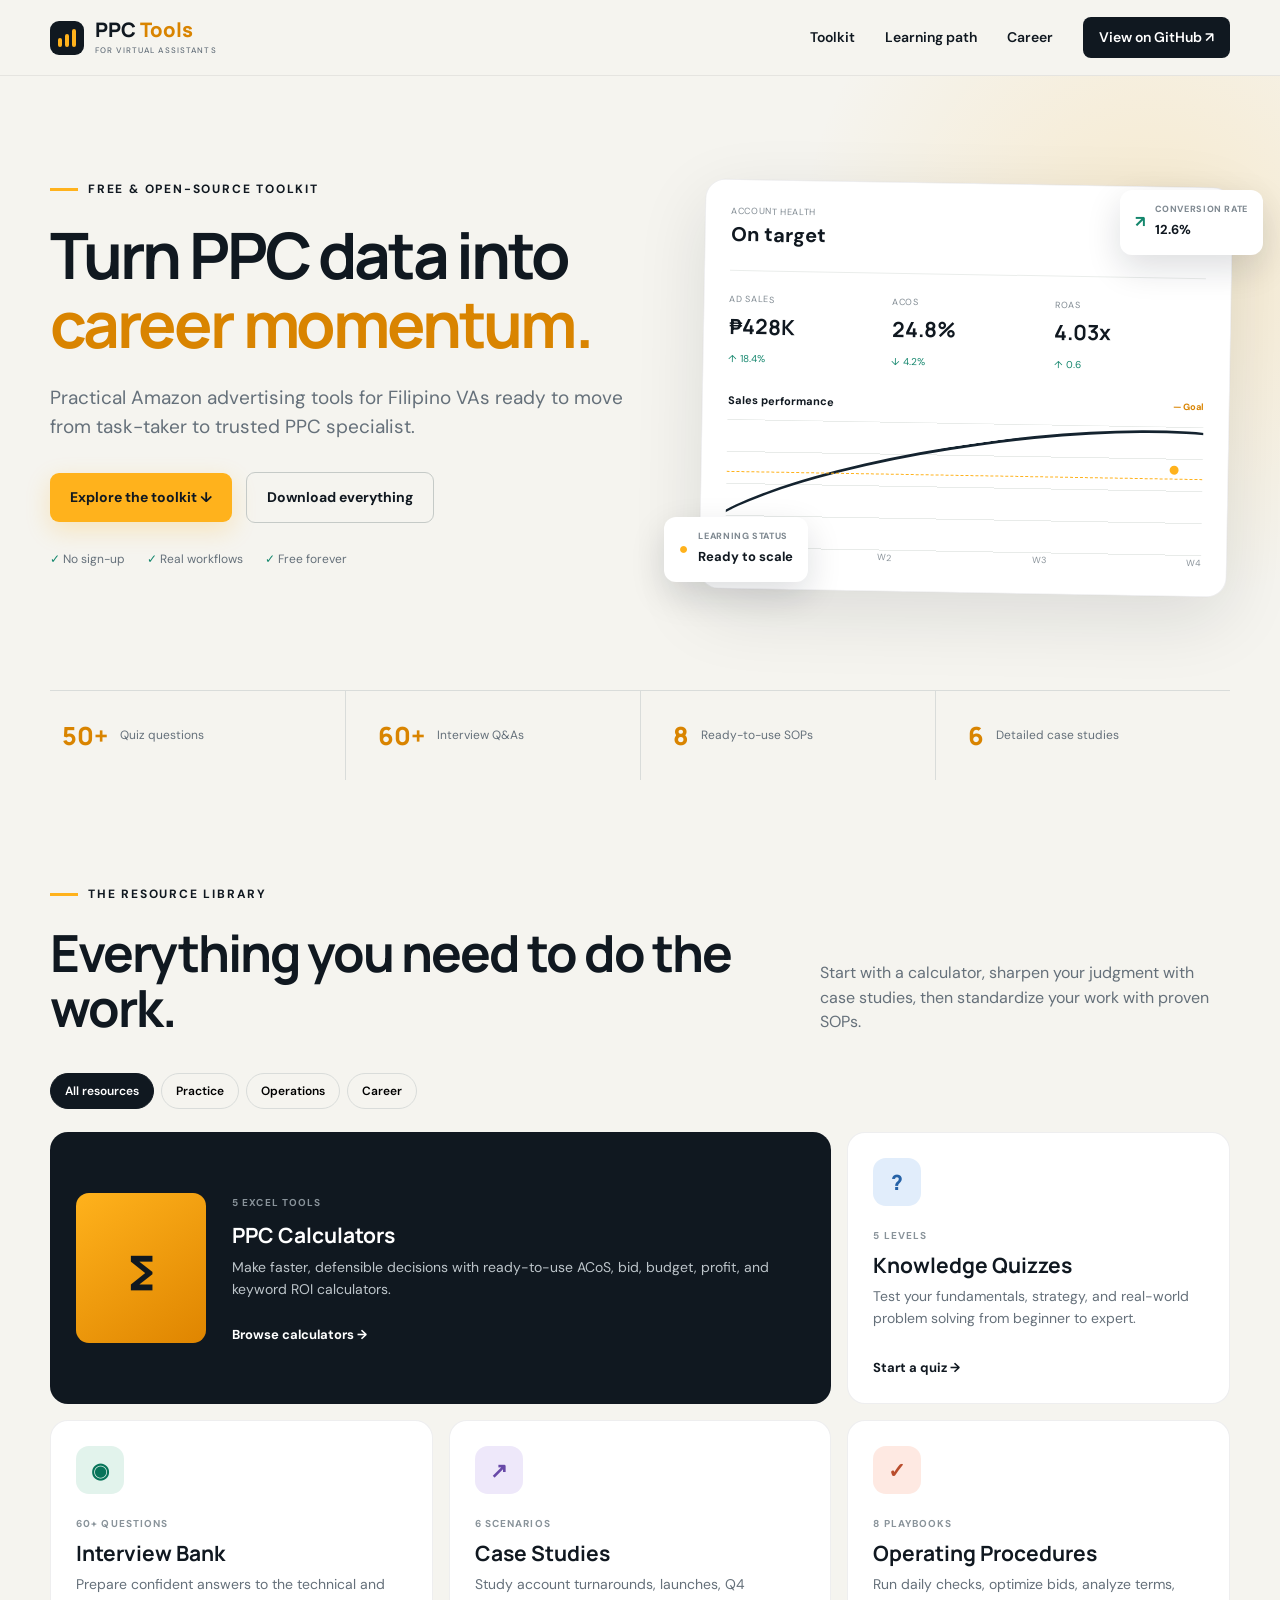
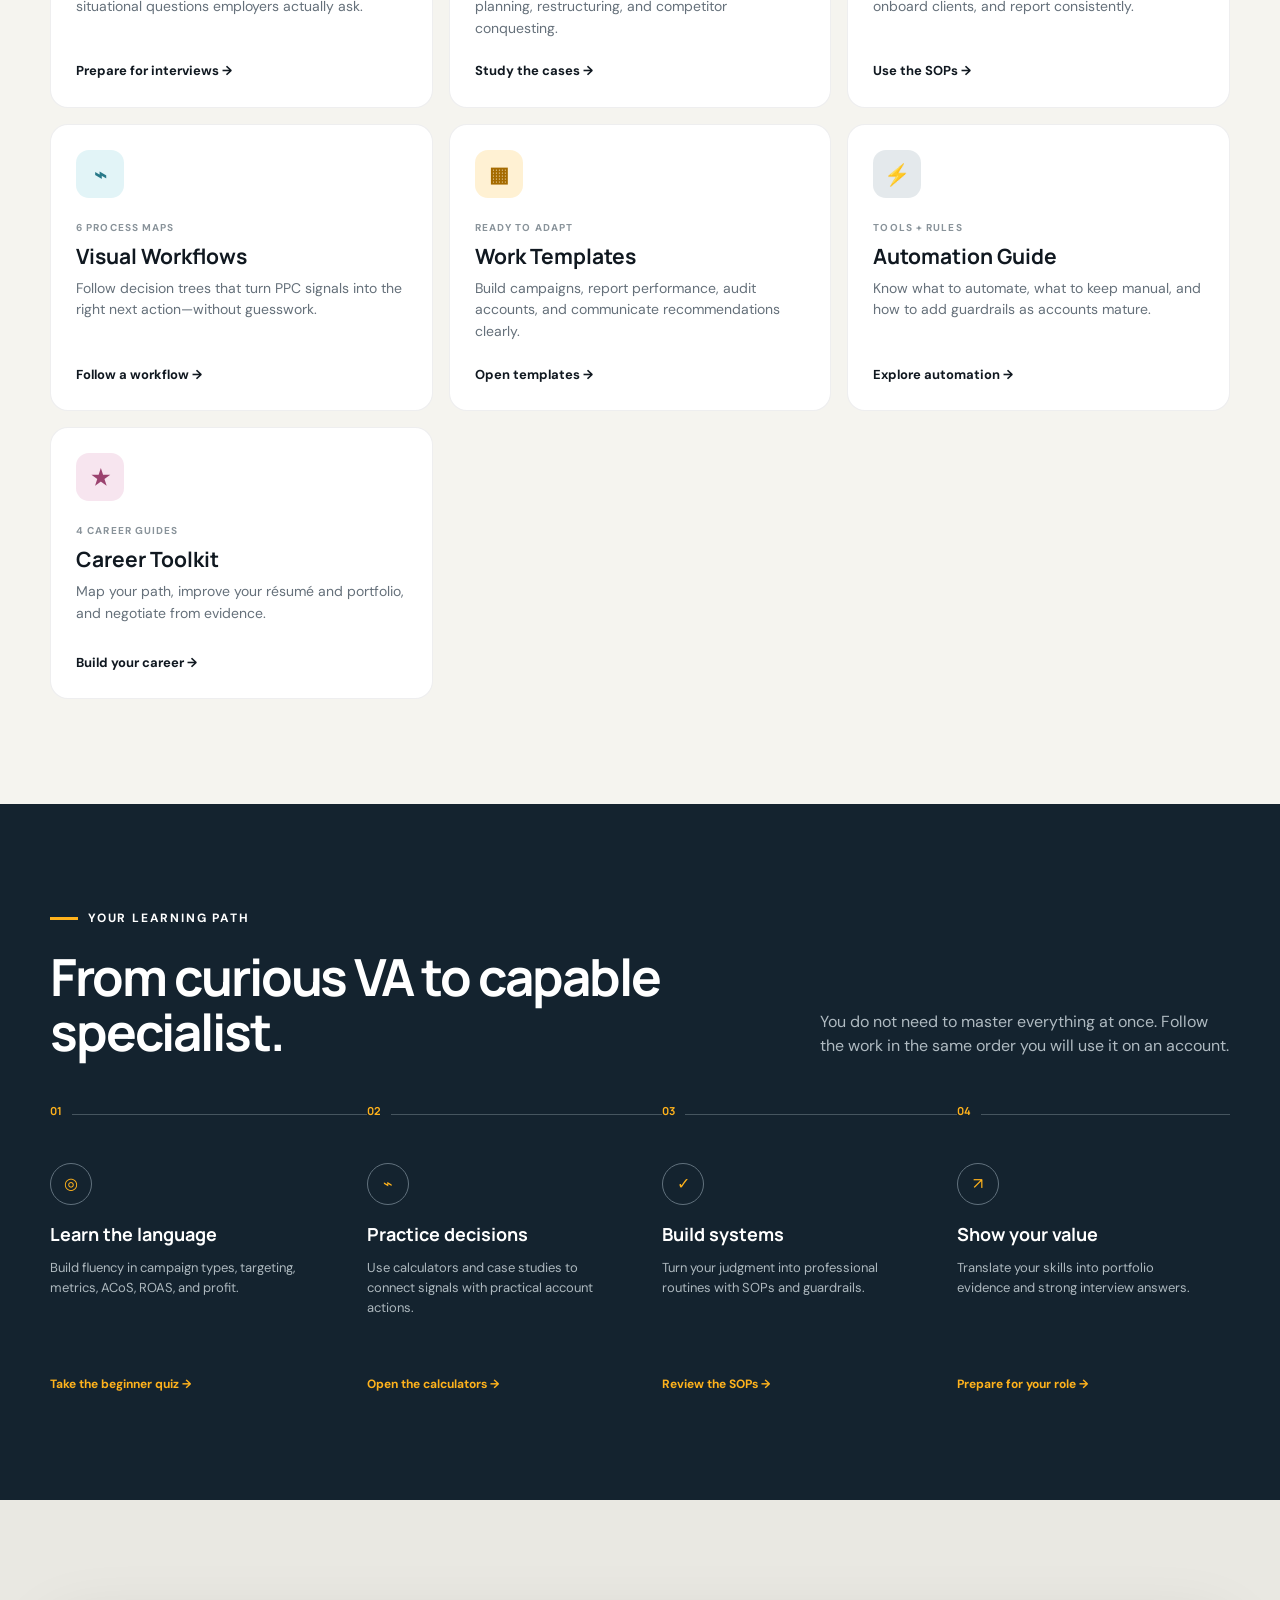
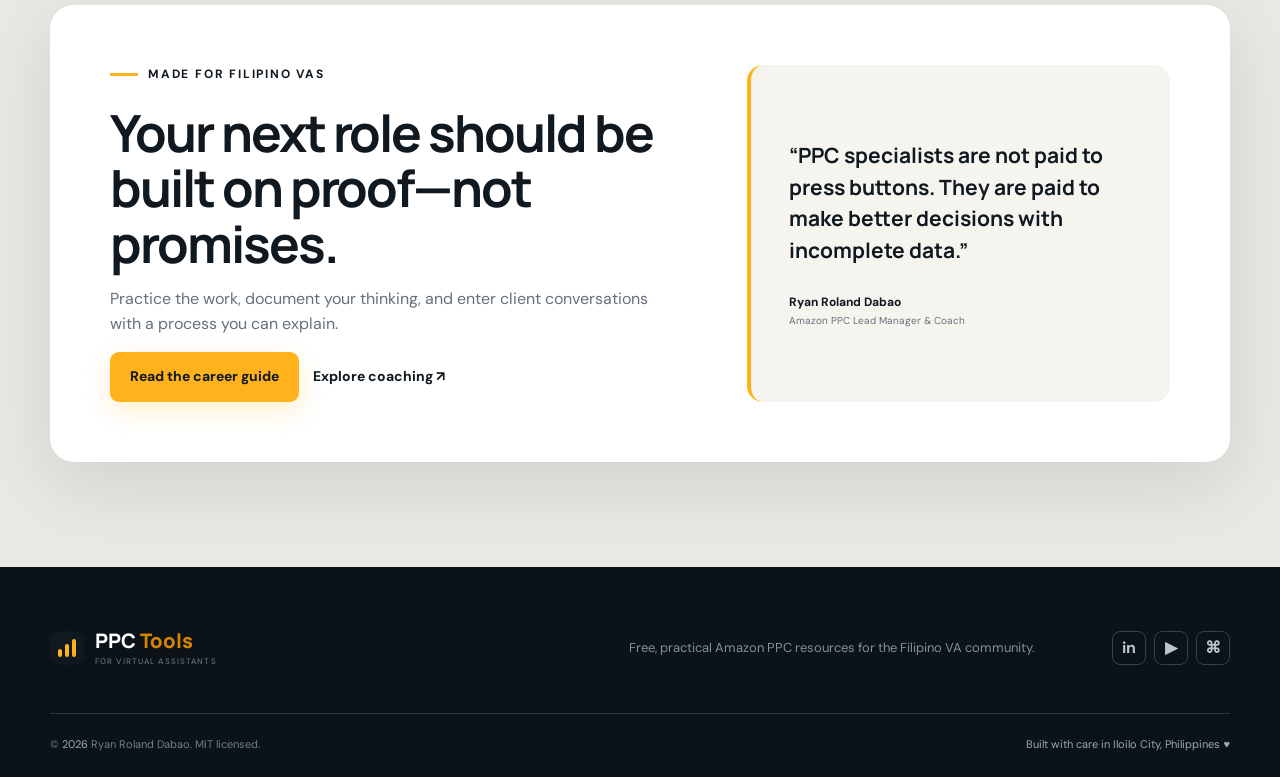
<file: site/index.html>
<!doctype html>
<html lang="en">
<head>
  <meta charset="utf-8"><meta name="viewport" content="width=device-width,initial-scale=1"><meta name="theme-color" content="#101820">
  <meta name="description" content="Free Amazon PPC calculators, SOPs, interview prep, case studies and career resources for Filipino virtual assistants.">
  <meta property="og:title" content="PPC Tools for Virtual Assistants"><meta property="og:description" content="Learn the numbers. Build the systems. Land the role."><meta property="og:type" content="website">
  <title>PPC Tools for Virtual Assistants</title>
  <link rel="preconnect" href="https://fonts.googleapis.com"><link rel="preconnect" href="https://fonts.gstatic.com" crossorigin><link href="https://fonts.googleapis.com/css2?family=DM+Sans:wght@400;500;600;700&family=Manrope:wght@600;700;800&display=swap" rel="stylesheet">
  <link rel="stylesheet" href="styles.css"><script src="app.js" defer></script>
</head>
<body>
<a class="skip" href="#main">Skip to content</a>
<header><a class="brand" href="#top"><i><b></b><b></b><b></b></i><span>PPC <em>Tools</em><small>for Virtual Assistants</small></span></a><button class="menu" aria-expanded="false" aria-controls="nav"><span></span><span></span><span></span><small>Menu</small></button><nav id="nav"><a href="#toolkit">Toolkit</a><a href="#path">Learning path</a><a href="#career">Career</a><a class="git" href="https://github.com/projectamazonph/ppc-tools-for-va">View on GitHub ↗</a></nav></header>
<main id="main">
  <section class="hero" id="top"><div class="hero-grid"><div class="reveal"><p class="eyebrow"><i></i>Free &amp; open-source toolkit</p><h1>Turn PPC data into <em>career momentum.</em></h1><p class="lede">Practical Amazon advertising tools for Filipino VAs ready to move from task-taker to trusted PPC specialist.</p><div class="actions"><a class="primary" href="#toolkit">Explore the toolkit ↓</a><a class="secondary" href="https://github.com/projectamazonph/ppc-tools-for-va/archive/refs/heads/main.zip">Download everything</a></div><ul><li>✓ No sign-up</li><li>✓ Real workflows</li><li>✓ Free forever</li></ul></div>
  <div class="visual reveal"><div class="dash"><div class="dash-head"><div><small>Account health</small><strong>On target</strong></div><span>Last 30 days</span></div><div class="metrics"><div><small>Ad sales</small><b>₱428K</b><em>↑ 18.4%</em></div><div><small>ACoS</small><b>24.8%</b><em>↓ 4.2%</em></div><div><small>ROAS</small><b>4.03x</b><em>↑ 0.6</em></div></div><div class="chart-title">Sales performance <small>— Goal</small></div><div class="chart"><i></i><b></b></div><div class="weeks"><span>W1</span><span>W2</span><span>W3</span><span>W4</span></div></div><div class="float f1">↗ <span><small>Conversion rate</small><b>12.6%</b></span></div><div class="float f2">● <span><small>Learning status</small><b>Ready to scale</b></span></div></div></div>
  <div class="stats"><div><b>50+</b><span>Quiz questions</span></div><div><b>60+</b><span>Interview Q&amp;As</span></div><div><b>8</b><span>Ready-to-use SOPs</span></div><div><b>6</b><span>Detailed case studies</span></div></div></section>

  <section class="library" id="toolkit"><div class="heading reveal"><div><p class="eyebrow"><i></i>The resource library</p><h2>Everything you need to do the work.</h2></div><p>Start with a calculator, sharpen your judgment with case studies, then standardize your work with proven SOPs.</p></div><div class="filters reveal"><button class="active" data-filter="all">All resources</button><button data-filter="practice">Practice</button><button data-filter="operations">Operations</button><button data-filter="career">Career</button></div>
  <div class="cards">
    <article class="card feature reveal" data-category="practice"><div class="icon amber">∑</div><div><span>5 Excel tools</span><h3>PPC Calculators</h3><p>Make faster, defensible decisions with ready-to-use ACoS, bid, budget, profit, and keyword ROI calculators.</p><a href="calculators.html">Browse calculators →</a></div></article>
    <article class="card reveal" data-category="practice"><div class="icon blue">?</div><span>5 levels</span><h3>Knowledge Quizzes</h3><p>Test your fundamentals, strategy, and real-world problem solving from beginner to expert.</p><a href="quizzes.html">Start a quiz →</a></article>
    <article class="card reveal" data-category="career"><div class="icon green">◉</div><span>60+ questions</span><h3>Interview Bank</h3><p>Prepare confident answers to the technical and situational questions employers actually ask.</p><a href="interviews.html">Prepare for interviews →</a></article>
    <article class="card reveal" data-category="practice"><div class="icon purple">↗</div><span>6 scenarios</span><h3>Case Studies</h3><p>Study account turnarounds, launches, Q4 planning, restructuring, and competitor conquesting.</p><a href="case-studies.html">Study the cases →</a></article>
    <article class="card reveal" data-category="operations"><div class="icon coral">✓</div><span>8 playbooks</span><h3>Operating Procedures</h3><p>Run daily checks, optimize bids, analyze terms, onboard clients, and report consistently.</p><a href="sops.html">Use the SOPs →</a></article>
    <article class="card reveal" data-category="operations"><div class="icon sky">⌁</div><span>6 process maps</span><h3>Visual Workflows</h3><p>Follow decision trees that turn PPC signals into the right next action—without guesswork.</p><a href="workflows.html">Follow a workflow →</a></article>
    <article class="card reveal" data-category="operations"><div class="icon gold">▦</div><span>Ready to adapt</span><h3>Work Templates</h3><p>Build campaigns, report performance, audit accounts, and communicate recommendations clearly.</p><a href="templates.html">Open templates →</a></article>
    <article class="card reveal" data-category="operations"><div class="icon navy">⚡</div><span>Tools + rules</span><h3>Automation Guide</h3><p>Know what to automate, what to keep manual, and how to add guardrails as accounts mature.</p><a href="automation.html">Explore automation →</a></article>
    <article class="card reveal" data-category="career"><div class="icon pink">★</div><span>4 career guides</span><h3>Career Toolkit</h3><p>Map your path, improve your résumé and portfolio, and negotiate from evidence.</p><a href="career.html">Build your career →</a></article>
  </div></section>

  <section class="path" id="path"><div class="heading reveal"><div><p class="eyebrow"><i></i>Your learning path</p><h2>From curious VA to capable specialist.</h2></div><p>You do not need to master everything at once. Follow the work in the same order you will use it on an account.</p></div><ol><li class="reveal"><span>01</span><i>◎</i><h3>Learn the language</h3><p>Build fluency in campaign types, targeting, metrics, ACoS, ROAS, and profit.</p><a href="quizzes.html">Take the beginner quiz →</a></li><li class="reveal"><span>02</span><i>⌁</i><h3>Practice decisions</h3><p>Use calculators and case studies to connect signals with practical account actions.</p><a href="calculators.html">Open the calculators →</a></li><li class="reveal"><span>03</span><i>✓</i><h3>Build systems</h3><p>Turn your judgment into professional routines with SOPs and guardrails.</p><a href="sops.html">Review the SOPs →</a></li><li class="reveal"><span>04</span><i>↗</i><h3>Show your value</h3><p>Translate your skills into portfolio evidence and strong interview answers.</p><a href="career.html">Prepare for your role →</a></li></ol></section>

  <section class="career" id="career"><div class="career-box reveal"><div><p class="eyebrow"><i></i>Made for Filipino VAs</p><h2>Your next role should be built on proof—not promises.</h2><p>Practice the work, document your thinking, and enter client conversations with a process you can explain.</p><div class="actions"><a class="primary" href="career.html">Read the career guide</a><a href="https://projectamazonph-courses.netlify.app">Explore coaching ↗</a></div></div><blockquote>“PPC specialists are not paid to press buttons. They are paid to make better decisions with incomplete data.”<footer>Ryan Roland Dabao <small>Amazon PPC Lead Manager &amp; Coach</small></footer></blockquote></div></section>
</main>
<footer><div class="foot-top"><a class="brand" href="#top"><i><b></b><b></b><b></b></i><span>PPC <em>Tools</em><small>for Virtual Assistants</small></span></a><p>Free, practical Amazon PPC resources for the Filipino VA community.</p><div><a href="https://www.linkedin.com/in/ryan-roland-dabao-55416187">in</a><a href="https://youtube.com/@RyanRolandDabao">▶</a><a href="https://github.com/projectamazonph/ppc-tools-for-va">⌘</a></div></div><div class="foot-bottom"><span>© <span id="year"></span> Ryan Roland Dabao. MIT licensed.</span><span>Built with care in Iloilo City, Philippines ♥</span></div></footer>
</body></html>
</file>
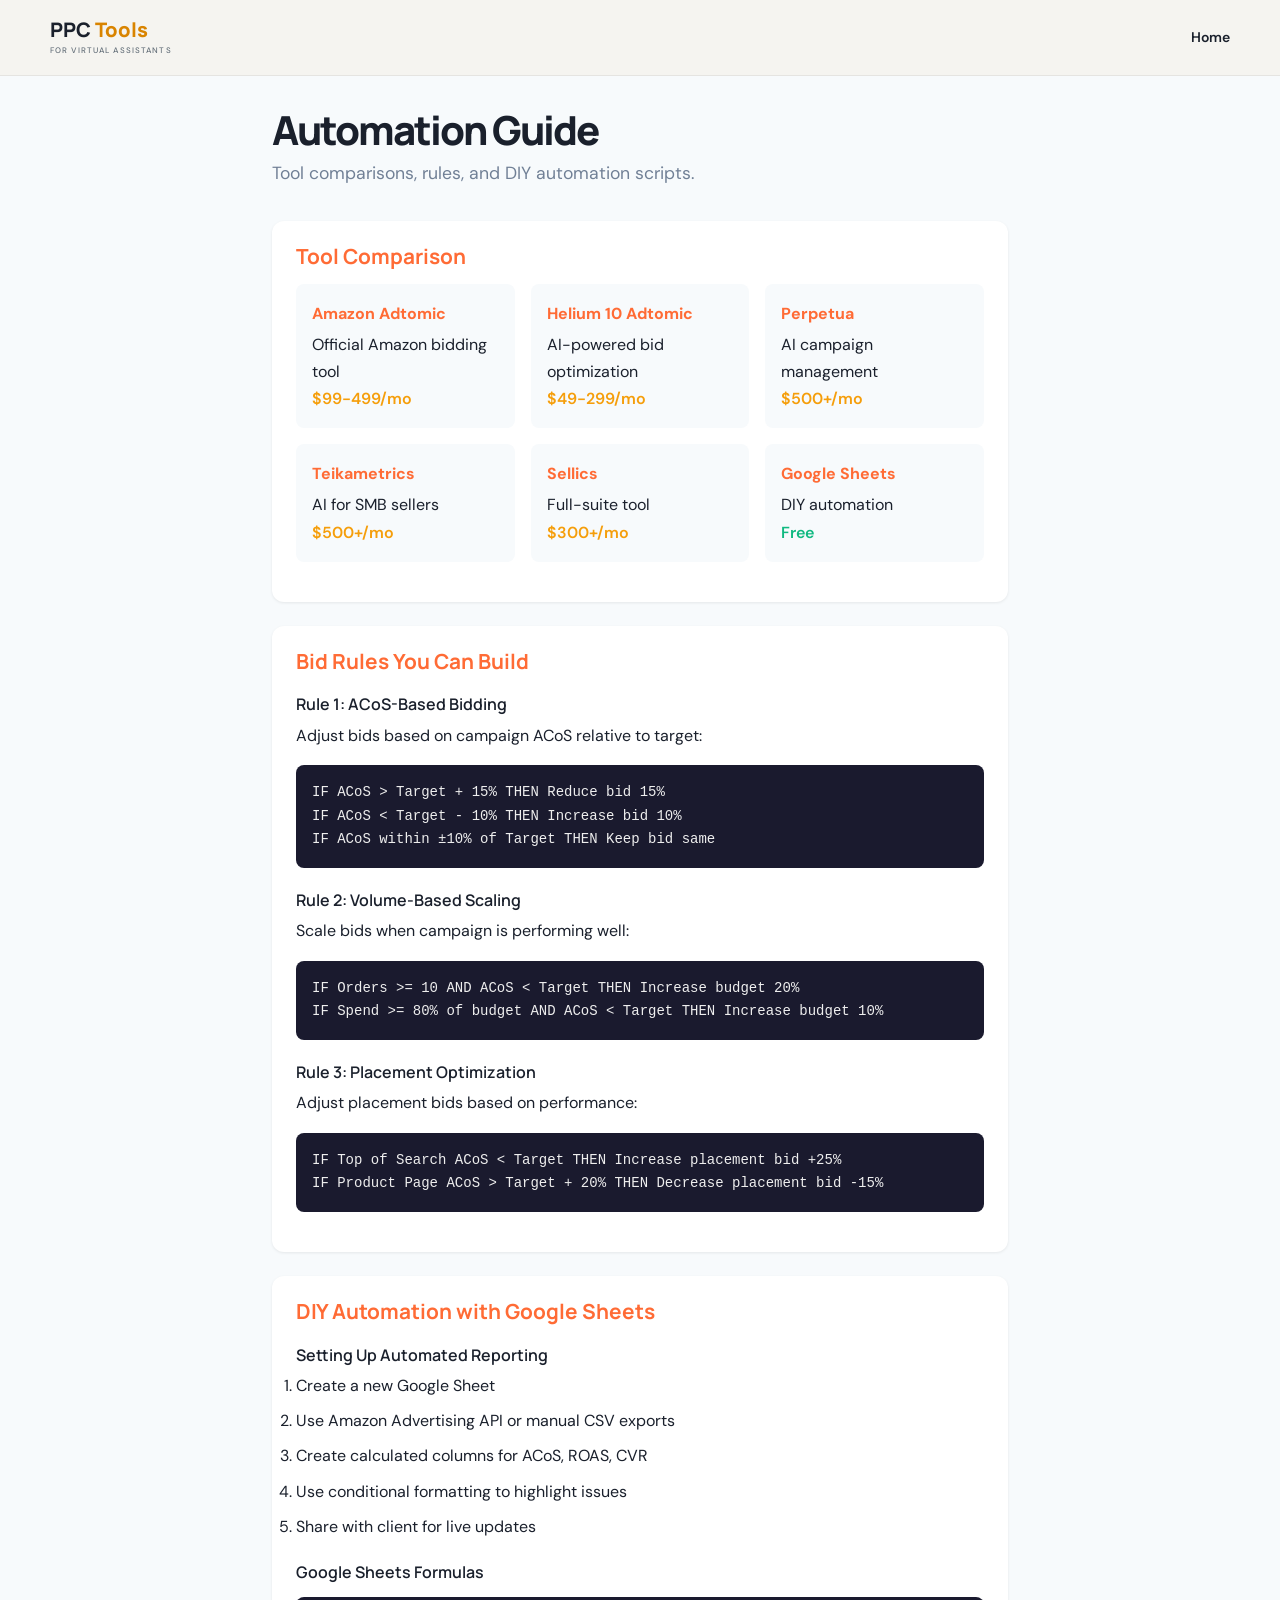
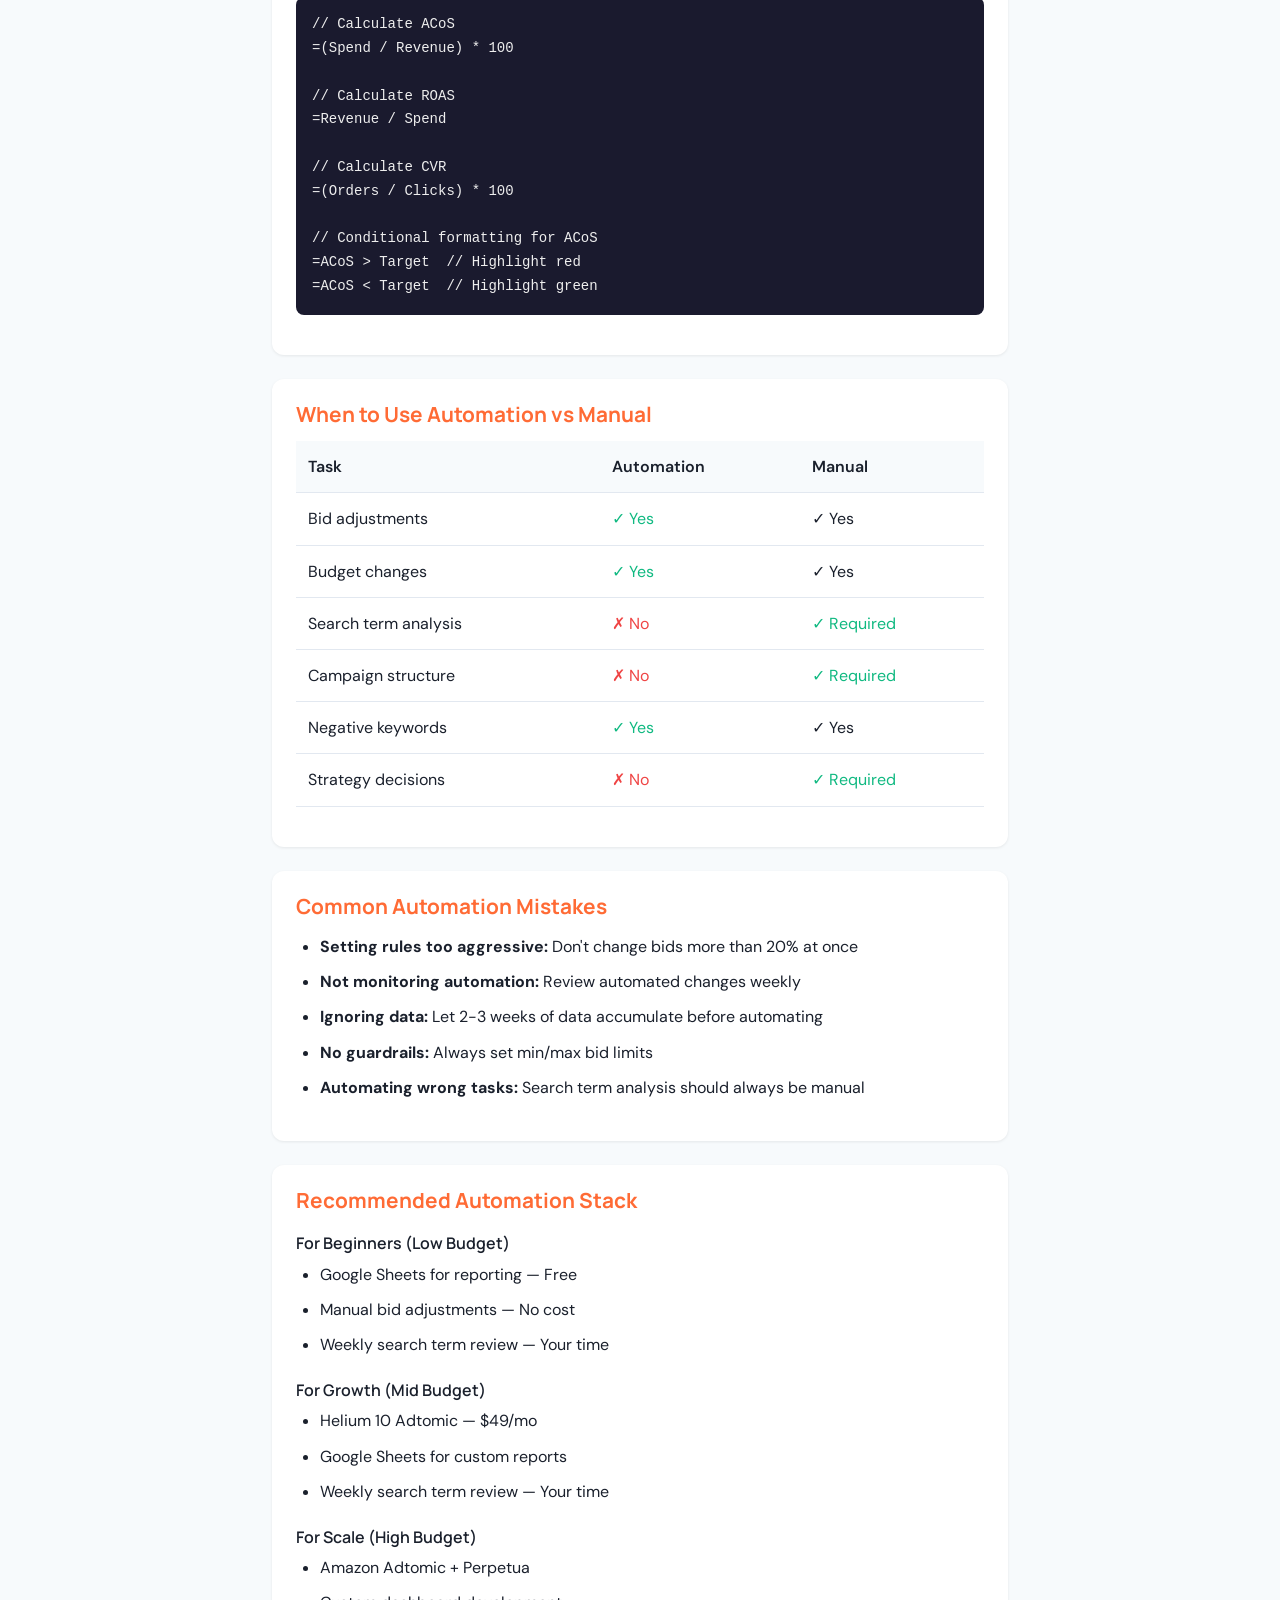
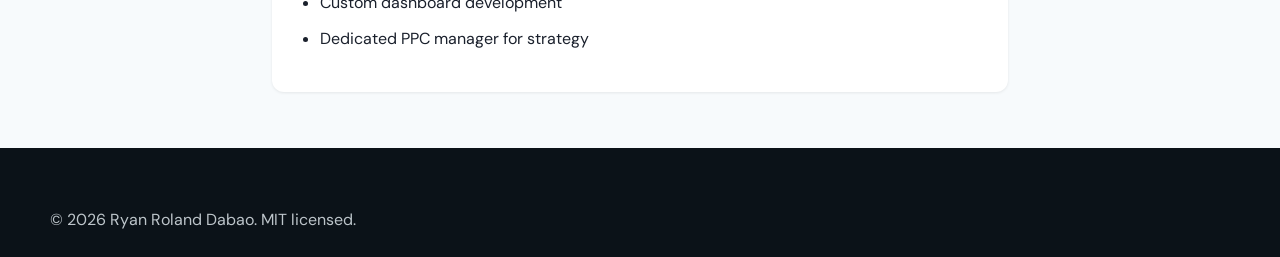
<file: site/automation.html>
<!doctype html>
<html lang="en">
<head>
  <meta charset="utf-8">
  <meta name="viewport" content="width=device-width,initial-scale=1">
  <title>Automation - PPC Tools for VAs</title>
  <link rel="stylesheet" href="styles.css">
  <link rel="preconnect" href="https://fonts.googleapis.com">
  <link href="https://fonts.googleapis.com/css2?family=DM+Sans:wght@400;500;600;700&family=Manrope:wght@600;700;800&display=swap" rel="stylesheet">
  <style>
    :root { --primary: #FF6B35; --success: #10B981; --warning: #F59E0B; --surface: #ffffff; --surface-alt: #F7FAFC; --text: #1A202C; --text-muted: #718096; --border: #E2E8F0; }
    * { box-sizing: border-box; margin: 0; padding: 0; }
    body { font-family: 'DM Sans', -apple-system, BlinkMacSystemFont, sans-serif; background: var(--surface-alt); color: var(--text); line-height: 1.7; }
    .container { max-width: 800px; margin: 0 auto; padding: 2rem; }
    h1 { font-family: 'Manrope', sans-serif; font-size: 2.5rem; font-weight: 800; margin-bottom: 0.5rem; }
    .subtitle { color: var(--text-muted); font-size: 1.1rem; margin-bottom: 2rem; }
    .section { background: var(--surface); border-radius: 12px; padding: 1.5rem; margin-bottom: 1.5rem; box-shadow: 0 1px 3px rgba(0,0,0,0.08); }
    .section h2 { font-family: 'Manrope', sans-serif; font-size: 1.3rem; font-weight: 700; margin-bottom: 1rem; color: var(--primary); }
    .section h3 { font-size: 1rem; font-weight: 600; margin: 1.5rem 0 0.5rem; }
    .tool-grid { display: grid; grid-template-columns: repeat(auto-fit, minmax(200px, 1fr)); gap: 1rem; margin: 1rem 0; }
    .tool-card { background: var(--surface-alt); padding: 1rem; border-radius: 8px; }
    .tool-card strong { display: block; color: var(--primary); margin-bottom: 0.25rem; }
    .tool-card .price { color: var(--success); font-weight: 600; }
    .tool-card .free { color: var(--success); }
    .tool-card .paid { color: #F59E0B; }
    .code-block { background: #1a1a2e; color: #eee; padding: 1rem; border-radius: 8px; font-family: monospace; font-size: 0.875rem; overflow-x: auto; white-space: pre; margin: 1rem 0; }
    ul { margin-left: 1.5rem; margin-bottom: 1rem; }
    li { margin-bottom: 0.5rem; }
    .comparison-table { width: 100%; border-collapse: collapse; margin: 1rem 0; }
    .comparison-table th, .comparison-table td { padding: 0.75rem; text-align: left; border-bottom: 1px solid var(--border); }
    .comparison-table th { background: var(--surface-alt); font-weight: 600; }
    .check { color: var(--success); }
    .cross { color: #EF4444; }
  </style>
</head>
<body>
<header><a class="brand" href="index.html"><span>PPC <em>Tools</em><small>for Virtual Assistants</small></span></a><nav><a href="index.html">Home</a></nav></header>
<main>
  <div class="container">
    <h1>Automation Guide</h1>
    <p class="subtitle">Tool comparisons, rules, and DIY automation scripts.</p>

    <div class="section">
      <h2>Tool Comparison</h2>
      <div class="tool-grid">
        <div class="tool-card">
          <strong>Amazon Adtomic</strong>
          <p>Official Amazon bidding tool</p>
          <span class="price paid">$99-499/mo</span>
        </div>
        <div class="tool-card">
          <strong>Helium 10 Adtomic</strong>
          <p>AI-powered bid optimization</p>
          <span class="price paid">$49-299/mo</span>
        </div>
        <div class="tool-card">
          <strong>Perpetua</strong>
          <p>AI campaign management</p>
          <span class="price paid">$500+/mo</span>
        </div>
        <div class="tool-card">
          <strong>Teikametrics</strong>
          <p>AI for SMB sellers</p>
          <span class="price paid">$500+/mo</span>
        </div>
        <div class="tool-card">
          <strong>Sellics</strong>
          <p>Full-suite tool</p>
          <span class="price paid">$300+/mo</span>
        </div>
        <div class="tool-card">
          <strong>Google Sheets</strong>
          <p>DIY automation</p>
          <span class="price free">Free</span>
        </div>
      </div>
    </div>

    <div class="section">
      <h2>Bid Rules You Can Build</h2>
      <h3>Rule 1: ACoS-Based Bidding</h3>
      <p>Adjust bids based on campaign ACoS relative to target:</p>
      <div class="code-block">IF ACoS > Target + 15% THEN Reduce bid 15%
IF ACoS < Target - 10% THEN Increase bid 10%
IF ACoS within ±10% of Target THEN Keep bid same</div>

      <h3>Rule 2: Volume-Based Scaling</h3>
      <p>Scale bids when campaign is performing well:</p>
      <div class="code-block">IF Orders >= 10 AND ACoS < Target THEN Increase budget 20%
IF Spend >= 80% of budget AND ACoS < Target THEN Increase budget 10%</div>

      <h3>Rule 3: Placement Optimization</h3>
      <p>Adjust placement bids based on performance:</p>
      <div class="code-block">IF Top of Search ACoS < Target THEN Increase placement bid +25%
IF Product Page ACoS > Target + 20% THEN Decrease placement bid -15%</div>
    </div>

    <div class="section">
      <h2>DIY Automation with Google Sheets</h2>
      <h3>Setting Up Automated Reporting</h3>
      <ol>
        <li>Create a new Google Sheet</li>
        <li>Use Amazon Advertising API or manual CSV exports</li>
        <li>Create calculated columns for ACoS, ROAS, CVR</li>
        <li>Use conditional formatting to highlight issues</li>
        <li>Share with client for live updates</li>
      </ol>
      <h3>Google Sheets Formulas</h3>
      <div class="code-block">// Calculate ACoS
=(Spend / Revenue) * 100

// Calculate ROAS
=Revenue / Spend

// Calculate CVR
=(Orders / Clicks) * 100

// Conditional formatting for ACoS
=ACoS > Target  // Highlight red
=ACoS < Target  // Highlight green</div>
    </div>

    <div class="section">
      <h2>When to Use Automation vs Manual</h2>
      <table class="comparison-table">
        <tr><th>Task</th><th>Automation</th><th>Manual</th></tr>
        <tr><td>Bid adjustments</td><td class="check">✓ Yes</td><td>✓ Yes</td></tr>
        <tr><td>Budget changes</td><td class="check">✓ Yes</td><td>✓ Yes</td></tr>
        <tr><td>Search term analysis</td><td class="cross">✗ No</td><td class="check">✓ Required</td></tr>
        <tr><td>Campaign structure</td><td class="cross">✗ No</td><td class="check">✓ Required</td></tr>
        <tr><td>Negative keywords</td><td class="check">✓ Yes</td><td>✓ Yes</td></tr>
        <tr><td>Strategy decisions</td><td class="cross">✗ No</td><td class="check">✓ Required</td></tr>
      </table>
    </div>

    <div class="section">
      <h2>Common Automation Mistakes</h2>
      <ul>
        <li><strong>Setting rules too aggressive:</strong> Don't change bids more than 20% at once</li>
        <li><strong>Not monitoring automation:</strong> Review automated changes weekly</li>
        <li><strong>Ignoring data:</strong> Let 2-3 weeks of data accumulate before automating</li>
        <li><strong>No guardrails:</strong> Always set min/max bid limits</li>
        <li><strong>Automating wrong tasks:</strong> Search term analysis should always be manual</li>
      </ul>
    </div>

    <div class="section">
      <h2>Recommended Automation Stack</h2>
      <h3>For Beginners (Low Budget)</h3>
      <ul>
        <li>Google Sheets for reporting — Free</li>
        <li>Manual bid adjustments — No cost</li>
        <li>Weekly search term review — Your time</li>
      </ul>
      <h3>For Growth (Mid Budget)</h3>
      <ul>
        <li>Helium 10 Adtomic — $49/mo</li>
        <li>Google Sheets for custom reports</li>
        <li>Weekly search term review — Your time</li>
      </ul>
      <h3>For Scale (High Budget)</h3>
      <ul>
        <li>Amazon Adtomic + Perpetua</li>
        <li>Custom dashboard development</li>
        <li>Dedicated PPC manager for strategy</li>
      </ul>
    </div>

  </div>
</main>
<footer><p>&copy; 2026 Ryan Roland Dabao. MIT licensed.</p></footer>
</body>
</html>
</file>
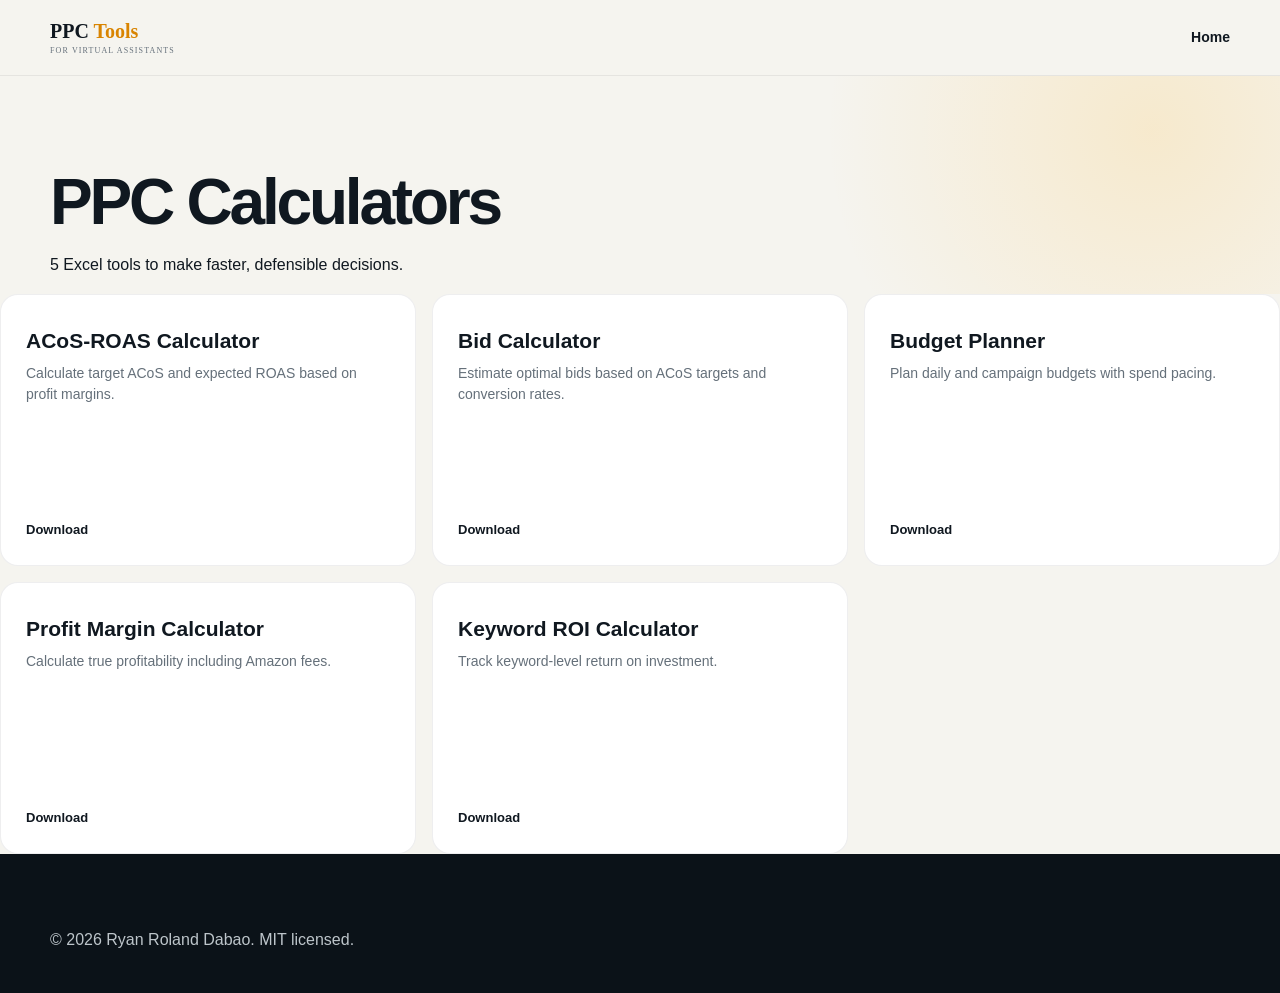
<file: site/calculators.html>
<!doctype html>
<html lang="en">
<head>
  <meta charset="utf-8">
  <meta name="viewport" content="width=device-width,initial-scale=1">
  <title>Calculators - PPC Tools for VAs</title>
  <link rel="stylesheet" href="styles.css">
</head>
<body>
<header><a class="brand" href="index.html"><span>PPC <em>Tools</em><small>for Virtual Assistants</small></span></a><nav><a href="index.html">Home</a></nav></header>
<main>
  <section class="hero"><h1>PPC Calculators</h1><p>5 Excel tools to make faster, defensible decisions.</p></section>
  <section class="cards">
    <article class="card"><h3>ACoS-ROAS Calculator</h3><p>Calculate target ACoS and expected ROAS based on profit margins.</p><a href="https://github.com/projectamazonph/ppc-tools-for-va/raw/main/calculators/ACoS-ROAS-Calculator.xlsx" target="_blank" rel="noopener">Download</a></article>
    <article class="card"><h3>Bid Calculator</h3><p>Estimate optimal bids based on ACoS targets and conversion rates.</p><a href="https://github.com/projectamazonph/ppc-tools-for-va/raw/main/calculators/Bid-Calculator.xlsx" target="_blank" rel="noopener">Download</a></article>
    <article class="card"><h3>Budget Planner</h3><p>Plan daily and campaign budgets with spend pacing.</p><a href="https://github.com/projectamazonph/ppc-tools-for-va/raw/main/calculators/Budget-Planner.xlsx" target="_blank" rel="noopener">Download</a></article>
    <article class="card"><h3>Profit Margin Calculator</h3><p>Calculate true profitability including Amazon fees.</p><a href="https://github.com/projectamazonph/ppc-tools-for-va/raw/main/calculators/Profit-Margin-Calculator.xlsx" target="_blank" rel="noopener">Download</a></article>
    <article class="card"><h3>Keyword ROI Calculator</h3><p>Track keyword-level return on investment.</p><a href="https://github.com/projectamazonph/ppc-tools-for-va/raw/main/calculators/Keyword-ROI-Calculator.xlsx" target="_blank" rel="noopener">Download</a></article>
  </section>
</main>
<footer><p>&copy; 2026 Ryan Roland Dabao. MIT licensed.</p></footer>
</body>
</html>
</file>
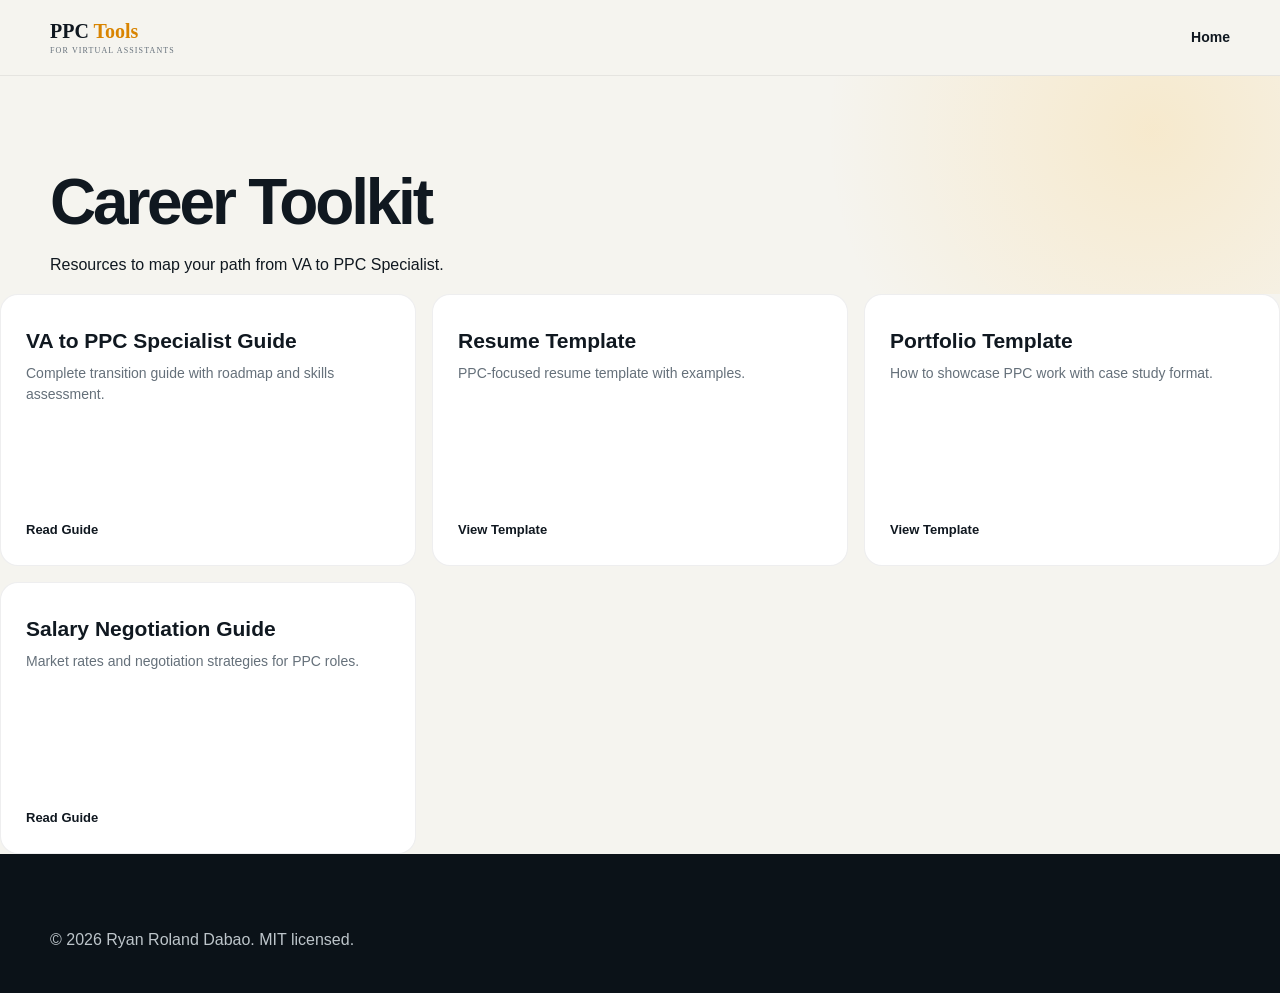
<file: site/career.html>
<!doctype html>
<html lang="en">
<head>
  <meta charset="utf-8">
  <meta name="viewport" content="width=device-width,initial-scale=1">
  <title>Career - PPC Tools for VAs</title>
  <link rel="stylesheet" href="styles.css">
</head>
<body>
<header><a class="brand" href="index.html"><span>PPC <em>Tools</em><small>for Virtual Assistants</small></span></a><nav><a href="index.html">Home</a></nav></header>
<main>
  <section class="hero"><h1>Career Toolkit</h1><p>Resources to map your path from VA to PPC Specialist.</p></section>
  <section class="cards">
    <article class="card"><h3>VA to PPC Specialist Guide</h3><p>Complete transition guide with roadmap and skills assessment.</p><a href="https://github.com/projectamazonph/ppc-tools-for-va/raw/main/career/VA-to-PPC-Specialist-Guide.md" target="_blank" rel="noopener">Read Guide</a></article>
    <article class="card"><h3>Resume Template</h3><p>PPC-focused resume template with examples.</p><a href="https://github.com/projectamazonph/ppc-tools-for-va/raw/main/career/resume-template.md" target="_blank" rel="noopener">View Template</a></article>
    <article class="card"><h3>Portfolio Template</h3><p>How to showcase PPC work with case study format.</p><a href="https://github.com/projectamazonph/ppc-tools-for-va/raw/main/career/portfolio-template.md" target="_blank" rel="noopener">View Template</a></article>
    <article class="card"><h3>Salary Negotiation Guide</h3><p>Market rates and negotiation strategies for PPC roles.</p><a href="https://github.com/projectamazonph/ppc-tools-for-va/raw/main/career/salary-negotiation-guide.md" target="_blank" rel="noopener">Read Guide</a></article>
  </section>
</main>
<footer><p>&copy; 2026 Ryan Roland Dabao. MIT licensed.</p></footer>
</body>
</html>
</file>
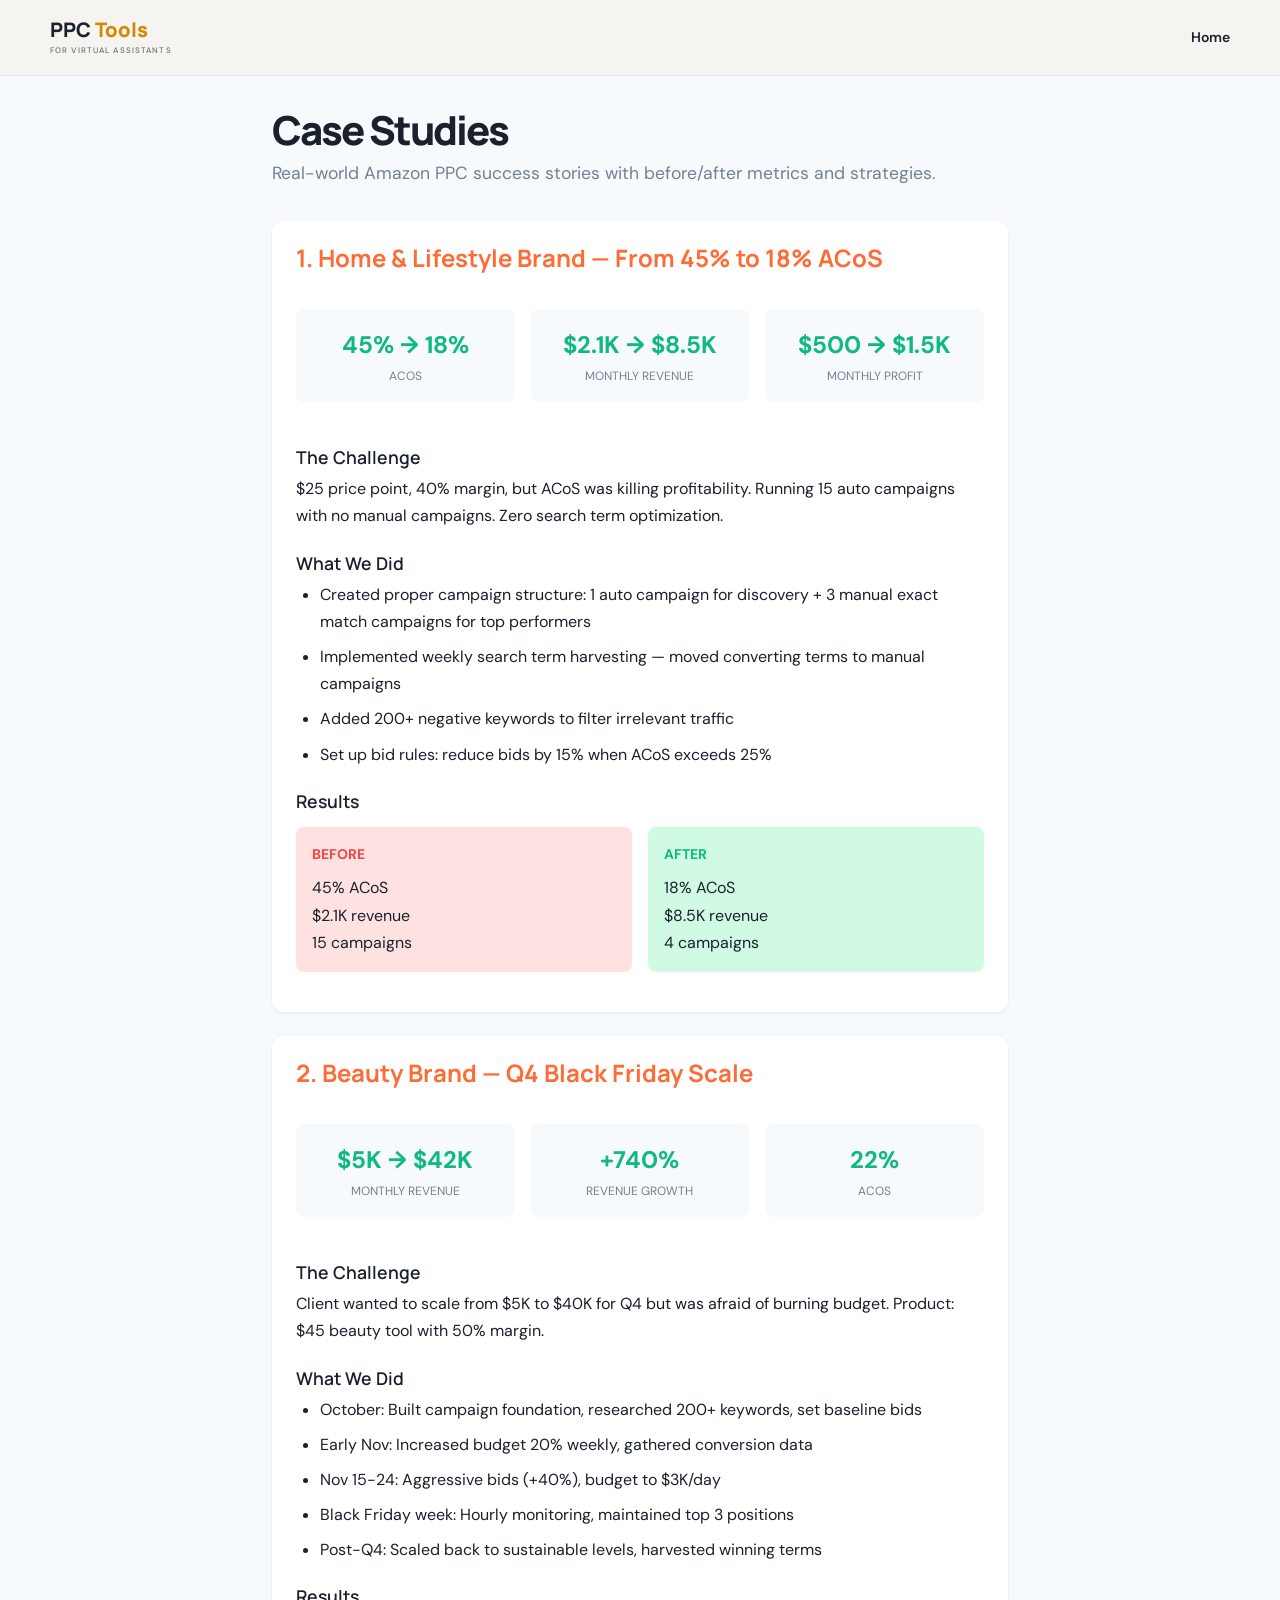
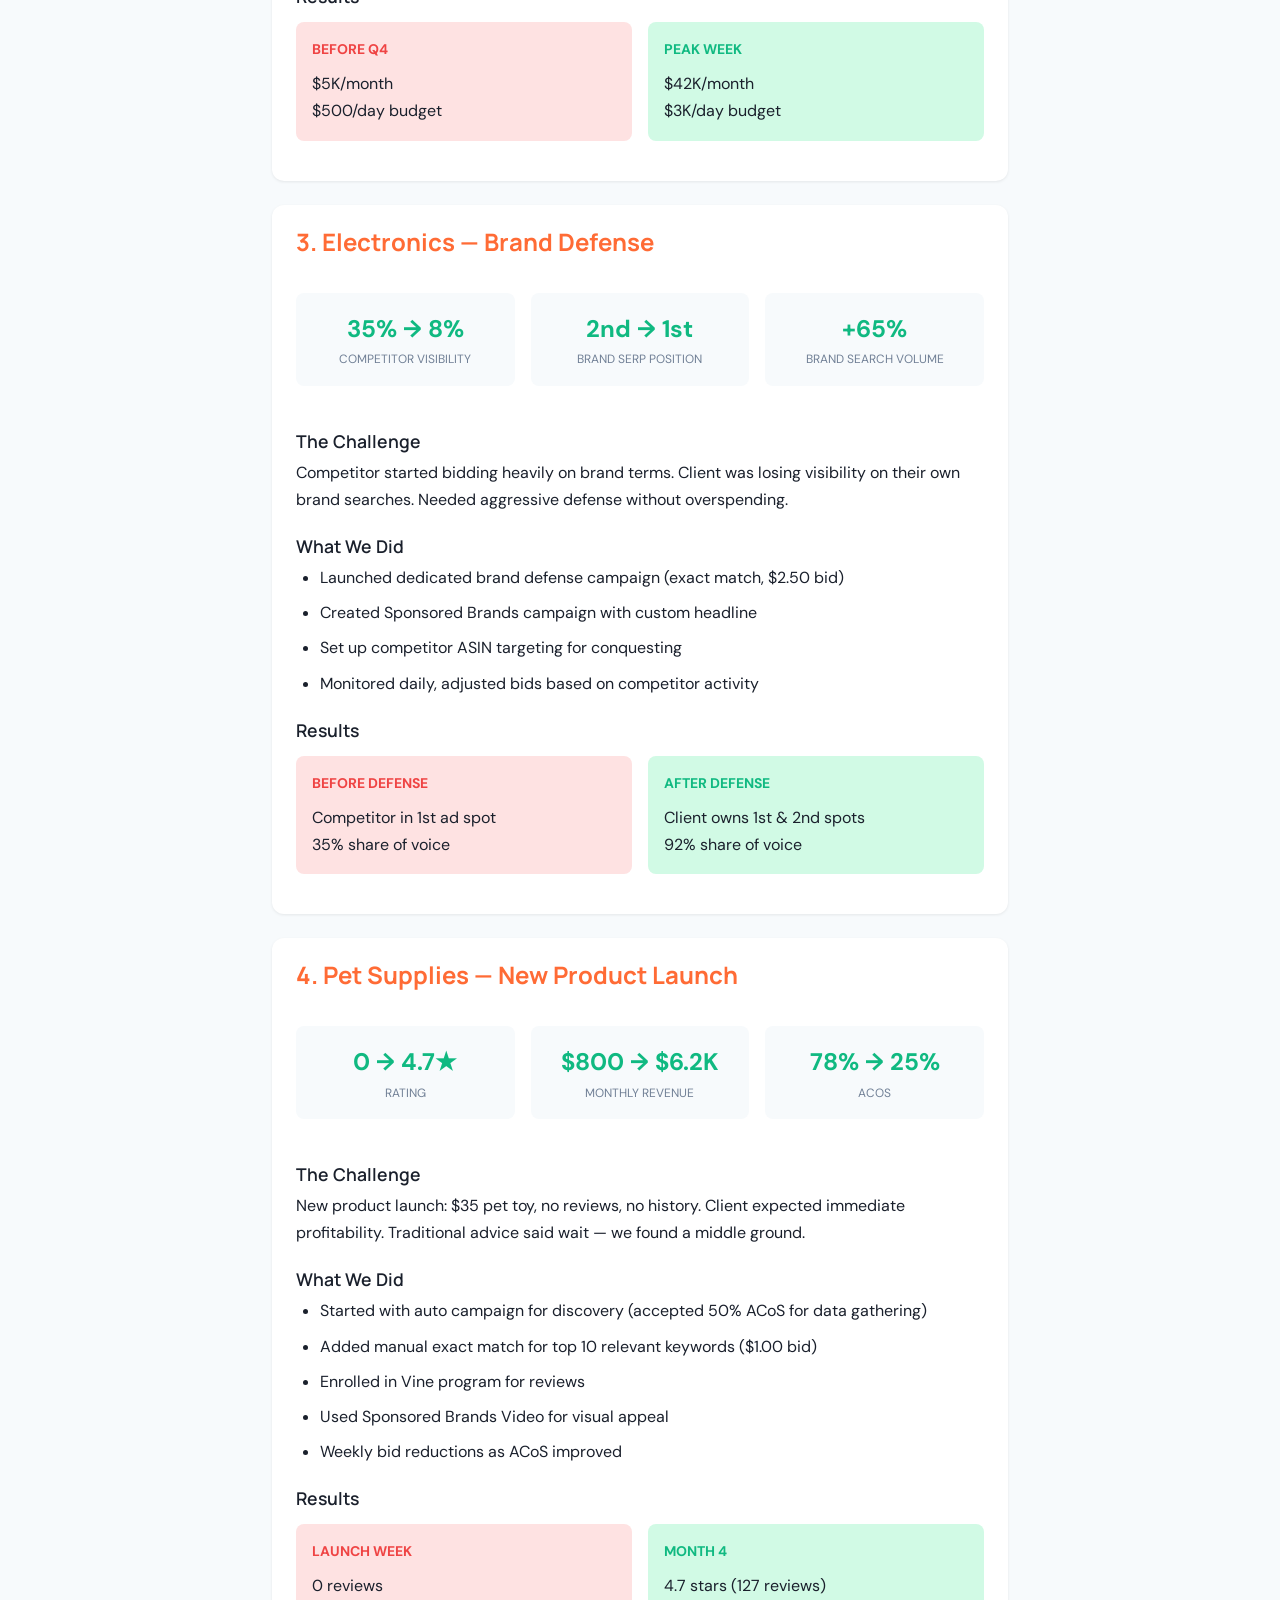
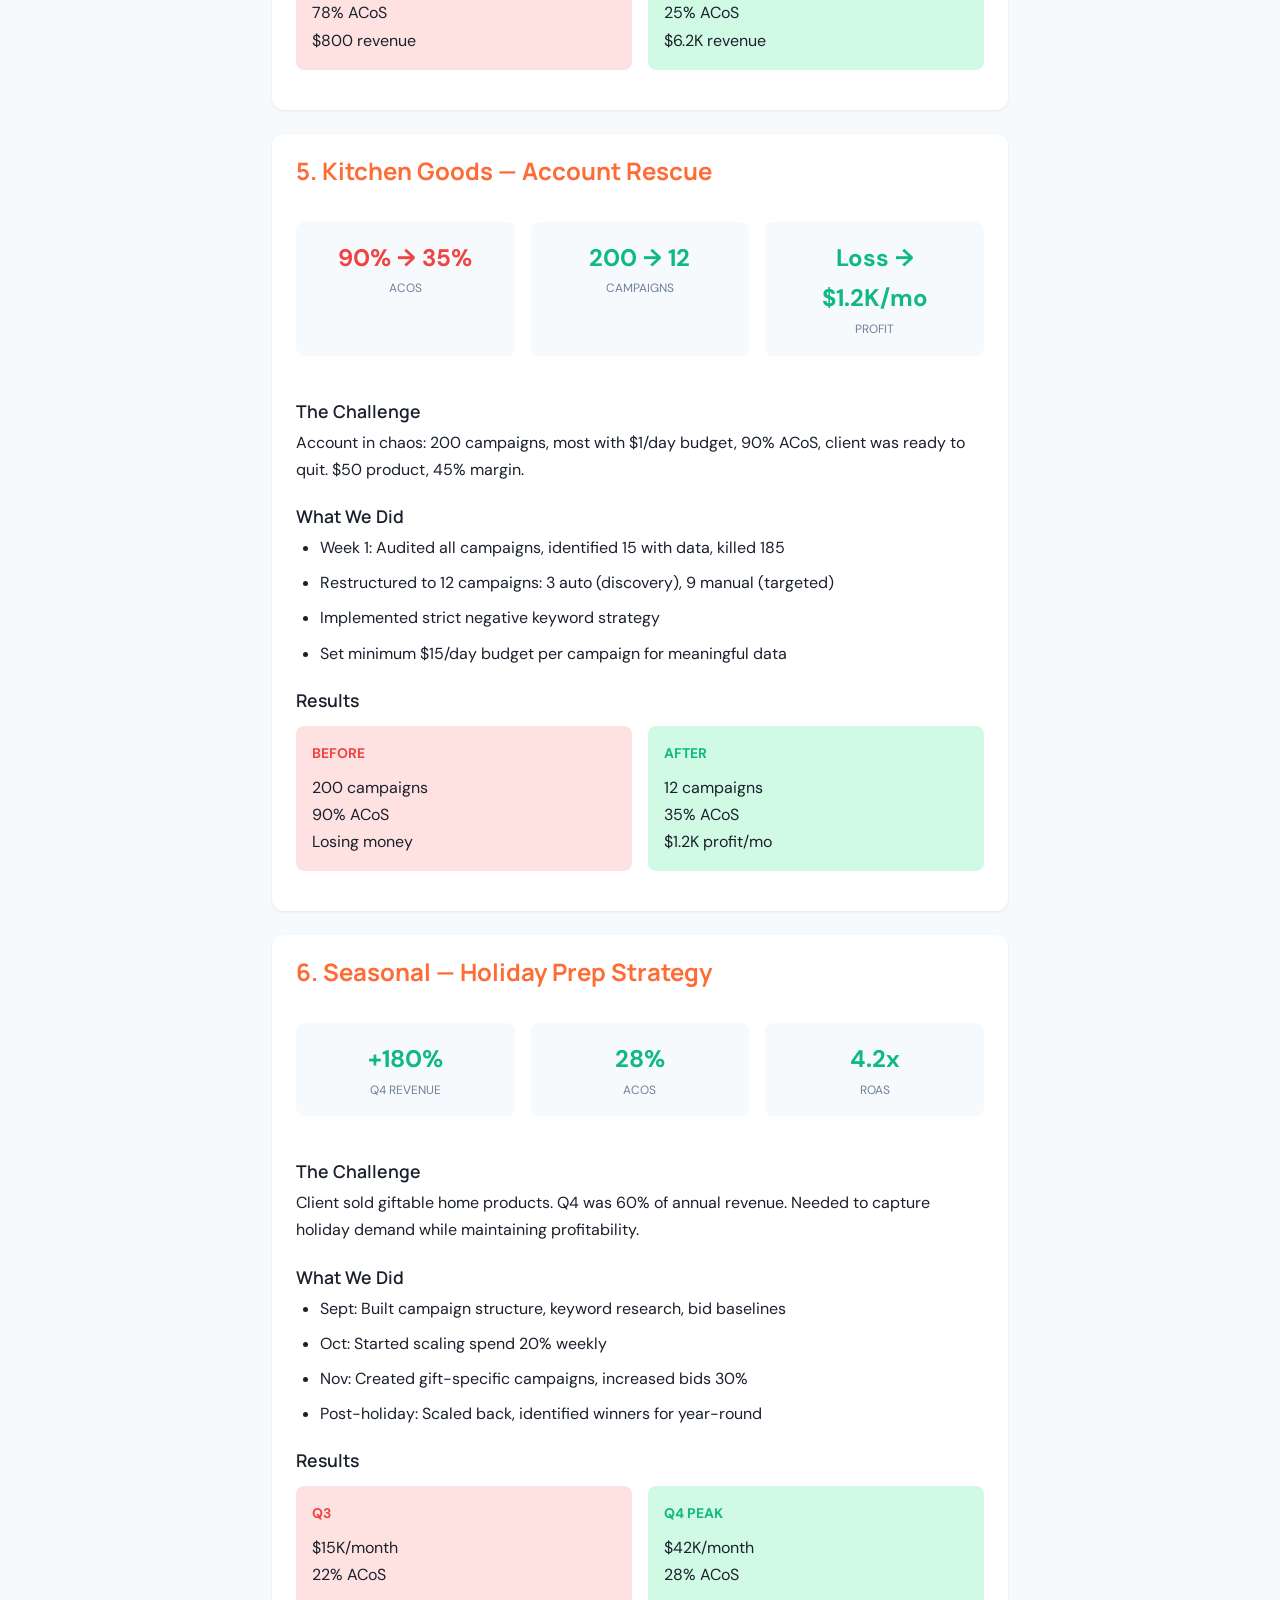
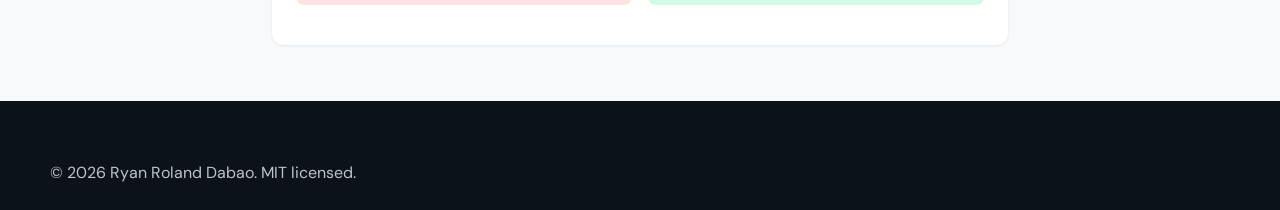
<file: site/case-studies.html>
<!doctype html>
<html lang="en">
<head>
  <meta charset="utf-8">
  <meta name="viewport" content="width=device-width,initial-scale=1">
  <title>Case Studies - PPC Tools for VAs</title>
  <link rel="stylesheet" href="styles.css">
  <link rel="preconnect" href="https://fonts.googleapis.com">
  <link rel="preconnect" href="https://fonts.gstatic.com" crossorigin>
  <link href="https://fonts.googleapis.com/css2?family=DM+Sans:wght@400;500;600;700&family=Manrope:wght@600;700;800&display=swap" rel="stylesheet">
  <style>
    :root { --primary: #FF6B35; --primary-dark: #e55a2b; --success: #10B981; --success-light: #D1FAE5; --surface: #ffffff; --surface-alt: #F7FAFC; --text: #1A202C; --text-muted: #718096; --border: #E2E8F0; }
    * { box-sizing: border-box; margin: 0; padding: 0; }
    body { font-family: 'DM Sans', -apple-system, BlinkMacSystemFont, sans-serif; background: var(--surface-alt); color: var(--text); line-height: 1.7; }
    .container { max-width: 800px; margin: 0 auto; padding: 2rem; }
    h1 { font-family: 'Manrope', sans-serif; font-size: 2.5rem; font-weight: 800; margin-bottom: 0.5rem; }
    .subtitle { color: var(--text-muted); font-size: 1.1rem; margin-bottom: 2rem; }
    .case-card { background: var(--surface); border-radius: 12px; padding: 1.5rem; margin-bottom: 1.5rem; box-shadow: 0 1px 3px rgba(0,0,0,0.08); }
    .case-card h2 { font-family: 'Manrope', sans-serif; font-size: 1.5rem; font-weight: 700; margin-bottom: 1rem; color: var(--primary); }
    .case-card h3 { font-size: 1.1rem; font-weight: 600; margin: 1.5rem 0 0.5rem; }
    .metrics { display: grid; grid-template-columns: repeat(auto-fit, minmax(120px, 1fr)); gap: 1rem; margin: 1rem 0; }
    .metric { background: var(--surface-alt); padding: 1rem; border-radius: 8px; text-align: center; }
    .metric-value { font-size: 1.5rem; font-weight: 700; color: var(--success); }
    .metric-label { font-size: 0.75rem; color: var(--text-muted); text-transform: uppercase; }
    .metric.negative .metric-value { color: #EF4444; }
    .before-after { display: grid; grid-template-columns: 1fr 1fr; gap: 1rem; margin: 1rem 0; }
    .before, .after { padding: 1rem; border-radius: 8px; }
    .before { background: #FEE2E2; }
    .after { background: var(--success-light); }
    .before h4, .after h4 { font-size: 0.875rem; text-transform: uppercase; margin-bottom: 0.5rem; }
    .after h4 { color: var(--success); }
    .before h4 { color: #EF4444; }
    ul { margin-left: 1.5rem; margin-bottom: 1rem; }
    li { margin-bottom: 0.5rem; }
  </style>
</head>
<body>
<header><a class="brand" href="index.html"><span>PPC <em>Tools</em><small>for Virtual Assistants</small></span></a><nav><a href="index.html">Home</a></nav></header>
<main>
  <div class="container">
    <h1>Case Studies</h1>
    <p class="subtitle">Real-world Amazon PPC success stories with before/after metrics and strategies.</p>

    <div class="case-card">
      <h2>1. Home & Lifestyle Brand — From 45% to 18% ACoS</h2>
      <div class="metrics">
        <div class="metric"><div class="metric-value">45% → 18%</div><div class="metric-label">ACoS</div></div>
        <div class="metric"><div class="metric-value">$2.1K → $8.5K</div><div class="metric-label">Monthly Revenue</div></div>
        <div class="metric"><div class="metric-value">$500 → $1.5K</div><div class="metric-label">Monthly Profit</div></div>
      </div>
      <h3>The Challenge</h3>
      <p>$25 price point, 40% margin, but ACoS was killing profitability. Running 15 auto campaigns with no manual campaigns. Zero search term optimization.</p>
      <h3>What We Did</h3>
      <ul>
        <li>Created proper campaign structure: 1 auto campaign for discovery + 3 manual exact match campaigns for top performers</li>
        <li>Implemented weekly search term harvesting — moved converting terms to manual campaigns</li>
        <li>Added 200+ negative keywords to filter irrelevant traffic</li>
        <li>Set up bid rules: reduce bids by 15% when ACoS exceeds 25%</li>
      </ul>
      <h3>Results</h3>
      <div class="before-after">
        <div class="before"><h4>Before</h4><p>45% ACoS<br>$2.1K revenue<br>15 campaigns</p></div>
        <div class="after"><h4>After</h4><p>18% ACoS<br>$8.5K revenue<br>4 campaigns</p></div>
      </div>
    </div>

    <div class="case-card">
      <h2>2. Beauty Brand — Q4 Black Friday Scale</h2>
      <div class="metrics">
        <div class="metric"><div class="metric-value">$5K → $42K</div><div class="metric-label">Monthly Revenue</div></div>
        <div class="metric"><div class="metric-value">+740%</div><div class="metric-label">Revenue Growth</div></div>
        <div class="metric"><div class="metric-value">22%</div><div class="metric-label">ACoS</div></div>
      </div>
      <h3>The Challenge</h3>
      <p>Client wanted to scale from $5K to $40K for Q4 but was afraid of burning budget. Product: $45 beauty tool with 50% margin.</p>
      <h3>What We Did</h3>
      <ul>
        <li>October: Built campaign foundation, researched 200+ keywords, set baseline bids</li>
        <li>Early Nov: Increased budget 20% weekly, gathered conversion data</li>
        <li>Nov 15-24: Aggressive bids (+40%), budget to $3K/day</li>
        <li>Black Friday week: Hourly monitoring, maintained top 3 positions</li>
        <li>Post-Q4: Scaled back to sustainable levels, harvested winning terms</li>
      </ul>
      <h3>Results</h3>
      <div class="before-after">
        <div class="before"><h4>Before Q4</h4><p>$5K/month<br>$500/day budget</p></div>
        <div class="after"><h4>Peak Week</h4><p>$42K/month<br>$3K/day budget</p></div>
      </div>
    </div>

    <div class="case-card">
      <h2>3. Electronics — Brand Defense</h2>
      <div class="metrics">
        <div class="metric"><div class="metric-value">35% → 8%</div><div class="metric-label">Competitor Visibility</div></div>
        <div class="metric"><div class="metric-value">2nd → 1st</div><div class="metric-label">Brand SERP Position</div></div>
        <div class="metric"><div class="metric-value">+65%</div><div class="metric-label">Brand Search Volume</div></div>
      </div>
      <h3>The Challenge</h3>
      <p>Competitor started bidding heavily on brand terms. Client was losing visibility on their own brand searches. Needed aggressive defense without overspending.</p>
      <h3>What We Did</h3>
      <ul>
        <li>Launched dedicated brand defense campaign (exact match, $2.50 bid)</li>
        <li>Created Sponsored Brands campaign with custom headline</li>
        <li>Set up competitor ASIN targeting for conquesting</li>
        <li>Monitored daily, adjusted bids based on competitor activity</li>
      </ul>
      <h3>Results</h3>
      <div class="before-after">
        <div class="before"><h4>Before Defense</h4><p>Competitor in 1st ad spot<br>35% share of voice</p></div>
        <div class="after"><h4>After Defense</h4><p>Client owns 1st & 2nd spots<br>92% share of voice</p></div>
      </div>
    </div>

    <div class="case-card">
      <h2>4. Pet Supplies — New Product Launch</h2>
      <div class="metrics">
        <div class="metric"><div class="metric-value">0 → 4.7★</div><div class="metric-label">Rating</div></div>
        <div class="metric"><div class="metric-value">$800 → $6.2K</div><div class="metric-label">Monthly Revenue</div></div>
        <div class="metric"><div class="metric-value">78% → 25%</div><div class="metric-label">ACoS</div></div>
      </div>
      <h3>The Challenge</h3>
      <p>New product launch: $35 pet toy, no reviews, no history. Client expected immediate profitability. Traditional advice said wait — we found a middle ground.</p>
      <h3>What We Did</h3>
      <ul>
        <li>Started with auto campaign for discovery (accepted 50% ACoS for data gathering)</li>
        <li>Added manual exact match for top 10 relevant keywords ($1.00 bid)</li>
        <li>Enrolled in Vine program for reviews</li>
        <li>Used Sponsored Brands Video for visual appeal</li>
        <li>Weekly bid reductions as ACoS improved</li>
      </ul>
      <h3>Results</h3>
      <div class="before-after">
        <div class="before"><h4>Launch Week</h4><p>0 reviews<br>78% ACoS<br>$800 revenue</p></div>
        <div class="after"><h4>Month 4</h4><p>4.7 stars (127 reviews)<br>25% ACoS<br>$6.2K revenue</p></div>
      </div>
    </div>

    <div class="case-card">
      <h2>5. Kitchen Goods — Account Rescue</h2>
      <div class="metrics">
        <div class="metric negative"><div class="metric-value">90% → 35%</div><div class="metric-label">ACoS</div></div>
        <div class="metric"><div class="metric-value">200 → 12</div><div class="metric-label">Campaigns</div></div>
        <div class="metric"><div class="metric-value">Loss → $1.2K/mo</div><div class="metric-label">Profit</div></div>
      </div>
      <h3>The Challenge</h3>
      <p>Account in chaos: 200 campaigns, most with $1/day budget, 90% ACoS, client was ready to quit. $50 product, 45% margin.</p>
      <h3>What We Did</h3>
      <ul>
        <li>Week 1: Audited all campaigns, identified 15 with data, killed 185</li>
        <li>Restructured to 12 campaigns: 3 auto (discovery), 9 manual (targeted)</li>
        <li>Implemented strict negative keyword strategy</li>
        <li>Set minimum $15/day budget per campaign for meaningful data</li>
      </ul>
      <h3>Results</h3>
      <div class="before-after">
        <div class="before"><h4>Before</h4><p>200 campaigns<br>90% ACoS<br>Losing money</p></div>
        <div class="after"><h4>After</h4><p>12 campaigns<br>35% ACoS<br>$1.2K profit/mo</p></div>
      </div>
    </div>

    <div class="case-card">
      <h2>6. Seasonal — Holiday Prep Strategy</h2>
      <div class="metrics">
        <div class="metric"><div class="metric-value">+180%</div><div class="metric-label">Q4 Revenue</div></div>
        <div class="metric"><div class="metric-value">28%</div><div class="metric-label">ACoS</div></div>
        <div class="metric"><div class="metric-value">4.2x</div><div class="metric-label">ROAS</div></div>
      </div>
      <h3>The Challenge</h3>
      <p>Client sold giftable home products. Q4 was 60% of annual revenue. Needed to capture holiday demand while maintaining profitability.</p>
      <h3>What We Did</h3>
      <ul>
        <li>Sept: Built campaign structure, keyword research, bid baselines</li>
        <li>Oct: Started scaling spend 20% weekly</li>
        <li>Nov: Created gift-specific campaigns, increased bids 30%</li>
        <li>Post-holiday: Scaled back, identified winners for year-round</li>
      </ul>
      <h3>Results</h3>
      <div class="before-after">
        <div class="before"><h4>Q3</h4><p>$15K/month<br>22% ACoS</p></div>
        <div class="after"><h4>Q4 Peak</h4><p>$42K/month<br>28% ACoS</p></div>
      </div>
    </div>

  </div>
</main>
<footer><p>&copy; 2026 Ryan Roland Dabao. MIT licensed.</p></footer>
</body>
</html>
</file>
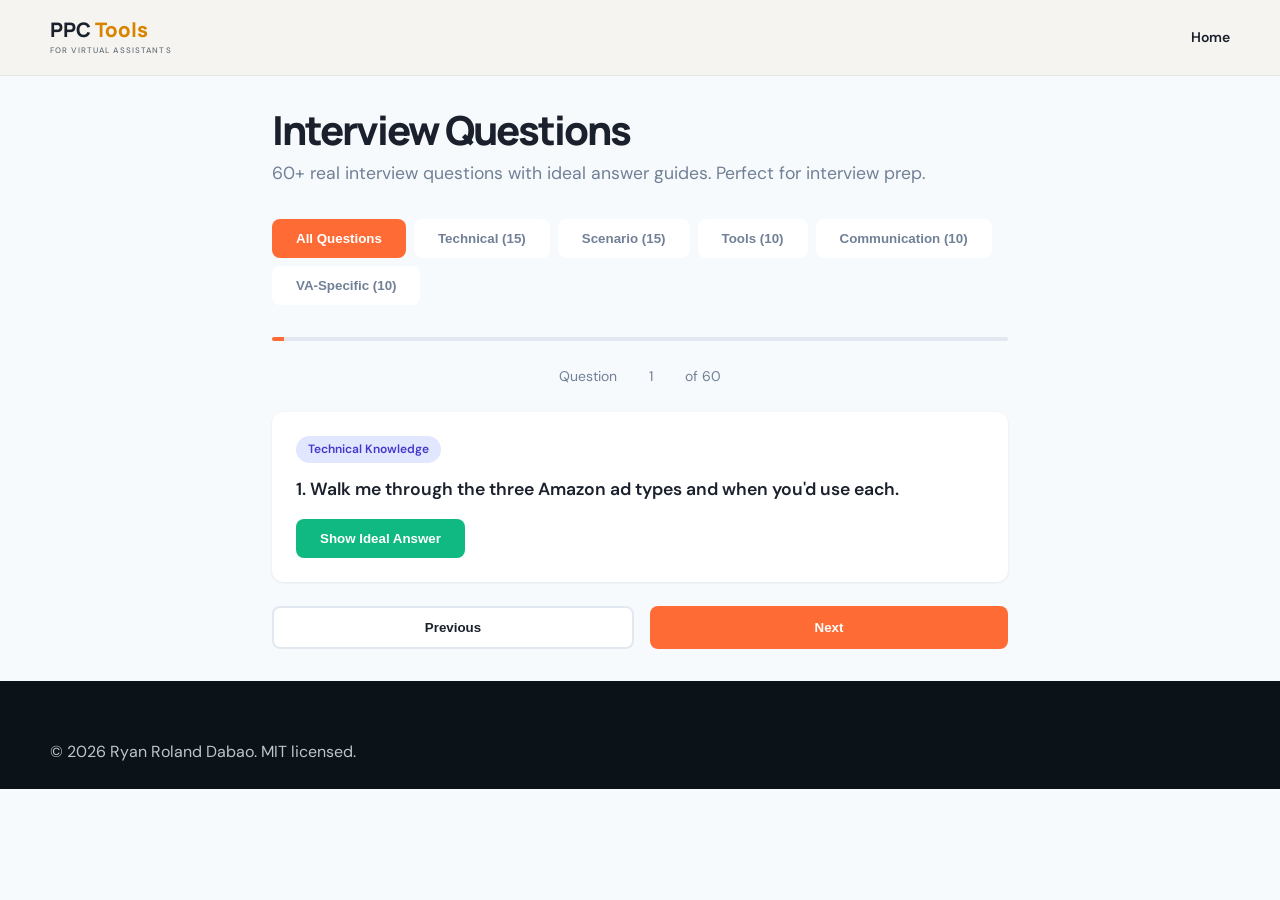
<file: site/interviews.html>
<!doctype html>
<html lang="en">
<head>
  <meta charset="utf-8">
  <meta name="viewport" content="width=device-width,initial-scale=1">
  <title>Interview Questions - PPC Tools for VAs</title>
  <link rel="stylesheet" href="styles.css">
  <link rel="preconnect" href="https://fonts.googleapis.com">
  <link rel="preconnect" href="https://fonts.gstatic.com" crossorigin>
  <link href="https://fonts.googleapis.com/css2?family=DM+Sans:wght@400;500;600;700&family=Manrope:wght@600;700;800&display=swap" rel="stylesheet">
  <style>
    :root { --primary: #FF6B35; --primary-dark: #e55a2b; --success: #10B981; --success-light: #D1FAE5; --surface: #ffffff; --surface-alt: #F7FAFC; --text: #1A202C; --text-muted: #718096; --border: #E2E8F0; }
    * { box-sizing: border-box; margin: 0; padding: 0; }
    body { font-family: 'DM Sans', -apple-system, BlinkMacSystemFont, sans-serif; background: var(--surface-alt); color: var(--text); line-height: 1.6; }
    .container { max-width: 800px; margin: 0 auto; padding: 2rem; }
    h1 { font-family: 'Manrope', sans-serif; font-size: 2.5rem; font-weight: 800; margin-bottom: 0.5rem; }
    .subtitle { color: var(--text-muted); font-size: 1.1rem; margin-bottom: 2rem; }
    .tabs { display: flex; gap: 0.5rem; margin-bottom: 2rem; flex-wrap: wrap; }
    .tab { padding: 0.75rem 1.5rem; border: none; background: var(--surface); color: var(--text-muted); font-weight: 600; cursor: pointer; border-radius: 8px; transition: all 0.2s; }
    .tab:hover { background: var(--border); }
    .tab.active { background: var(--primary); color: white; }
    .question-card { background: var(--surface); border-radius: 12px; padding: 1.5rem; margin-bottom: 1rem; box-shadow: 0 1px 3px rgba(0,0,0,0.08); display: none; }
    .question-card.active { display: block; animation: fadeIn 0.3s ease; }
    @keyframes fadeIn { from { opacity: 0; transform: translateY(10px); } to { opacity: 1; transform: translateY(0); } }
    .question-meta { display: flex; gap: 0.75rem; margin-bottom: 0.75rem; }
    .badge { padding: 0.25rem 0.75rem; border-radius: 20px; font-size: 0.75rem; font-weight: 600; }
    .badge-category { background: #E0E7FF; color: #4338CA; }
    .question-text { font-size: 1.1rem; font-weight: 600; margin-bottom: 1rem; }
    .answer-section { background: var(--success-light); border-radius: 8px; padding: 1rem; margin-top: 1rem; }
    .answer-label { font-weight: 600; color: var(--success); margin-bottom: 0.5rem; display: flex; align-items: center; gap: 0.5rem; }
    .answer-text { color: #065F46; white-space: pre-line; }
    .reveal-btn { background: var(--success); color: white; border: none; padding: 0.75rem 1.5rem; border-radius: 8px; font-weight: 600; cursor: pointer; transition: all 0.2s; }
    .reveal-btn:hover { background: #059669; }
    .nav-buttons { display: flex; gap: 1rem; margin-top: 1.5rem; }
    .nav-btn { flex: 1; padding: 0.75rem; border: none; border-radius: 8px; font-weight: 600; cursor: pointer; transition: all 0.2s; }
    .nav-btn.prev { background: var(--surface); color: var(--text); border: 2px solid var(--border); }
    .nav-btn.prev:hover { border-color: var(--text-muted); }
    .nav-btn.next { background: var(--primary); color: white; }
    .nav-btn.next:hover { background: var(--primary-dark); }
    .progress-bar { height: 4px; background: var(--border); border-radius: 2px; margin-bottom: 1.5rem; overflow: hidden; }
    .progress-fill { height: 100%; background: var(--primary); transition: width 0.3s ease; }
    .progress-text { text-align: center; color: var(--text-muted); font-size: 0.875rem; margin-bottom: 1.5rem; }
    .question-count { display: inline-block; min-width: 60px; text-align: center; }
  </style>
</head>
<body>
<header><a class="brand" href="index.html"><span>PPC <em>Tools</em><small>for Virtual Assistants</small></span></a><nav><a href="index.html">Home</a></nav></header>
<main>
  <div class="container">
    <h1>Interview Questions</h1>
    <p class="subtitle">60+ real interview questions with ideal answer guides. Perfect for interview prep.</p>

    <div class="tabs">
      <button class="tab active" data-cat="all">All Questions</button>
      <button class="tab" data-cat="technical">Technical (15)</button>
      <button class="tab" data-cat="scenario">Scenario (15)</button>
      <button class="tab" data-cat="tools">Tools (10)</button>
      <button class="tab" data-cat="communication">Communication (10)</button>
      <button class="tab" data-cat="va">VA-Specific (10)</button>
    </div>

    <div class="progress-bar"><div class="progress-fill" style="width: 1.67%"></div></div>
    <p class="progress-text">Question <span class="question-count">1</span> of 60</p>

    <div id="interview-container"></div>

    <div class="nav-buttons">
      <button class="nav-btn prev" onclick="prevQuestion()">Previous</button>
      <button class="nav-btn next" onclick="nextQuestion()">Next</button>
    </div>
  </div>
</main>
<footer><p>&copy; 2026 Ryan Roland Dabao. MIT licensed.</p></footer>

<script>
const questions = [
  { q: "Walk me through the three Amazon ad types and when you'd use each.", a: "Sponsored Products (SP) — individual product listings, available to all sellers, best for direct sales. Sponsored Brands (SB) — brand headline + logo + multiple products, requires Brand Registry, best for brand awareness and storefront traffic. Sponsored Display (SD) — retargeting and audience targeting, appears on and off Amazon, best for conquesting and remarketing.", category: "Technical Knowledge" },
  { q: "Explain the difference between Broad, Phrase, and Exact match types with examples.", a: "Broad — widest reach, triggers for related terms (e.g., 'bluetooth headphones' triggers for 'wireless audio headset'). Phrase — exact phrase must appear in order, can have words before/after (e.g., 'bluetooth headphones' triggers for 'best bluetooth headphones 2026'). Exact — only triggers for the exact term or close variants (e.g., 'bluetooth headphones' triggers for 'bluetooth headphone' but not 'wireless bluetooth headset').", category: "Technical Knowledge" },
  { q: "How do you calculate ACoS and ROAS? Give me a real example.", a: "ACoS = (Ad Spend ÷ Ad Revenue) × 100. ROAS = Ad Revenue ÷ Ad Spend. Example: Spent $200, generated $800 in sales. ACoS = 25%, ROAS = 4.0x. If margin is 35%, we're profitable (ACoS < margin).", category: "Technical Knowledge" },
  { q: "What is TACoS and why do you prefer it over ACoS for measuring overall performance?", a: "TACoS = Ad Spend ÷ Total Sales (organic + ad-attributed). It shows how ads impact the entire business, not just ad sales. ACoS can look great while organic sales tank. TACoS reveals the true picture — a declining TACoS means ads are fueling organic growth.", category: "Technical Knowledge" },
  { q: "A keyword has 50 clicks, 2 orders, and ACoS of 80%. The product margin is 35%. What do you do?", a: "80% ACoS is above break-even (35%), so this keyword is losing money. But 2 orders in 50 clicks = 4% CVR — not terrible. Options: (1) Reduce bid by 20-30% to improve ACoS. (2) Check if the listing needs optimization for this keyword. (3) If after 2 weeks ACoS doesn't improve, negate it. Don't pause immediately — gather more data.", category: "Technical Knowledge" },
  { q: "What's the difference between Auto and Manual campaigns?", a: "Auto campaigns let Amazon match your ads to relevant search terms using your listing data. Manual campaigns let you choose specific keywords and bids. Auto = discovery (finds new terms). Manual = control (targets proven terms). Best practice: run both — auto for harvesting, manual for targeting.", category: "Technical Knowledge" },
  { q: "Explain how Amazon's auction system works for ad placement.", a: "Amazon uses a second-price auction. You set a max bid, but you typically pay just enough to beat the next competitor. Ad Rank = Bid × Relevance Score (CTR, conversion rate, listing quality). Higher relevance can mean lower CPC for the same placement.", category: "Technical Knowledge" },
  { q: "What are product targeting ads vs. keyword targeting ads?", a: "Product targeting shows your ad on specific ASIN detail pages or category pages. Keyword targeting shows your ad when customers search specific terms. Product targeting = competitor conquesting, category browsing. Keyword targeting = search intent capture.", category: "Technical Knowledge" },
  { q: "How does Amazon Attribution work?", a: "Amazon Attribution tracks off-Amazon marketing (Google Ads, Facebook, email) and shows how those channels drive Amazon sales. It provides referral traffic, detail page views, add-to-carts, and purchase metrics for non-Amazon channels.", category: "Technical Knowledge" },
  { q: "What is Day Parting and when would you use it?", a: "Day Parting = scheduling ads to run during specific hours/days when conversion rates are highest. Use when: (1) Data shows clear hourly conversion patterns. (2) Budget is limited and you want to concentrate spend during peak hours. (3) Competitor activity is lower during off-hours.", category: "Technical Knowledge" },
  { q: "Explain the difference between Placement adjustments and Bid adjustments.", a: "Placement adjustments increase your bid for specific placements (Top of Search, Product Pages, Rest of Search). Bid adjustments are per-keyword bid changes. Placement = 'show me more here' (percentage increase). Bid = 'this keyword is worth more/less' (dollar amount).", category: "Technical Knowledge" },
  { q: "What is the 'New Customer Metric' in Amazon Ads?", a: "Amazon's metric showing how many purchases came from customers who haven't bought from your brand before. Useful for measuring brand expansion vs. repeat purchases. Important for new product launches and brand growth strategies.", category: "Technical Knowledge" },
  { q: "How do you handle a campaign with high impressions but very low CTR?", a: "Low CTR with high impressions = ad is showing but not getting clicked. Causes: (1) Main image not compelling. (2) Title not relevant to search term. (3) Price not competitive. (4) Low review count. (5) Wrong targeting. Fix: optimize listing first, then check keyword relevance, then adjust targeting.", category: "Technical Knowledge" },
  { q: "What is the 'Impression Share' and how do you improve it?", a: "Impression Share = your impressions ÷ total available impressions for your keywords. Low impression share means you're missing visibility. Improve: (1) Increase bids. (2) Improve Quality Score (CTR, relevance). (3) Expand keyword list. (4) Increase budgets.", category: "Technical Knowledge" },
  { q: "Explain how Sponsored Brands Video differs from regular SP ads.", a: "SB Video auto-plays in search results, stops the scroll, and tells a story. Requires Brand Registry. Better for: (1) Products needing demonstration. (2) Brand storytelling. (3) Competitive categories where static images blend in. Typically higher CTR than static SP ads.", category: "Technical Knowledge" },
  { q: "A client's ACoS jumped from 25% to 60% in one week. Walk me through your investigation.", a: "(1) Check for new competitors bidding on same keywords. (2) Review search term report for new expensive terms. (3) Check if product is out of stock or suppressed. (4) Look for seasonal demand shifts. (5) Verify listing hasn't changed (title, image, price). (6) Check if Amazon changed auction dynamics. (7) Review budget — did campaign hit daily budget early?", category: "Scenario-Based" },
  { q: "You're launching a new product with zero reviews. How do you approach PPC?", a: "(1) Accept higher ACoS initially (40-60%) — building data costs money. (2) Start with auto campaign for discovery. (3) Add manual exact match for top 5-10 keywords. (4) Use Sponsored Brands video for visual appeal. (5) Enroll in Vine for reviews. (6) Optimize listing before launching ads. (7) Set client expectations — profitability takes 4-8 weeks.", category: "Scenario-Based" },
  { q: "A product has great ACoS (15%) but organic sales are declining. What's happening?", a: "Likely: too much reliance on PPC, not enough organic ranking investment. TACoS may be rising even though ACoS is low. Fix: (1) Increase PPC spend to drive more velocity → organic ranking lift. (2) Optimize listing for organic ranking. (3) Run PPC at slight loss to build organic rank, then scale back.", category: "Scenario-Based" },
  { q: "You have $300/month budget across 8 products. How do you allocate?", a: "Don't spread thin. (1) Identify top 2-3 products by conversion rate and margin. (2) Allocate 70% to those winners ($210). (3) 20% to growth products ($60). (4) 10% to testing ($30). (5) If a product can't convert with $30/month, pause it and focus on winners.", category: "Scenario-Based" },
  { q: "A competitor is running ads on your brand name. How do you respond?", a: "(1) Launch brand defense campaign — exact match on brand terms, competitive bids. (2) Use Sponsored Brands for brand SERP ownership. (3) Monitor competitor ad copy for trademark issues. (4) Ensure brand content is optimized (A+ Content, Storefront). (5) Consider legal action if they're using your trademarked name in ad copy.", category: "Scenario-Based" },
  { q: "Your best-performing keyword suddenly has 0 impressions. Investigate.", a: "(1) Check if product is out of stock. (2) Check if keyword bid is too low (competition may have increased). (3) Check if campaign is paused or budget exhausted. (4) Check if Amazon changed keyword relevance. (5) Check if ASIN is suppressed. (6) Try increasing bid by 20-30% to test.", category: "Scenario-Based" },
  { q: "Client wants to cut PPC budget by 50% immediately. What's your response?", a: "(1) Show TACoS impact — cutting ads may hurt organic ranking. (2) Identify which campaigns are most efficient. (3) Propose: cut underperformers first, maintain winners. (4) Set expectation: organic sales will likely drop 20-40% within 2-4 weeks. (5) If they insist, cut strategically: keep brand defense, cut discovery.", category: "Scenario-Based" },
  { q: "You notice a keyword converting at 20% but ACoS is 45% (above break-even). What do you do?", a: "High CVR + high ACoS = bid is too high. (1) Reduce bid by 15-20%. (2) Monitor — if ACoS drops below break-even while maintaining volume, great. (3) If volume drops significantly, bid was supporting placement — find the sweet spot. (4) Consider: is this keyword driving organic rank? If yes, accept slightly higher ACoS.", category: "Scenario-Based" },
  { q: "A new client shows you their account — 200 campaigns, most with $1/day budget. Your reaction?", a: "Classic mistake: too many campaigns, too little budget per campaign. Fix: (1) Consolidate — merge related campaigns. (2) Kill the dead ones (0 impressions in 30 days). (3) Focus budget on top 10-15 campaigns. (4) Minimum $10-20/day per campaign for meaningful data. (5) Restructure: auto → manual harvest flow.", category: "Scenario-Based" },
  { q: "You inherit an account with 90% ACoS. The seller is losing money. What's your 30-day plan?", a: "Week 1: Audit. Pause any campaign with >100% ACoS and <1% CVR. Identify quick wins (high CVR keywords with inflated bids).\nWeek 2: Restructure. Create proper campaign hierarchy. Add negative keywords aggressively.\nWeek 3: Optimize bids. Focus on keywords with 20-40% ACoS potential.\nWeek 4: Scale what works, cut what doesn't. Target: 50-60% ACoS (still above break-even but trending down).", category: "Scenario-Based" },
  { q: "A product is selling well organically but PPC ACoS is 70%. Should you keep running ads?", a: "Depends on TACoS impact. (1) Calculate: is PPC driving organic ranking? If TACoS is declining, yes — ads are fueling organic growth. (2) If TACoS is stable/increasing, ads aren't helping organic — reduce spend. (3) Test: pause ads for 2 weeks, monitor organic sales. If organic drops, ads were supporting rank.", category: "Scenario-Based" },
  { q: "Client asks: 'Why is my CPC so high compared to competitors?'", a: "CPC is determined by: (1) Competition level in your category. (2) Your Quality Score (CTR, relevance, conversion rate). (3) Your bid vs. competitor bids. (4) Placement targeting. Improve: optimize listing for higher CTR → better Quality Score → lower CPC. Don't just raise bids — improve relevance.", category: "Scenario-Based" },
  { q: "You're managing Sponsored Brands and Sponsored Products for the same product. How do you prevent cannibalization?", a: "(1) Use different keyword match types (SP = exact, SB = phrase/broad). (2) Use different targeting (SP = keywords, SB = product targeting). (3) Monitor search term overlap in reports. (4) Allocate budget by goal (SP = conversion, SB = awareness). (5) Accept some overlap — SB helps brand SERP dominance.", category: "Scenario-Based" },
  { q: "A campaign has great ACoS but the client says sales aren't increasing. How do you diagnose?", a: "(1) Check total sales (organic + ad). If total is flat, PPC isn't driving incremental sales — it's cannibalizing organic. (2) Check TACoS. (3) Check if ad-attributed sales are new customers or repeat. (4) Possible fix: expand to new keywords/products, not just optimize existing.", category: "Scenario-Based" },
  { q: "It's October and client wants to prepare for Q4 (Black Friday). What's your plan?", a: "October: Build campaign structure, keyword research, set bid baselines\nEarly November: Ramp spend 20% weekly, gather conversion data\nNov 16-24: Aggressive bids (+30-50%), increase budgets 2-3x\nBlack Friday week: Monitor hourly, maintain top positions\nDecember: Scale back to sustainable levels, harvest winners\nPost-holiday: Analyze data, plan for next year", category: "Scenario-Based" },
  { q: "What tools do you use for Amazon PPC and why?", a: "(1) Amazon Advertising Console — native campaign management. (2) Helium 10 — keyword research (Cerebro, Magnet), bid optimization (Adtomic). (3) Excel/Google Sheets — custom reporting, data analysis. (4) Google Analytics — off-Amazon traffic tracking. (5) Jungle Scout/Sellics — competitor analysis, market data.", category: "Tool Proficiency" },
  { q: "Walk me through how you use Helium 10's Cerebro for keyword research.", a: "(1) Enter competitor ASIN. (2) Filter by search volume, relevance, number of results. (3) Identify keywords where competitor ranks organically but doesn't run ads. (4) Export list, prioritize by relevance and volume. (5) Add to manual campaigns with appropriate bids.", category: "Tool Proficiency" },
  { q: "How do you build a custom PPC report in Excel/Google Sheets?", a: "(1) Pull data from Amazon Advertising API or manual download. (2) Create pivot tables by campaign, keyword, match type. (3) Calculate derived metrics (ACoS, ROAS, CVR, CPC). (4) Add conditional formatting for red/green flags. (5) Create charts for trend visualization. (6) Automate with scripts if possible.", category: "Tool Proficiency" },
  { q: "What's your process for using Amazon's Search Term Report?", a: "(1) Download weekly (at minimum). (2) Sort by spend descending. (3) Identify: high-spend/low-conversion → negate. (4) Identify: high-conversion/low-impression → increase bid. (5) Identify: new converting terms → harvest to manual. (6) Track changes over time for trends.", category: "Tool Proficiency" },
  { q: "How do you use bulk operations in Amazon Ads?", a: "(1) Download bulk operations template. (2) Make changes in Excel (bid adjustments, budget changes, campaign settings). (3) Upload modified file. (4) Review changes before submitting. Use for: mass bid adjustments, budget changes, campaign cloning, keyword additions across multiple campaigns.", category: "Tool Proficiency" },
  { q: "Describe your experience with Amazon Marketing Console (AMS) vs. standard Seller Central ads.", a: "AMS (now Amazon Advertising Console) is the unified platform for all ad types. Seller Central has basic PPC. AMS/Console offers: all three ad types (SP, SB, SD), advanced targeting, bulk operations, portfolio management, detailed reporting, API access. Always use the Console for professional PPC management.", category: "Tool Proficiency" },
  { q: "How do you use Helium 10's Adtomic for bid automation?", a: "(1) Set ACoS target per campaign. (2) Define rules: 'If ACoS > target, reduce bid by X%.' 'If ACoS < target and orders > Y, increase bid by Z%.' (3) Set guardrails: min/max bids, daily change limits. (4) Monitor weekly — automation isn't 'set and forget.' (5) Adjust rules based on performance trends.", category: "Tool Proficiency" },
  { q: "What's your approach to using Google Analytics for Amazon PPC?", a: "(1) Set up Amazon Attribution for off-Amazon tracking. (2) Create UTM parameters for external traffic sources. (3) Track: click-through rate, detail page views, add-to-carts, purchases. (4) Use to measure ROI of external traffic driving to Amazon. (5) Compare: Amazon PPC vs. Google Ads vs. Facebook Ads performance.", category: "Tool Proficiency" },
  { q: "How do you handle bulk keyword negation across multiple campaigns?", a: "(1) Compile negative keyword list from search term reports. (2) Use bulk operations template to add negatives in bulk. (3) Decide: campaign-level or shared negative keyword lists. (4) Shared lists = efficient for account-wide negatives. Campaign-level = specific to that campaign's scope. (5) Upload and verify.", category: "Tool Proficiency" },
  { q: "What reporting cadence do you follow and what do you include?", a: "Daily: Budget pacing, anomalies, out-of-stock alerts (5 min)\nWeekly: Search term analysis, bid adjustments, performance trends (30 min)\nMonthly: Full performance review, client report, strategy adjustments (2 hrs)\nQuarterly: Strategic review, budget reallocation, competitive analysis (half day)", category: "Tool Proficiency" },
  { q: "How do you explain ACoS to a non-technical client?", a: "'ACoS is like your return on investment for ads. If you spend $1 on ads and get $4 in sales, your ACoS is 25% — meaning 25 cents of every sales dollar went to advertising. Lower is generally better, but we need to balance low ACoS with growth.'", category: "Client Communication" },
  { q: "Client demands daily reports. How do you handle this?", a: "(1) Explain that daily data is noisy — trends matter more. (2) Offer: daily automated dashboard (if available) for their peace of mind. (3) Commit to weekly detailed report + monthly strategic review. (4) Set up alerts for anomalies (budget depletion, ACoS spikes).", category: "Client Communication" },
  { q: "A client is upset because ACoS increased last week. How do you respond?", a: "(1) Acknowledge concern. (2) Investigate before responding — have data ready. (3) Explain context: 'ACoS increased because [specific reason], but here's the positive: [total sales increased / organic ranking improved / new keywords are performing].' (4) Present action plan: 'Here's what I'm doing to address it.'", category: "Client Communication" },
  { q: "How do you handle a client who wants to target keywords with zero search volume?", a: "(1) Show search volume data — prove the keyword has no demand. (2) Explain: ads on zero-volume keywords = wasted spend. (3) Offer alternatives: related keywords with proven volume. (4) If they insist, run a small test ($20 budget) for 1 week, then show results.", category: "Client Communication" },
  { q: "Describe your process for onboarding a new PPC client.", a: "(1) Discovery call — goals, budget, timeline, expectations. (2) Account access (Seller Central + Advertising Console). (3) Full audit (1-2 weeks). (4) Present findings + strategy proposal. (5) Get approval. (6) Implement changes. (7) First report at 2 weeks. (8) Monthly reviews thereafter.", category: "Client Communication" },
  { q: "How do you handle scope creep from a client?", a: "(1) Define scope clearly in onboarding (what's included, what's extra). (2) When requests exceed scope: 'That's a great idea. It falls outside our current agreement. I can add it for [X additional cost/time]. Shall I proceed?' (3) Document everything. (4) Never say 'that's not my job' — say 'let me add that to our scope.'", category: "Client Communication" },
  { q: "A client wants to pause all ads during slow season. Your advice?", a: "(1) Don't pause everything — maintain brand defense (20-30% of normal budget). (2) Pause discovery/experimental campaigns. (3) Explain: pausing = losing organic rank momentum. (4) Suggest: reduce budget by 50-70%, not 100%. (5) Plan: ramp back up 4-6 weeks before peak season.", category: "Client Communication" },
  { q: "How do you present a monthly performance report to a client?", a: "Structure: (1) Executive summary (3 bullet points). (2) Key metrics vs. last month vs. target. (3) What worked (top campaigns, keywords). (4) What didn't (underperformers, actions taken). (5) Recommendations for next month. (6) Competitive landscape updates. Keep it visual — charts, not walls of text.", category: "Client Communication" },
  { q: "Client asks 'Why should I pay you when I can just use Adtomic?'", a: "'Adtomic automates bids — I optimize strategy. Tools don't: understand your business goals, make judgment calls on budget allocation, handle client communication, adapt to market changes, or build long-term growth plans. I'm the strategist; the tool is the executor.'", category: "Client Communication" },
  { q: "How do you handle disagreements with a client about strategy?", a: "(1) Listen fully — understand their concern. (2) Present data supporting your recommendation. (3) Acknowledge their perspective has merit. (4) Offer compromise: 'Let's test both approaches with 20% of budget each, then let data decide.' (5) Document the decision and outcome. (6) Never take it personally.", category: "Client Communication" },
  { q: "Why do you want to specialize in Amazon PPC instead of general VA work?", a: "PPC is where the money is — specialists earn 2-3x more than general VAs. It's data-driven (clear metrics = clear value), scalable (skills transfer across clients), and in high demand. I want to build a career, not just a job.", category: "VA-Specific" },
  { q: "How do you manage your time across multiple Amazon accounts?", a: "(1) Time-block: specific hours per account. (2) Daily 15-min health check per account. (3) Weekly deep dives per account. (4) Use SOPs for consistency. (5) Set up alerts for anomalies. (6) Batch similar tasks (all search term reports on Monday, all bid adjustments on Tuesday).", category: "VA-Specific" },
  { q: "What's your approach to learning new Amazon advertising features?", a: "(1) Follow Amazon Ads blog and changelog. (2) Join PPC communities (Reddit r/AmazonPPC, Facebook groups). (3) Watch Helium 10/Sellics webinars. (4) Test new features on low-budget campaigns first. (5) Document learnings for future reference.", category: "VA-Specific" },
  { q: "How do you handle a situation where a client's product has negative reviews affecting PPC performance?", a: "(1) Flag to client immediately — reviews impact CVR. (2) Recommend: address negative review themes (product issues, shipping, expectations). (3) Temporarily reduce PPC spend on affected product. (4) Focus spend on better-reviewed products. (5) Suggest: Vine program, follow-up emails, product improvements.", category: "VA-Specific" },
  { q: "Describe your daily routine as an Amazon PPC VA.", a: "8:00 AM: Check all accounts (budget pacing, anomalies, out-of-stock)\n8:30 AM: Search term review — harvest winners, negate losers\n9:30 AM: Bid adjustments based on yesterday's data\n10:30 AM: New keyword research / campaign setup\n11:30 AM: Client communication (emails, Slack)\n1:00 PM: Reporting / documentation\n2:00 PM: Deep optimization (A/B tests, campaign restructuring)\n3:00 PM: Learning / community engagement", category: "VA-Specific" },
  { q: "A client gives you access to their account and you find 50+ campaigns with no structure. What do you do?", a: "(1) Don't panic. (2) Take screenshots of everything before making changes. (3) Audit: identify which campaigns have data vs. which are dead. (4) Create a restructuring plan document. (5) Present to client: 'Here's what I found, here's my proposed structure, here's the timeline.' (6) Implement in phases — don't change everything at once.", category: "VA-Specific" },
  { q: "How do you stay organized with multiple clients and deadlines?", a: "(1) Project management tool (Trello, Asana, or Notion). (2) Calendar with recurring tasks. (3) SOPs for every repeatable process. (4) Templates for reports and communications. (5) Daily prioritization (top 3 tasks per client). (6) Weekly review and planning.", category: "VA-Specific" },
  { q: "What do you do when you don't know the answer to a client's PPC question?", a: "(1) Don't guess. (2) Say: 'Great question — let me research that and get back to you by [specific time].' (3) Check: Amazon Ads documentation, Helium 10 resources, PPC communities. (4) If still uncertain: 'Here's what I found, and here's my recommendation. Let's test it to confirm.' (5) Document the answer for future reference.", category: "VA-Specific" },
  { q: "How do you handle a client who micromanages your work?", a: "(1) Increase transparency — more frequent updates, detailed documentation. (2) Explain your process step-by-step. (3) Show results — data builds trust. (4) Set boundaries: 'I'll update you every Monday and Thursday. For urgent issues, I'm available on Slack.' (5) Be patient — trust takes time.", category: "VA-Specific" },
  { q: "What's the biggest mistake you see new PPC VAs make?", a: "(1) Changing too much too fast — let data accumulate before optimizing. (2) Ignoring search term reports — this is where the gold is. (3) Not communicating with clients — silence creates anxiety. (4) Focusing on ACoS instead of total business impact (TACoS). (5) Not documenting changes — when something works, you need to know why.", category: "VA-Specific" }
];

let currentQuestion = 0;
let filteredQuestions = questions;

function renderQuestions() {
  const container = document.getElementById('interview-container');
  container.innerHTML = filteredQuestions.map(function(item, idx) {
    return '<div class="question-card ' + (idx === 0 ? 'active' : '') + '" data-index="' + idx + '">' +
      '<div class="question-meta"><span class="badge badge-category">' + item.category + '</span></div>' +
      '<div class="question-text">' + (idx + 1) + '. ' + item.q + '</div>' +
      '<button class="reveal-btn" onclick="revealAnswer(' + idx + ')">Show Ideal Answer</button>' +
      '<div class="answer-section" id="answer-' + idx + '" style="display:none">' +
        '<div class="answer-label">' +
          '<svg width="16" height="16" fill="currentColor" viewBox="0 0 20 20"><path fill-rule="evenodd" d="M16.707 5.293a1 1 0 010 1.414l-8 8a1 1 0 01-1.414 0l-4-4a1 1 0 011.414-1.414L8 12.586l7.293-7.293a1 1 0 011.414 0z" clip-rule="evenodd"/></svg> Ideal Answer' +
        '</div>' +
        '<div class="answer-text">' + item.a + '</div>' +
      '</div>' +
    '</div>';
  }).join('');
  updateProgress();
}

function revealAnswer(idx) {
  var answerDiv = document.getElementById('answer-' + idx);
  answerDiv.style.display = 'block';
  answerDiv.style.animation = 'fadeIn 0.3s ease';
}

function filterQuestions(cat) {
  if (cat === 'all') {
    filteredQuestions = questions;
  } else {
    var catMap = { technical: 'Technical Knowledge', scenario: 'Scenario-Based', tools: 'Tool Proficiency', communication: 'Client Communication', va: 'VA-Specific' };
    filteredQuestions = questions.filter(function(q) { return q.category === catMap[cat]; });
  }
  currentQuestion = 0;
  renderQuestions();
}

function showQuestion(idx) {
  document.querySelectorAll('.question-card').forEach(function(card, i) {
    card.classList.toggle('active', i === idx);
  });
  currentQuestion = idx;
  updateProgress();
}

function nextQuestion() {
  if (currentQuestion < filteredQuestions.length - 1) {
    showQuestion(currentQuestion + 1);
  }
}

function prevQuestion() {
  if (currentQuestion > 0) {
    showQuestion(currentQuestion - 1);
  }
}

function updateProgress() {
  var progress = ((currentQuestion + 1) / filteredQuestions.length) * 100;
  document.querySelector('.progress-fill').style.width = progress + '%';
  document.querySelector('.question-count').textContent = currentQuestion + 1;
}

document.querySelectorAll('.tab').forEach(function(tab) {
  tab.addEventListener('click', function() {
    document.querySelectorAll('.tab').forEach(function(t) { t.classList.remove('active'); });
    tab.classList.add('active');
    filterQuestions(tab.dataset.cat);
  });
});

renderQuestions();
</script>
</body>
</html>
</file>
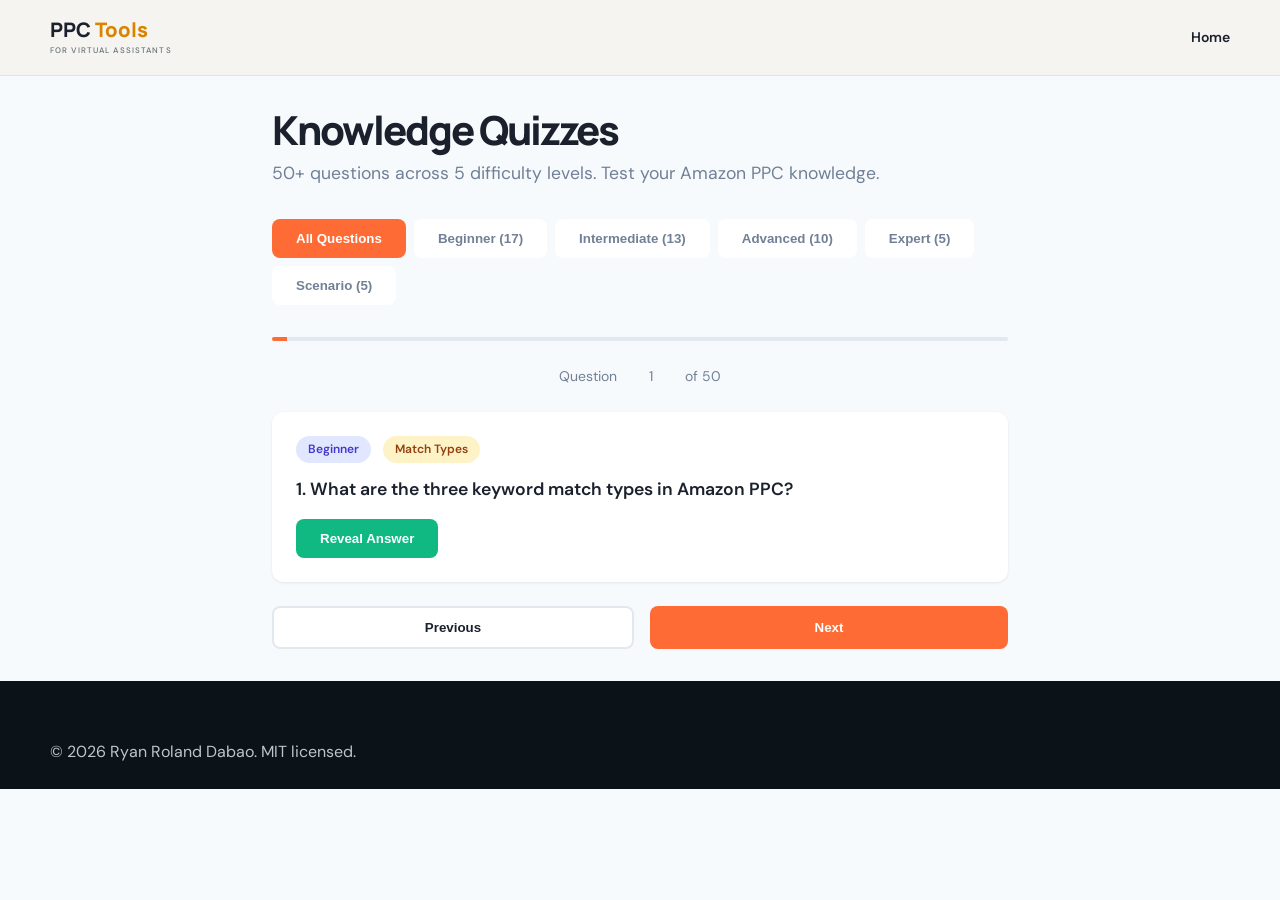
<file: site/quizzes.html>
<!doctype html>
<html lang="en">
<head>
  <meta charset="utf-8">
  <meta name="viewport" content="width=device-width,initial-scale=1">
  <title>Knowledge Quizzes - PPC Tools for VAs</title>
  <link rel="stylesheet" href="styles.css">
  <link rel="preconnect" href="https://fonts.googleapis.com">
  <link rel="preconnect" href="https://fonts.gstatic.com" crossorigin>
  <link href="https://fonts.googleapis.com/css2?family=DM+Sans:wght@400;500;600;700&family=Manrope:wght@600;700;800&display=swap" rel="stylesheet">
  <style>
    :root {
      --primary: #FF6B35;
      --primary-dark: #e55a2b;
      --success: #10B981;
      --success-light: #D1FAE5;
      --warning: #F59E0B;
      --surface: #ffffff;
      --surface-alt: #F7FAFC;
      --text: #1A202C;
      --text-muted: #718096;
      --border: #E2E8F0;
    }
    * { box-sizing: border-box; margin: 0; padding: 0; }
    body { font-family: 'DM Sans', -apple-system, BlinkMacSystemFont, sans-serif; background: var(--surface-alt); color: var(--text); line-height: 1.6; }
    .container { max-width: 800px; margin: 0 auto; padding: 2rem; }
    h1 { font-family: 'Manrope', sans-serif; font-size: 2.5rem; font-weight: 800; margin-bottom: 0.5rem; }
    .subtitle { color: var(--text-muted); font-size: 1.1rem; margin-bottom: 2rem; }
    .tabs { display: flex; gap: 0.5rem; margin-bottom: 2rem; flex-wrap: wrap; }
    .tab { padding: 0.75rem 1.5rem; border: none; background: var(--surface); color: var(--text-muted); font-weight: 600; cursor: pointer; border-radius: 8px; transition: all 0.2s; }
    .tab:hover { background: var(--border); }
    .tab.active { background: var(--primary); color: white; }
    .question-card { background: var(--surface); border-radius: 12px; padding: 1.5rem; margin-bottom: 1rem; box-shadow: 0 1px 3px rgba(0,0,0,0.08); display: none; }
    .question-card.active { display: block; animation: fadeIn 0.3s ease; }
    @keyframes fadeIn { from { opacity: 0; transform: translateY(10px); } to { opacity: 1; transform: translateY(0); } }
    .question-meta { display: flex; gap: 0.75rem; margin-bottom: 0.75rem; }
    .badge { padding: 0.25rem 0.75rem; border-radius: 20px; font-size: 0.75rem; font-weight: 600; }
    .badge-level { background: #E0E7FF; color: #4338CA; }
    .badge-category { background: #FEF3C7; color: #92400E; }
    .question-text { font-size: 1.1rem; font-weight: 600; margin-bottom: 1rem; }
    .answer-section { background: var(--success-light); border-radius: 8px; padding: 1rem; margin-top: 1rem; }
    .answer-label { font-weight: 600; color: var(--success); margin-bottom: 0.5rem; display: flex; align-items: center; gap: 0.5rem; }
    .answer-text { color: #065F46; }
    .reveal-btn { background: var(--success); color: white; border: none; padding: 0.75rem 1.5rem; border-radius: 8px; font-weight: 600; cursor: pointer; transition: all 0.2s; }
    .reveal-btn:hover { background: #059669; }
    .nav-buttons { display: flex; gap: 1rem; margin-top: 1.5rem; }
    .nav-btn { flex: 1; padding: 0.75rem; border: none; border-radius: 8px; font-weight: 600; cursor: pointer; transition: all 0.2s; }
    .nav-btn.prev { background: var(--surface); color: var(--text); border: 2px solid var(--border); }
    .nav-btn.prev:hover { border-color: var(--text-muted); }
    .nav-btn.next { background: var(--primary); color: white; }
    .nav-btn.next:hover { background: var(--primary-dark); }
    .progress-bar { height: 4px; background: var(--border); border-radius: 2px; margin-bottom: 1.5rem; overflow: hidden; }
    .progress-fill { height: 100%; background: var(--primary); transition: width 0.3s ease; }
    .progress-text { text-align: center; color: var(--text-muted); font-size: 0.875rem; margin-bottom: 1.5rem; }
    .question-count { display: inline-block; min-width: 60px; text-align: center; }
  </style>
</head>
<body>
<header><a class="brand" href="index.html"><span>PPC <em>Tools</em><small>for Virtual Assistants</small></span></a><nav><a href="index.html">Home</a></nav></header>
<main>
  <div class="container">
    <h1>Knowledge Quizzes</h1>
    <p class="subtitle">50+ questions across 5 difficulty levels. Test your Amazon PPC knowledge.</p>

    <div class="tabs">
      <button class="tab active" data-level="all">All Questions</button>
      <button class="tab" data-level="beginner">Beginner (17)</button>
      <button class="tab" data-level="intermediate">Intermediate (13)</button>
      <button class="tab" data-level="advanced">Advanced (10)</button>
      <button class="tab" data-level="expert">Expert (5)</button>
      <button class="tab" data-level="scenario">Scenario (5)</button>
    </div>

    <div class="progress-bar"><div class="progress-fill" style="width: 2%"></div></div>
    <p class="progress-text">Question <span class="question-count">1</span> of 50</p>

    <div id="quiz-container"></div>

    <div class="nav-buttons">
      <button class="nav-btn prev" onclick="prevQuestion()">Previous</button>
      <button class="nav-btn next" onclick="nextQuestion()">Next</button>
    </div>
  </div>
</main>
<footer><p>&copy; 2026 Ryan Roland Dabao. MIT licensed.</p></footer>

<script>
const questions = [
  { q: "What are the three keyword match types in Amazon PPC?", a: "Broad, Phrase, and Exact match.", level: "beginner", category: "Match Types" },
  { q: "A customer searches 'wireless bluetooth headphones.' Your keyword is 'bluetooth headphones' set to Phrase match. Will your ad show?", a: "Yes — phrase match allows additional words before or after the phrase, as long as the exact phrase is included in order.", level: "beginner", category: "Match Types" },
  { q: "Which match type gives you the MOST control over which searches trigger your ad?", a: "Exact match — only triggers when the customer's search term matches the keyword exactly (or close variants).", level: "beginner", category: "Match Types" },
  { q: "Which match type gives you the WIDEST reach but least control?", a: "Broad match — triggers for related searches including misspellings, synonyms, and related terms.", level: "beginner", category: "Match Types" },
  { q: "You're running an auto campaign. Where does Amazon pull keywords from?", a: "The product listing — title, bullet points, description, and backend search terms.", level: "beginner", category: "Match Types" },
  { q: "What are the three main Amazon ad types?", a: "Sponsored Products (SP), Sponsored Brands (SB), and Sponsored Display (SD).", level: "beginner", category: "Campaign Types" },
  { q: "Which ad type is available to ALL sellers (no Brand Registry needed)?", a: "Sponsored Products.", level: "beginner", category: "Campaign Types" },
  { q: "Which ad type allows you to showcase your brand logo, custom headline, and multiple products?", a: "Sponsored Brands.", level: "beginner", category: "Campaign Types" },
  { q: "Sponsored Display ads can appear:", a: "On Amazon product detail pages, search results, and OFF Amazon on third-party websites and apps.", level: "beginner", category: "Campaign Types" },
  { q: "What is the difference between Product Targeting and Keyword Targeting?", a: "Product Targeting shows your ads on specific ASINs or categories. Keyword Targeting shows your ads when customers search for specific keywords.", level: "beginner", category: "Campaign Types" },
  { q: "What does ACoS stand for?", a: "Advertising Cost of Sale — the percentage of ad spend relative to ad revenue. Formula: (Ad Spend ÷ Ad Revenue) × 100.", level: "beginner", category: "Metrics" },
  { q: "If you spent $50 on ads and generated $200 in sales, what is your ACoS?", a: "25% ($50 ÷ $200 × 100).", level: "beginner", category: "Metrics" },
  { q: "What does ROAS stand for?", a: "Return on Ad Spend — the revenue generated per dollar spent on ads. Formula: Ad Revenue ÷ Ad Spend.", level: "beginner", category: "Metrics" },
  { q: "Using the same numbers ($50 spend, $200 revenue), what is the ROAS?", a: "4.0x ($200 ÷ $50).", level: "beginner", category: "Metrics" },
  { q: "What is CPC?", a: "Cost Per Click — the average amount you pay each time a customer clicks your ad. Formula: Total Ad Spend ÷ Total Clicks.", level: "beginner", category: "Metrics" },
  { q: "What is CTR?", a: "Click-Through Rate — the percentage of impressions that resulted in a click. Formula: (Clicks ÷ Impressions) × 100.", level: "beginner", category: "Metrics" },
  { q: "What is a 'good' ACoS for most sellers?", a: "It depends on profit margin. Target ACoS = Break-even ACoS. If your margin is 30%, your target ACoS is ≤30%.", level: "beginner", category: "Metrics" },
  { q: "You download a Search Term Report and see a term with 20 clicks, 0 orders, and $40 in spend. What do you do?", a: "Add it as a negative keyword — it's consuming budget with zero conversions.", level: "intermediate", category: "Search Term Analysis" },
  { q: "You see a search term with 5 clicks, 3 orders, and a 60% conversion rate, but it's in an auto campaign. What's your next move?", a: "Harvest it — add it as an exact match keyword in a manual campaign with an appropriate bid.", level: "intermediate", category: "Search Term Analysis" },
  { q: "What is the '4-quadrant' framework for search term analysis?", a: "High clicks, High orders → Keep/optimize bid. High clicks, Low orders → Investigate listing/negate. Low clicks, High orders → Increase bid for more data. Low clicks, Low orders → Monitor, negate if spend exceeds threshold.", level: "intermediate", category: "Search Term Analysis" },
  { q: "How often should you review search term reports?", a: "Weekly for active campaigns. Daily during launch phase or high-spend periods.", level: "intermediate", category: "Search Term Analysis" },
  { q: "What is 'keyword harvesting'?", a: "The process of extracting converting search terms from auto/automatic campaigns and adding them as exact match keywords in manual campaigns.", level: "intermediate", category: "Search Term Analysis" },
  { q: "A keyword has a high ACoS (45%) but is driving 30% of your total sales. Should you pause it?", a: "No — reduce the bid gradually (10-15% at a time) to improve ACoS while maintaining volume. Pausing would lose significant sales.", level: "intermediate", category: "Bid Optimization" },
  { q: "What is 'dynamic bidding' on Amazon?", a: "Amazon's bid adjustment feature — 'Down only' lowers bids when a click is less likely to convert; 'Up and Down' raises bids (up to 100%) for high-conversion opportunities and lowers for low ones.", level: "intermediate", category: "Bid Optimization" },
  { q: "When should you use 'Down Only' vs 'Up and Down' bidding?", a: "Down Only = safer, conservative. Up and Down = more aggressive, better for proven campaigns with conversion data.", level: "intermediate", category: "Bid Optimization" },
  { q: "You notice CPC has increased 20% over the past month while ACoS stayed the same. What does this indicate?", a: "Competition increased (higher CPC), but your conversion rate also improved, keeping ACoS stable. Monitor — if CPC keeps rising, you may need to optimize listings or adjust strategy.", level: "intermediate", category: "Bid Optimization" },
  { q: "What is the 70/20/10 budget allocation rule?", a: "70% to proven winners (exact match, high-converting), 20% to testing/expanding (phrase, broad), 10% to experimental (new keywords, auto campaigns).", level: "intermediate", category: "Budget Management" },
  { q: "Your campaign hits its daily budget by 2 PM every day. What should you do?", a: "Three options: (1) Increase budget if ACoS is profitable, (2) Lower bids to stretch budget, (3) Adjust dayparting if certain hours convert better.", level: "intermediate", category: "Budget Management" },
  { q: "How do you calculate break-even ACoS?", a: "Break-even ACoS = Profit Margin %. If your product sells for $30 and costs $18 to make/ship, margin = 40%, so break-even ACoS = 40%.", level: "intermediate", category: "Budget Management" },
  { q: "A campaign has ACoS of 15% and is generating strong sales. The client wants to scale. What's your approach?", a: "Gradually increase budget by 20-30% every 3-5 days while monitoring ACoS. Add new keywords from search term report. Expand to phrase/broad match for discovery.", level: "intermediate", category: "Budget Management" },
  { q: "Explain the difference between 'single keyword' and 'multi-keyword' campaign structures.", a: "Single keyword campaigns give maximum control per keyword (one bid, one match type per ad group). Multi-keyword campaigns group related keywords for easier management but less granular control. Best practice: single keyword exact match for top performers, multi-keyword for discovery.", level: "advanced", category: "Campaign Structure" },
  { q: "What is a 'portfolio' in Amazon Advertising?", a: "A organizational container that groups campaigns together. Used for budget allocation, reporting by category/brand, and campaign organization.", level: "advanced", category: "Campaign Structure" },
  { q: "You inherit an account with 50 auto campaigns and zero manual campaigns. Walk through your restructuring approach.", a: "1. Audit all auto campaigns (2 weeks of data minimum) 2. Identify top converting search terms from each 3. Create manual campaigns: exact match for proven winners, phrase/broad for discovery 4. Add negative keywords to auto campaigns to prevent cannibalization 5. Archive underperforming auto campaigns after transition 6. Monitor for 2-4 weeks before further changes.", level: "advanced", category: "Campaign Structure" },
  { q: "What is 'campaign cannibalization'?", a: "When multiple campaigns bid on the same keyword, causing them to compete against each other, driving up CPC and reducing efficiency.", level: "advanced", category: "Campaign Structure" },
  { q: "What is TACoS and why does it matter more than ACoS?", a: "Total ACoS = Ad Spend ÷ Total Sales (organic + ad). It measures ad impact on overall business, not just ad-attributed sales. ACoS can be low while TACoS is high if organic sales are declining.", level: "advanced", category: "Advanced Metrics" },
  { q: "You see ACoS decreasing but TACoS increasing. What does this mean?", a: "Ads are getting more efficient, but organic sales are declining — possibly because you reduced ad spend too aggressively, losing organic ranking momentum.", level: "advanced", category: "Advanced Metrics" },
  { q: "What is 'halo effect' in Amazon PPC?", a: "When PPC advertising drives organic ranking improvements — increased sales velocity from ads leads to better organic positions, reducing overall ACoS/TACoS over time.", level: "advanced", category: "Advanced Metrics" },
  { q: "How do you calculate the true profitability of a PPC campaign including halo effect?", a: "Factor in: (1) Direct ad-attributed revenue, (2) Estimated organic lift from increased sales velocity, (3) Improved organic ranking value, (4) Brand awareness/retargeting value.", level: "advanced", category: "Advanced Metrics" },
  { q: "What's the difference between negative exact and negative phrase?", a: "Negative exact blocks only the exact search term. Negative phrase blocks any search containing that phrase.", level: "advanced", category: "Negative Keywords" },
  { q: "When should you negate at campaign level vs. account level?", a: "Campaign level: when a term is irrelevant only for that specific campaign/product. Account level: when a term is universally irrelevant across all products (e.g., 'free,' 'cheap,' 'DIY').", level: "advanced", category: "Negative Keywords" },
  { q: "A client says 'My ACoS is 50%, that's terrible — pause everything.' How do you respond?", a: "First, assess: (1) Is 50% above or below break-even? (2) Are organic sales increasing from ad-driven velocity? (3) Is the account in launch phase (higher ACoS expected)? Present data showing total business impact, not just ACoS. Recommend optimization, not pausing.", level: "expert", category: "Client Management" },
  { q: "A new client has never run ads. Their product is $25, cost is $8, and they want ACoS under 20%. Is this realistic?", a: "Break-even ACoS = 68% ($17 margin ÷ $25 price). Under 20% is very aggressive for a new product with no reviews/data. Recommend: start at 40-50% ACoS to build data, then optimize down. Set expectations that 20% may take 3-6 months.", level: "expert", category: "Client Management" },
  { q: "How do you handle a client who wants to micromanage every bid change?", a: "(1) Set clear reporting cadence (weekly). (2) Explain the 'why' behind changes. (3) Show before/after results. (4) Establish decision thresholds ('I'll adjust bids when ACoS changes by >10%'). (5) Build trust through transparency.", level: "expert", category: "Client Management" },
  { q: "A competitor is bidding on your brand terms. What's your defense strategy?", a: "(1) Launch a dedicated brand defense campaign (exact match, brand keywords). (2) Set competitive bids to maintain top position. (3) Use Sponsored Brands for brand SERP dominance. (4) Monitor competitor activity weekly. (5) Consider legal action if trademark infringement.", level: "expert", category: "Client Management" },
  { q: "How do you explain PPC performance to a non-technical client?", a: "Use analogies: 'Think of PPC like a storefront on a busy street. We're paying rent (ad spend) to be visible. Our goal is to make sure the people walking by are actually looking for what we sell (targeting), and once they see us, they want to buy (listing optimization).'", level: "expert", category: "Client Management" },
  { q: "SCENARIO: You launch a new product with no reviews. Ads are running but CTR is 0.1% (very low). What's wrong and how do you fix it?", a: "Likely causes: (1) Low review count deters clicks. (2) Main image not compelling. (3) Price not competitive. Fix: Optimize main image, ensure competitive pricing, enroll in Vine for reviews, use Sponsored Brands video for visual appeal, consider coupon/promotion.", level: "scenario", category: "Problem Solving" },
  { q: "SCENARIO: A product was profitable at 25% ACoS. Suddenly ACoS jumps to 55% with no changes on your end. Investigate.", a: "Check: (1) New competitor entered and bidding aggressively? (2) Seasonal demand shift? (3) Amazon changed auction dynamics? (4) Listing suppressed or out of stock? (5) Review count dropped? (6) CPC inflation in category? Action: Review search term report for new expensive terms, check competitor count, verify listing status.", level: "scenario", category: "Problem Solving" },
  { q: "SCENARIO: You have $500/month budget across 10 products. How do you allocate?", a: "Prioritize: (1) Top 3 best sellers get 60% ($300). (2) Next 3 growth products get 30% ($150). (3) Remaining 4 get 10% ($50) for testing. Focus spend where conversion data exists. Don't spread too thin — better to dominate 3 products than weakly support 10.", level: "scenario", category: "Problem Solving" },
  { q: "SCENARIO: Client wants to launch during Q4 (Black Friday/Cyber Monday). Budget is $5,000 for November-December. Plan your approach.", a: "October: Build campaign structure, keyword research, bid baselines. Nov 1-15: Ramp up spend 20% weekly, build data. Nov 16-24: Aggressive bids (+30-50%) for Black Friday week. Nov 25-Dec 1: Maintain high bids, monitor ACoS hourly. Dec 2-15: Scale back to sustainable bids, harvest winning terms. Dec 16-31: Holiday maintenance, reduce experimental spend.", level: "scenario", category: "Problem Solving" },
  { q: "SCENARIO: You're managing 3 accounts simultaneously. How do you structure your week?", a: "Monday: Account 1 deep dive (search terms, bids, budgets). Tuesday: Account 2 deep dive. Wednesday: Account 3 deep dive. Thursday: Reporting, client calls, strategy adjustments. Friday: Weekly review, next week planning, new keyword research. Daily: 15-min health check on all accounts (budget pacing, anomalies).", level: "scenario", category: "Problem Solving" }
];

let currentQuestion = 0;
let filteredQuestions = questions;

function renderQuestions() {
  const container = document.getElementById('quiz-container');
  container.innerHTML = filteredQuestions.map((item, idx) => `
    <div class="question-card ${idx === 0 ? 'active' : ''}" data-index="${idx}">
      <div class="question-meta">
        <span class="badge badge-level">${item.level.charAt(0).toUpperCase() + item.level.slice(1)}</span>
        <span class="badge badge-category">${item.category}</span>
      </div>
      <div class="question-text">${idx + 1}. ${item.q}</div>
      <button class="reveal-btn" onclick="revealAnswer(${idx})">Reveal Answer</button>
      <div class="answer-section" id="answer-${idx}" style="display:none">
        <div class="answer-label">
          <svg width="16" height="16" fill="currentColor" viewBox="0 0 20 20"><path fill-rule="evenodd" d="M16.707 5.293a1 1 0 010 1.414l-8 8a1 1 0 01-1.414 0l-4-4a1 1 0 011.414-1.414L8 12.586l7.293-7.293a1 1 0 011.414 0z" clip-rule="evenodd"/></svg>
          Answer
        </div>
        <div class="answer-text">${item.a}</div>
      </div>
    </div>
  `).join('');
  updateProgress();
}

function revealAnswer(idx) {
  const answerDiv = document.getElementById('answer-' + idx);
  answerDiv.style.display = 'block';
  answerDiv.style.animation = 'fadeIn 0.3s ease';
}

function filterQuestions(level) {
  if (level === 'all') {
    filteredQuestions = questions;
  } else {
    filteredQuestions = questions.filter(function(q) { return q.level === level; });
  }
  currentQuestion = 0;
  renderQuestions();
}

function showQuestion(idx) {
  document.querySelectorAll('.question-card').forEach(function(card, i) {
    card.classList.toggle('active', i === idx);
  });
  currentQuestion = idx;
  updateProgress();
}

function nextQuestion() {
  if (currentQuestion < filteredQuestions.length - 1) {
    showQuestion(currentQuestion + 1);
  }
}

function prevQuestion() {
  if (currentQuestion > 0) {
    showQuestion(currentQuestion - 1);
  }
}

function updateProgress() {
  var progress = ((currentQuestion + 1) / filteredQuestions.length) * 100;
  document.querySelector('.progress-fill').style.width = progress + '%';
  document.querySelector('.question-count').textContent = currentQuestion + 1;
}

document.querySelectorAll('.tab').forEach(function(tab) {
  tab.addEventListener('click', function() {
    document.querySelectorAll('.tab').forEach(function(t) { t.classList.remove('active'); });
    tab.classList.add('active');
    filterQuestions(tab.dataset.level);
  });
});

renderQuestions();
</script>
</body>
</html>
</file>
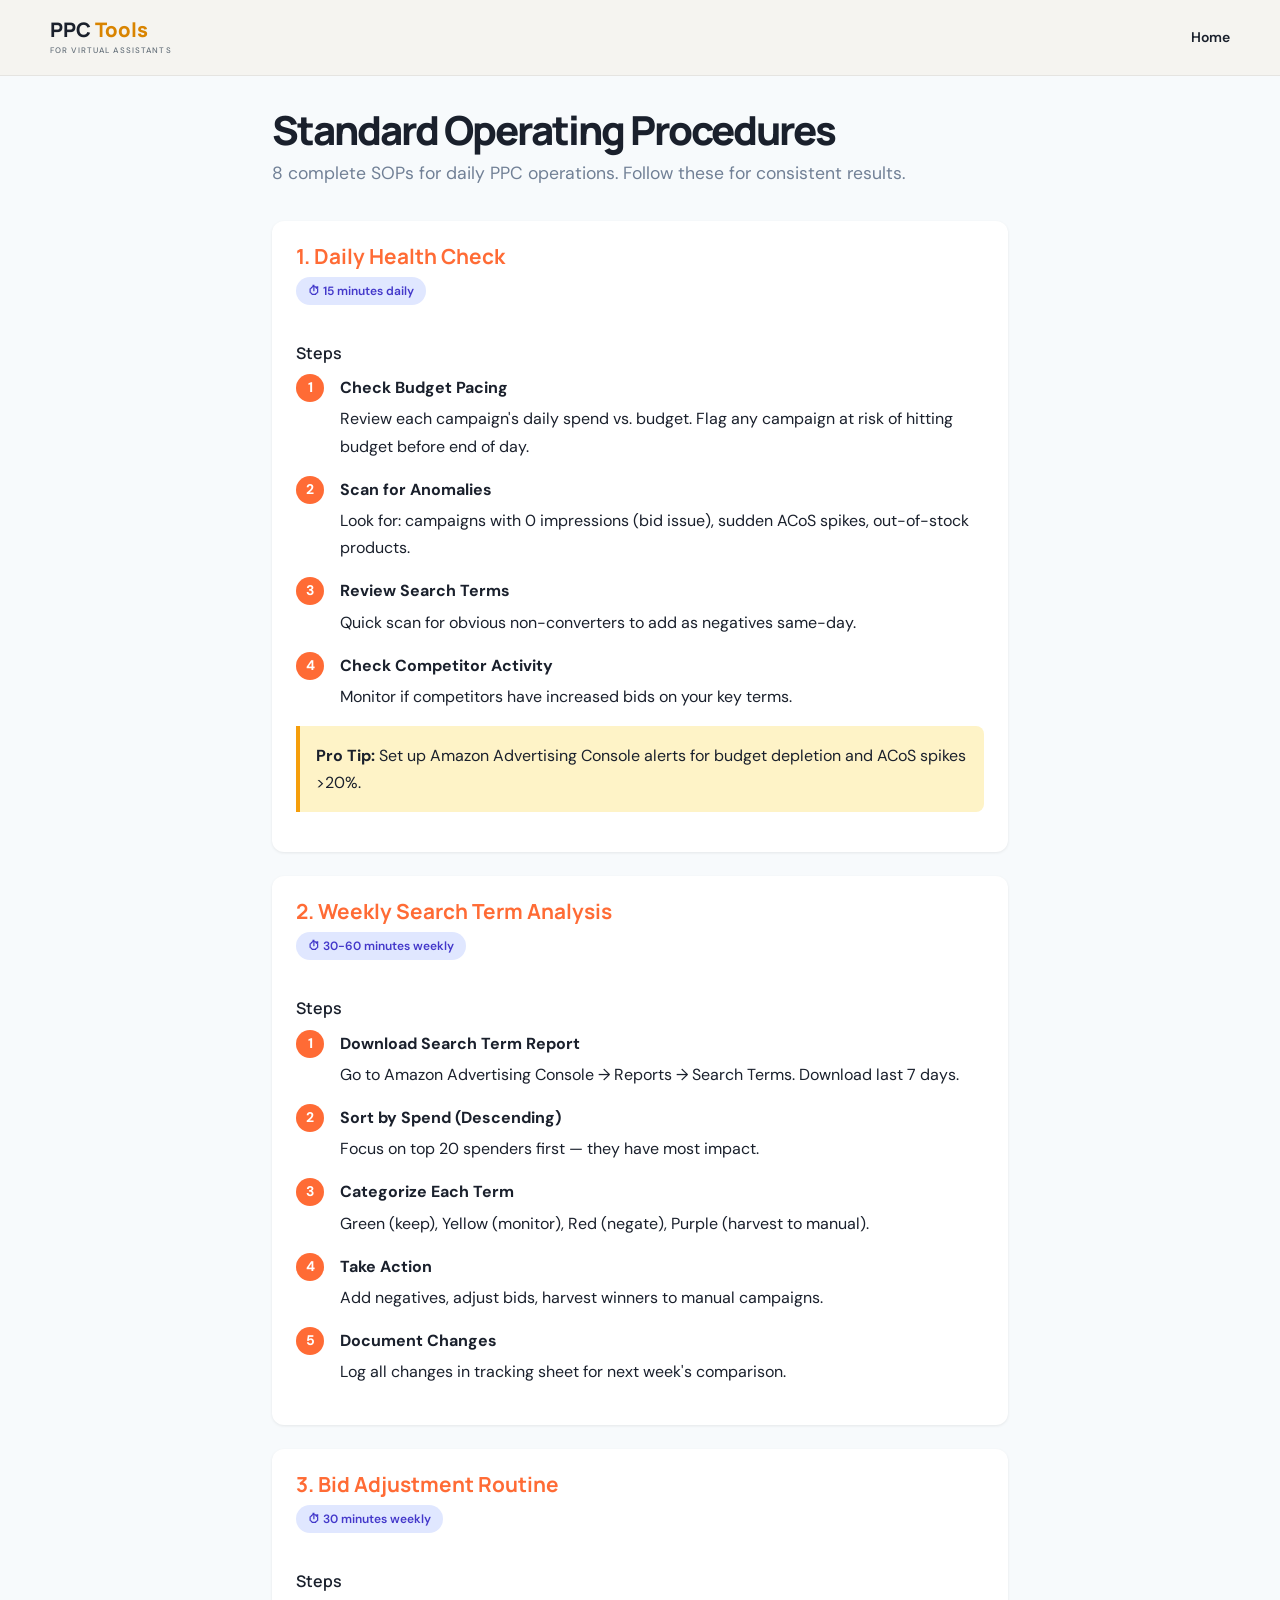
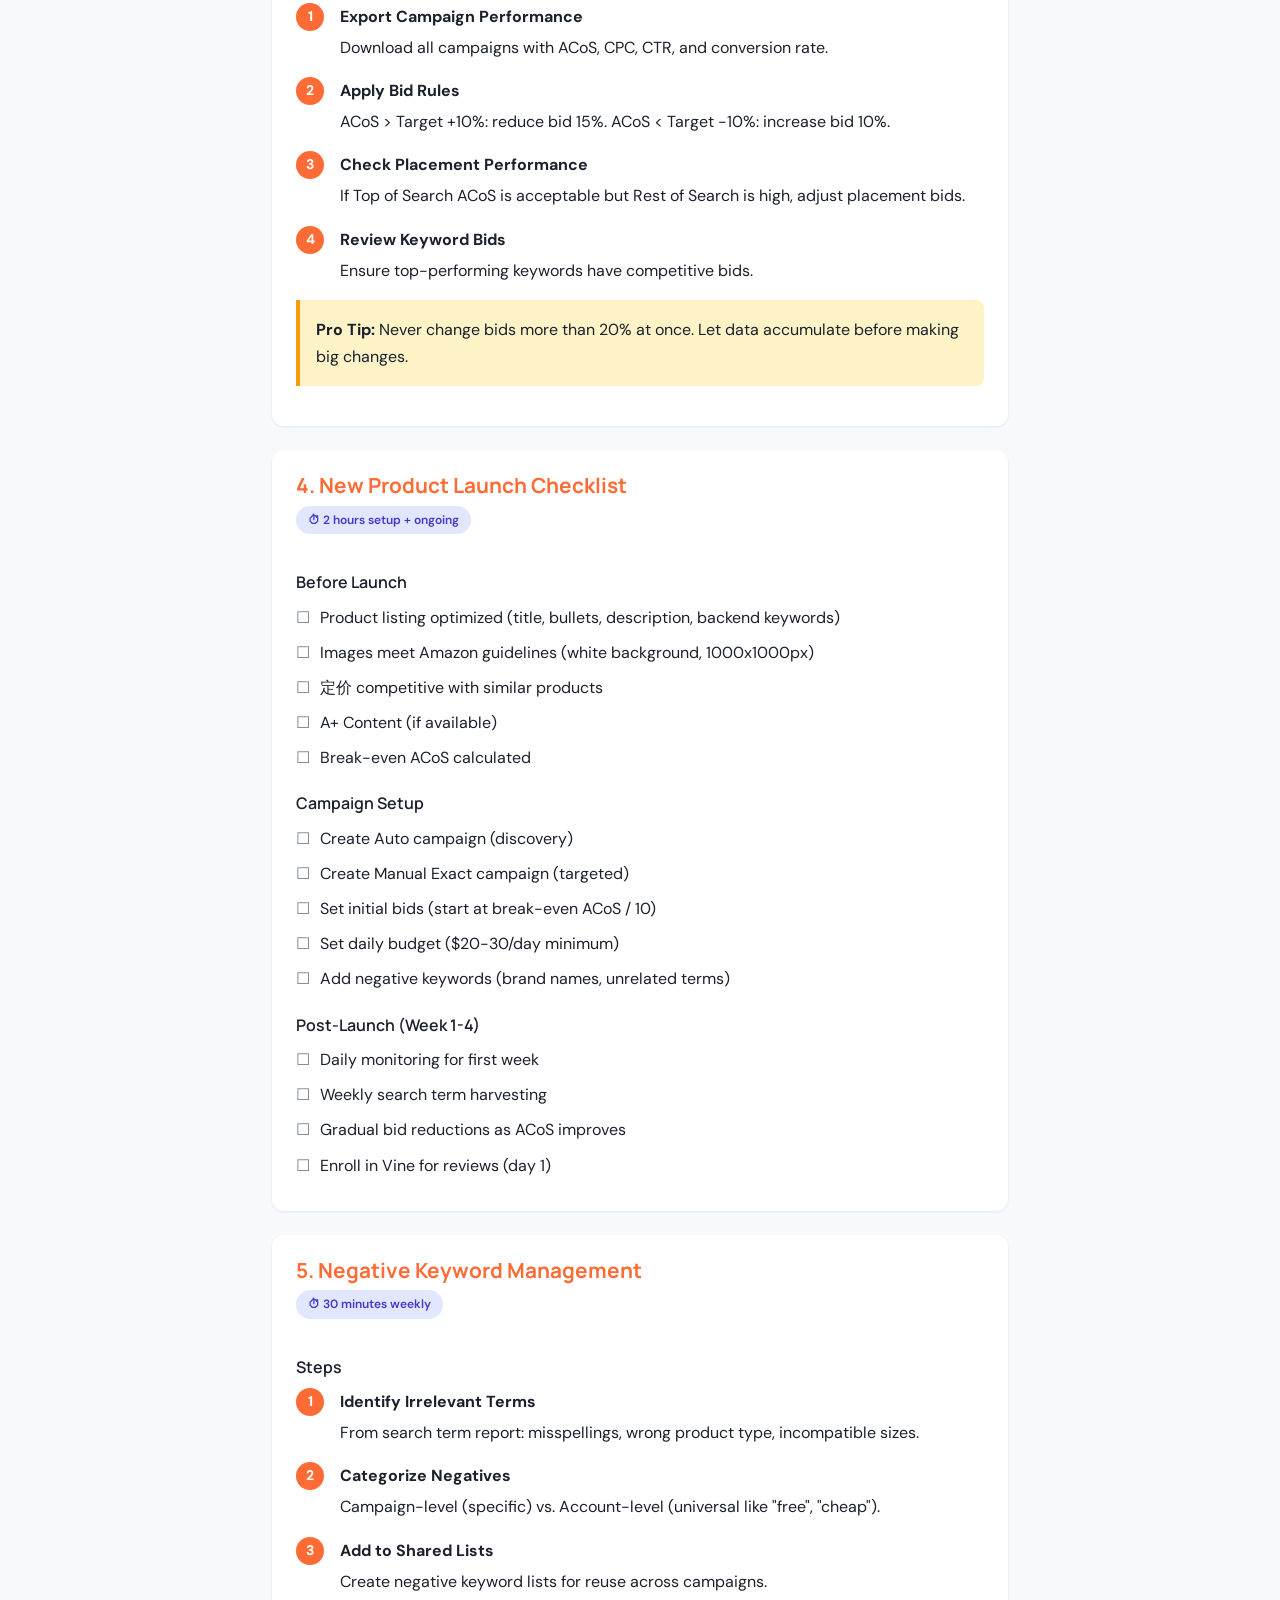
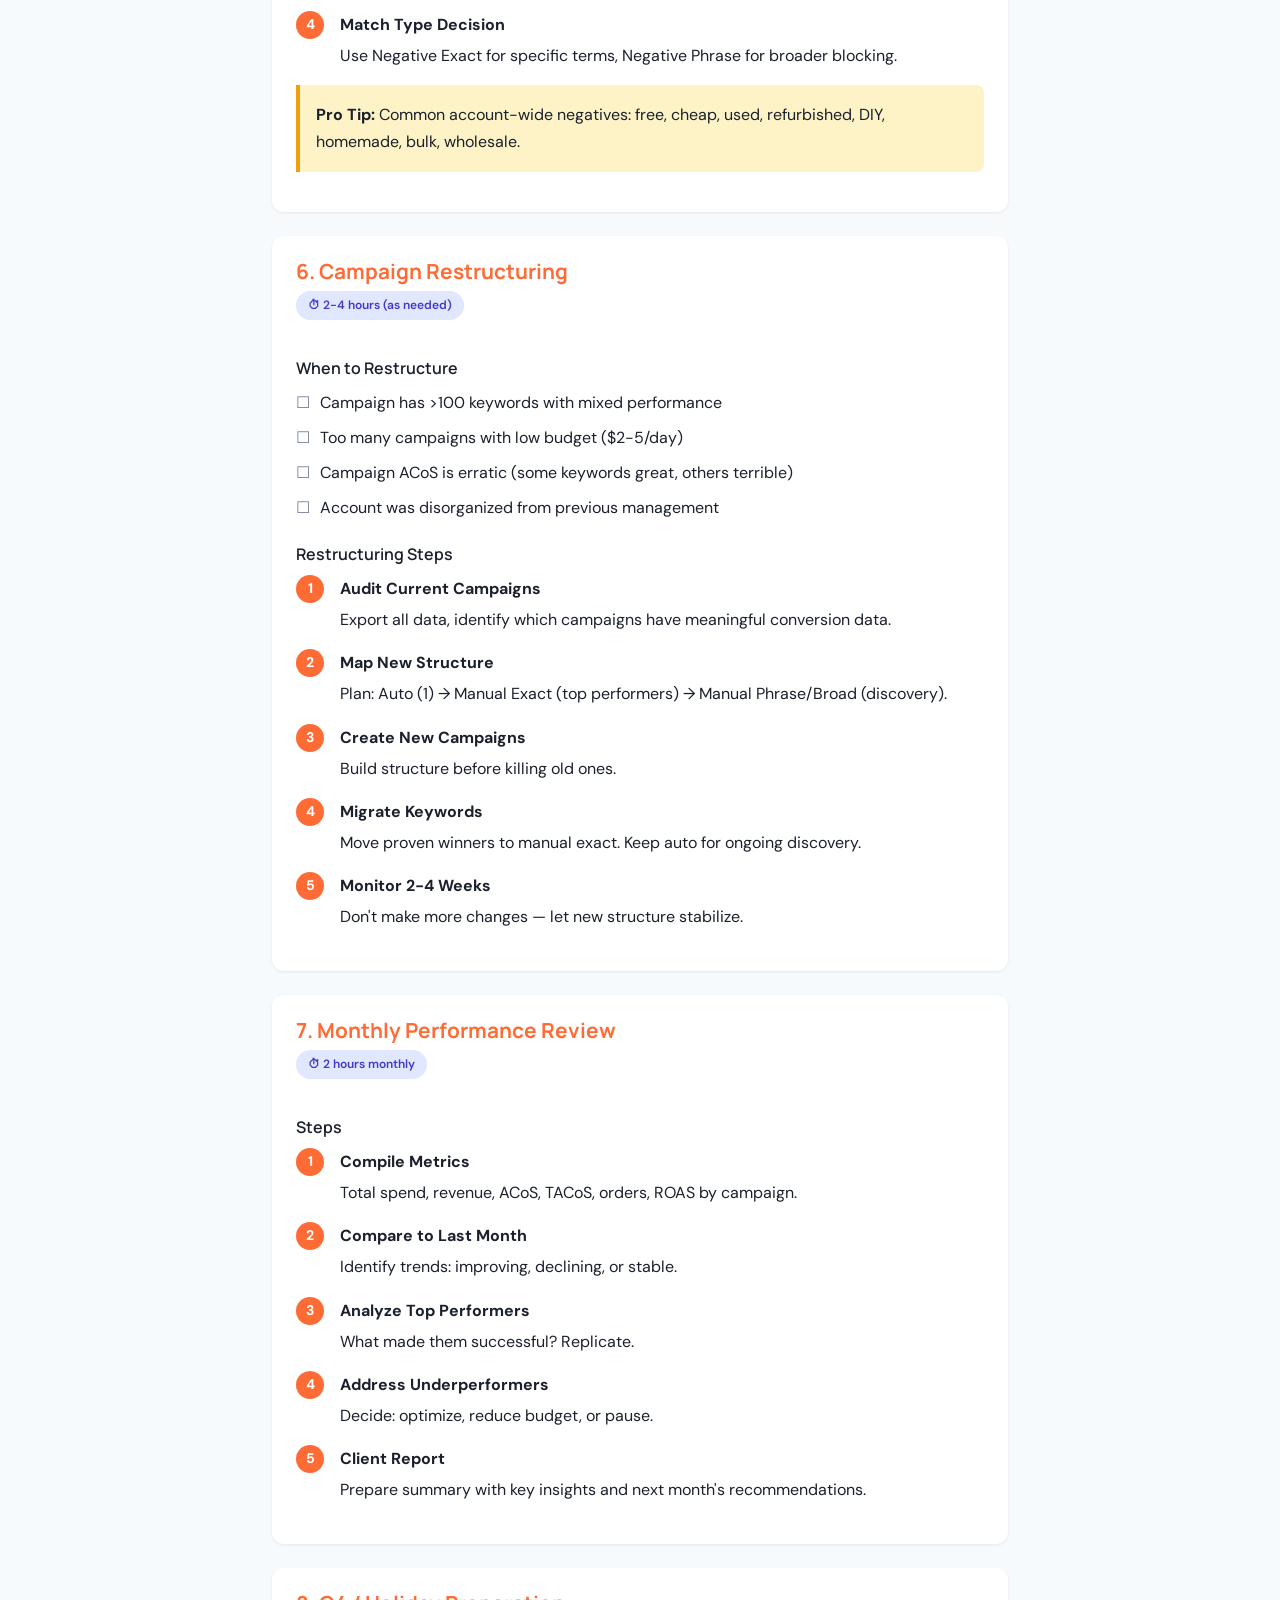
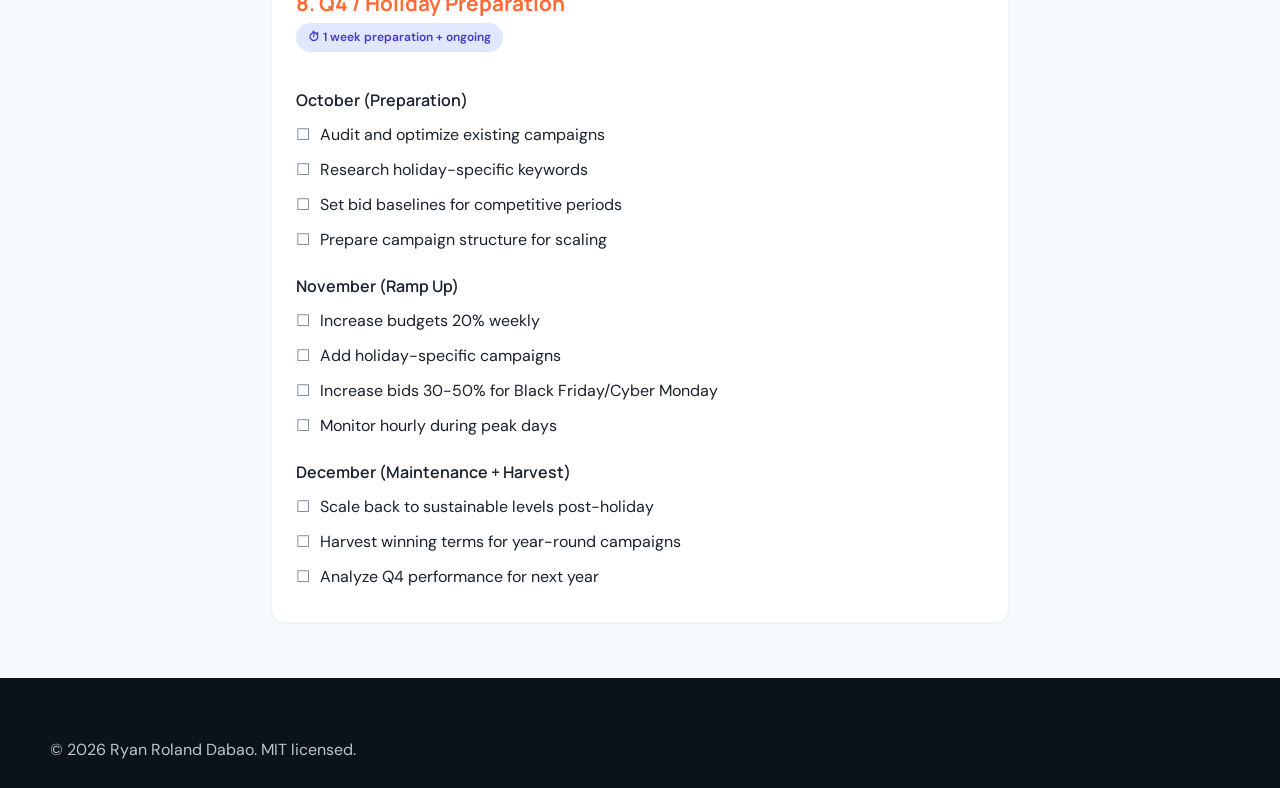
<file: site/sops.html>
<!doctype html>
<html lang="en">
<head>
  <meta charset="utf-8">
  <meta name="viewport" content="width=device-width,initial-scale=1">
  <title>SOPs - PPC Tools for VAs</title>
  <link rel="stylesheet" href="styles.css">
  <link rel="preconnect" href="https://fonts.googleapis.com">
  <link href="https://fonts.googleapis.com/css2?family=DM+Sans:wght@400;500;600;700&family=Manrope:wght@600;700;800&display=swap" rel="stylesheet">
  <style>
    :root { --primary: #FF6B35; --primary-dark: #e55a2b; --success: #10B981; --surface: #ffffff; --surface-alt: #F7FAFC; --text: #1A202C; --text-muted: #718096; --border: #E2E8F0; }
    * { box-sizing: border-box; margin: 0; padding: 0; }
    body { font-family: 'DM Sans', -apple-system, BlinkMacSystemFont, sans-serif; background: var(--surface-alt); color: var(--text); line-height: 1.7; }
    .container { max-width: 800px; margin: 0 auto; padding: 2rem; }
    h1 { font-family: 'Manrope', sans-serif; font-size: 2.5rem; font-weight: 800; margin-bottom: 0.5rem; }
    .subtitle { color: var(--text-muted); font-size: 1.1rem; margin-bottom: 2rem; }
    .sop-card { background: var(--surface); border-radius: 12px; padding: 1.5rem; margin-bottom: 1.5rem; box-shadow: 0 1px 3px rgba(0,0,0,0.08); }
    .sop-card h2 { font-family: 'Manrope', sans-serif; font-size: 1.3rem; font-weight: 700; margin-bottom: 0.5rem; color: var(--primary); }
    .sop-card .duration { background: #E0E7FF; color: #4338CA; padding: 0.25rem 0.75rem; border-radius: 20px; font-size: 0.75rem; font-weight: 600; display: inline-block; margin-bottom: 1rem; }
    .sop-card h3 { font-size: 1rem; font-weight: 600; margin: 1.5rem 0 0.75rem; }
    .step { display: flex; gap: 1rem; margin-bottom: 1rem; align-items: flex-start; }
    .step-num { background: var(--primary); color: white; width: 28px; height: 28px; border-radius: 50%; display: flex; align-items: center; justify-content: center; font-weight: 700; font-size: 0.875rem; flex-shrink: 0; }
    .step-content { flex: 1; }
    .step-content strong { display: block; margin-bottom: 0.25rem; }
    .checklist { list-style: none; margin-left: 0; }
    .checklist li { padding-left: 1.5rem; position: relative; margin-bottom: 0.5rem; }
    .checklist li::before { content: "☐"; position: absolute; left: 0; color: var(--text-muted); }
    .tip { background: #FEF3C7; border-left: 4px solid #F59E0B; padding: 1rem; margin: 1rem 0; border-radius: 0 8px 8px 0; }
  </style>
</head>
<body>
<header><a class="brand" href="index.html"><span>PPC <em>Tools</em><small>for Virtual Assistants</small></span></a><nav><a href="index.html">Home</a></nav></header>
<main>
  <div class="container">
    <h1>Standard Operating Procedures</h1>
    <p class="subtitle">8 complete SOPs for daily PPC operations. Follow these for consistent results.</p>

    <div class="sop-card">
      <h2>1. Daily Health Check</h2>
      <span class="duration">⏱ 15 minutes daily</span>
      <h3>Steps</h3>
      <div class="step"><div class="step-num">1</div><div class="step-content"><strong>Check Budget Pacing</strong>Review each campaign's daily spend vs. budget. Flag any campaign at risk of hitting budget before end of day.</div></div>
      <div class="step"><div class="step-num">2</div><div class="step-content"><strong>Scan for Anomalies</strong>Look for: campaigns with 0 impressions (bid issue), sudden ACoS spikes, out-of-stock products.</div></div>
      <div class="step"><div class="step-num">3</div><div class="step-content"><strong>Review Search Terms</strong>Quick scan for obvious non-converters to add as negatives same-day.</div></div>
      <div class="step"><div class="step-num">4</div><div class="step-content"><strong>Check Competitor Activity</strong>Monitor if competitors have increased bids on your key terms.</div></div>
      <div class="tip"><strong>Pro Tip:</strong> Set up Amazon Advertising Console alerts for budget depletion and ACoS spikes >20%.</div>
    </div>

    <div class="sop-card">
      <h2>2. Weekly Search Term Analysis</h2>
      <span class="duration">⏱ 30-60 minutes weekly</span>
      <h3>Steps</h3>
      <div class="step"><div class="step-num">1</div><div class="step-content"><strong>Download Search Term Report</strong>Go to Amazon Advertising Console → Reports → Search Terms. Download last 7 days.</div></div>
      <div class="step"><div class="step-num">2</div><div class="step-content"><strong>Sort by Spend (Descending)</strong>Focus on top 20 spenders first — they have most impact.</div></div>
      <div class="step"><div class="step-num">3</div><div class="step-content"><strong>Categorize Each Term</strong>Green (keep), Yellow (monitor), Red (negate), Purple (harvest to manual).</div></div>
      <div class="step"><div class="step-num">4</div><div class="step-content"><strong>Take Action</strong>Add negatives, adjust bids, harvest winners to manual campaigns.</div></div>
      <div class="step"><div class="step-num">5</div><div class="step-content"><strong>Document Changes</strong>Log all changes in tracking sheet for next week's comparison.</div></div>
    </div>

    <div class="sop-card">
      <h2>3. Bid Adjustment Routine</h2>
      <span class="duration">⏱ 30 minutes weekly</span>
      <h3>Steps</h3>
      <div class="step"><div class="step-num">1</div><div class="step-content"><strong>Export Campaign Performance</strong>Download all campaigns with ACoS, CPC, CTR, and conversion rate.</div></div>
      <div class="step"><div class="step-num">2</div><div class="step-content"><strong>Apply Bid Rules</strong>ACoS > Target +10%: reduce bid 15%. ACoS < Target -10%: increase bid 10%.</div></div>
      <div class="step"><div class="step-num">3</div><div class="step-content"><strong>Check Placement Performance</strong>If Top of Search ACoS is acceptable but Rest of Search is high, adjust placement bids.</div></div>
      <div class="step"><div class="step-num">4</div><div class="step-content"><strong>Review Keyword Bids</strong>Ensure top-performing keywords have competitive bids.</div></div>
      <div class="tip"><strong>Pro Tip:</strong> Never change bids more than 20% at once. Let data accumulate before making big changes.</div>
    </div>

    <div class="sop-card">
      <h2>4. New Product Launch Checklist</h2>
      <span class="duration">⏱ 2 hours setup + ongoing</span>
      <h3>Before Launch</h3>
      <ul class="checklist">
        <li>Product listing optimized (title, bullets, description, backend keywords)</li>
        <li>Images meet Amazon guidelines (white background, 1000x1000px)</li>
        <li>定价 competitive with similar products</li>
        <li>A+ Content (if available)</li>
        <li>Break-even ACoS calculated</li>
      </ul>
      <h3>Campaign Setup</h3>
      <ul class="checklist">
        <li>Create Auto campaign (discovery)</li>
        <li>Create Manual Exact campaign (targeted)</li>
        <li>Set initial bids (start at break-even ACoS / 10)</li>
        <li>Set daily budget ($20-30/day minimum)</li>
        <li>Add negative keywords (brand names, unrelated terms)</li>
      </ul>
      <h3>Post-Launch (Week 1-4)</h3>
      <ul class="checklist">
        <li>Daily monitoring for first week</li>
        <li>Weekly search term harvesting</li>
        <li>Gradual bid reductions as ACoS improves</li>
        <li>Enroll in Vine for reviews (day 1)</li>
      </ul>
    </div>

    <div class="sop-card">
      <h2>5. Negative Keyword Management</h2>
      <span class="duration">⏱ 30 minutes weekly</span>
      <h3>Steps</h3>
      <div class="step"><div class="step-num">1</div><div class="step-content"><strong>Identify Irrelevant Terms</strong>From search term report: misspellings, wrong product type, incompatible sizes.</div></div>
      <div class="step"><div class="step-num">2</div><div class="step-content"><strong>Categorize Negatives</strong>Campaign-level (specific) vs. Account-level (universal like "free", "cheap").</div></div>
      <div class="step"><div class="step-num">3</div><div class="step-content"><strong>Add to Shared Lists</strong>Create negative keyword lists for reuse across campaigns.</div></div>
      <div class="step"><div class="step-num">4</div><div class="step-content"><strong>Match Type Decision</strong>Use Negative Exact for specific terms, Negative Phrase for broader blocking.</div></div>
      <div class="tip"><strong>Pro Tip:</strong> Common account-wide negatives: free, cheap, used, refurbished, DIY, homemade, bulk, wholesale.</div>
    </div>

    <div class="sop-card">
      <h2>6. Campaign Restructuring</h2>
      <span class="duration">⏱ 2-4 hours (as needed)</span>
      <h3>When to Restructure</h3>
      <ul class="checklist">
        <li>Campaign has >100 keywords with mixed performance</li>
        <li>Too many campaigns with low budget ($2-5/day)</li>
        <li>Campaign ACoS is erratic (some keywords great, others terrible)</li>
        <li>Account was disorganized from previous management</li>
      </ul>
      <h3>Restructuring Steps</h3>
      <div class="step"><div class="step-num">1</div><div class="step-content"><strong>Audit Current Campaigns</strong>Export all data, identify which campaigns have meaningful conversion data.</div></div>
      <div class="step"><div class="step-num">2</div><div class="step-content"><strong>Map New Structure</strong>Plan: Auto (1) → Manual Exact (top performers) → Manual Phrase/Broad (discovery).</div></div>
      <div class="step"><div class="step-num">3</div><div class="step-content"><strong>Create New Campaigns</strong>Build structure before killing old ones.</div></div>
      <div class="step"><div class="step-num">4</div><div class="step-content"><strong>Migrate Keywords</strong>Move proven winners to manual exact. Keep auto for ongoing discovery.</div></div>
      <div class="step"><div class="step-num">5</div><div class="step-content"><strong>Monitor 2-4 Weeks</strong>Don't make more changes — let new structure stabilize.</div></div>
    </div>

    <div class="sop-card">
      <h2>7. Monthly Performance Review</h2>
      <span class="duration">⏱ 2 hours monthly</span>
      <h3>Steps</h3>
      <div class="step"><div class="step-num">1</div><div class="step-content"><strong>Compile Metrics</strong>Total spend, revenue, ACoS, TACoS, orders, ROAS by campaign.</div></div>
      <div class="step"><div class="step-num">2</div><div class="step-content"><strong>Compare to Last Month</strong>Identify trends: improving, declining, or stable.</div></div>
      <div class="step"><div class="step-num">3</div><div class="step-content"><strong>Analyze Top Performers</strong>What made them successful? Replicate.</div></div>
      <div class="step"><div class="step-num">4</div><div class="step-content"><strong>Address Underperformers</strong>Decide: optimize, reduce budget, or pause.</div></div>
      <div class="step"><div class="step-num">5</div><div class="step-content"><strong>Client Report</strong>Prepare summary with key insights and next month's recommendations.</div></div>
    </div>

    <div class="sop-card">
      <h2>8. Q4 / Holiday Preparation</h2>
      <span class="duration">⏱ 1 week preparation + ongoing</span>
      <h3>October (Preparation)</h3>
      <ul class="checklist">
        <li>Audit and optimize existing campaigns</li>
        <li>Research holiday-specific keywords</li>
        <li>Set bid baselines for competitive periods</li>
        <li>Prepare campaign structure for scaling</li>
      </ul>
      <h3>November (Ramp Up)</h3>
      <ul class="checklist">
        <li>Increase budgets 20% weekly</li>
        <li>Add holiday-specific campaigns</li>
        <li>Increase bids 30-50% for Black Friday/Cyber Monday</li>
        <li>Monitor hourly during peak days</li>
      </ul>
      <h3>December (Maintenance + Harvest)</h3>
      <ul class="checklist">
        <li>Scale back to sustainable levels post-holiday</li>
        <li>Harvest winning terms for year-round campaigns</li>
        <li>Analyze Q4 performance for next year</li>
      </ul>
    </div>

  </div>
</main>
<footer><p>&copy; 2026 Ryan Roland Dabao. MIT licensed.</p></footer>
</body>
</html>
</file>
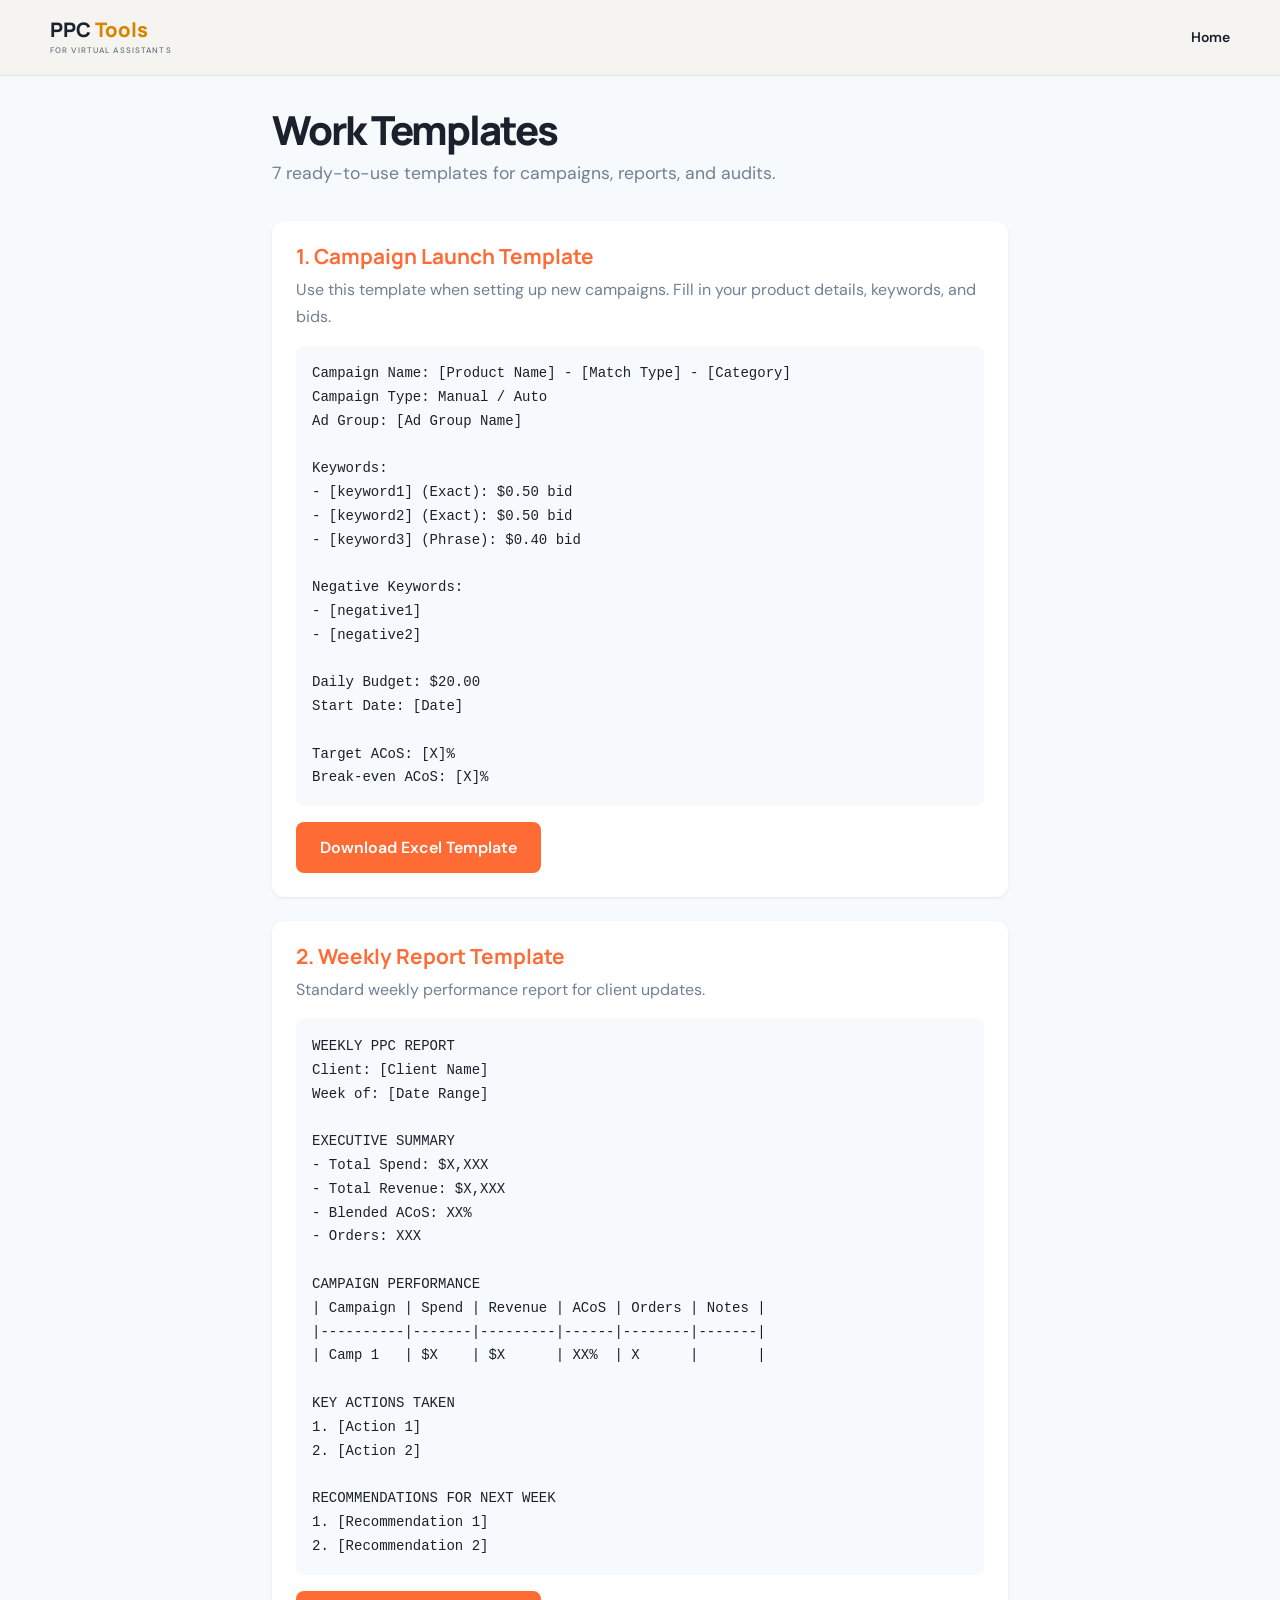
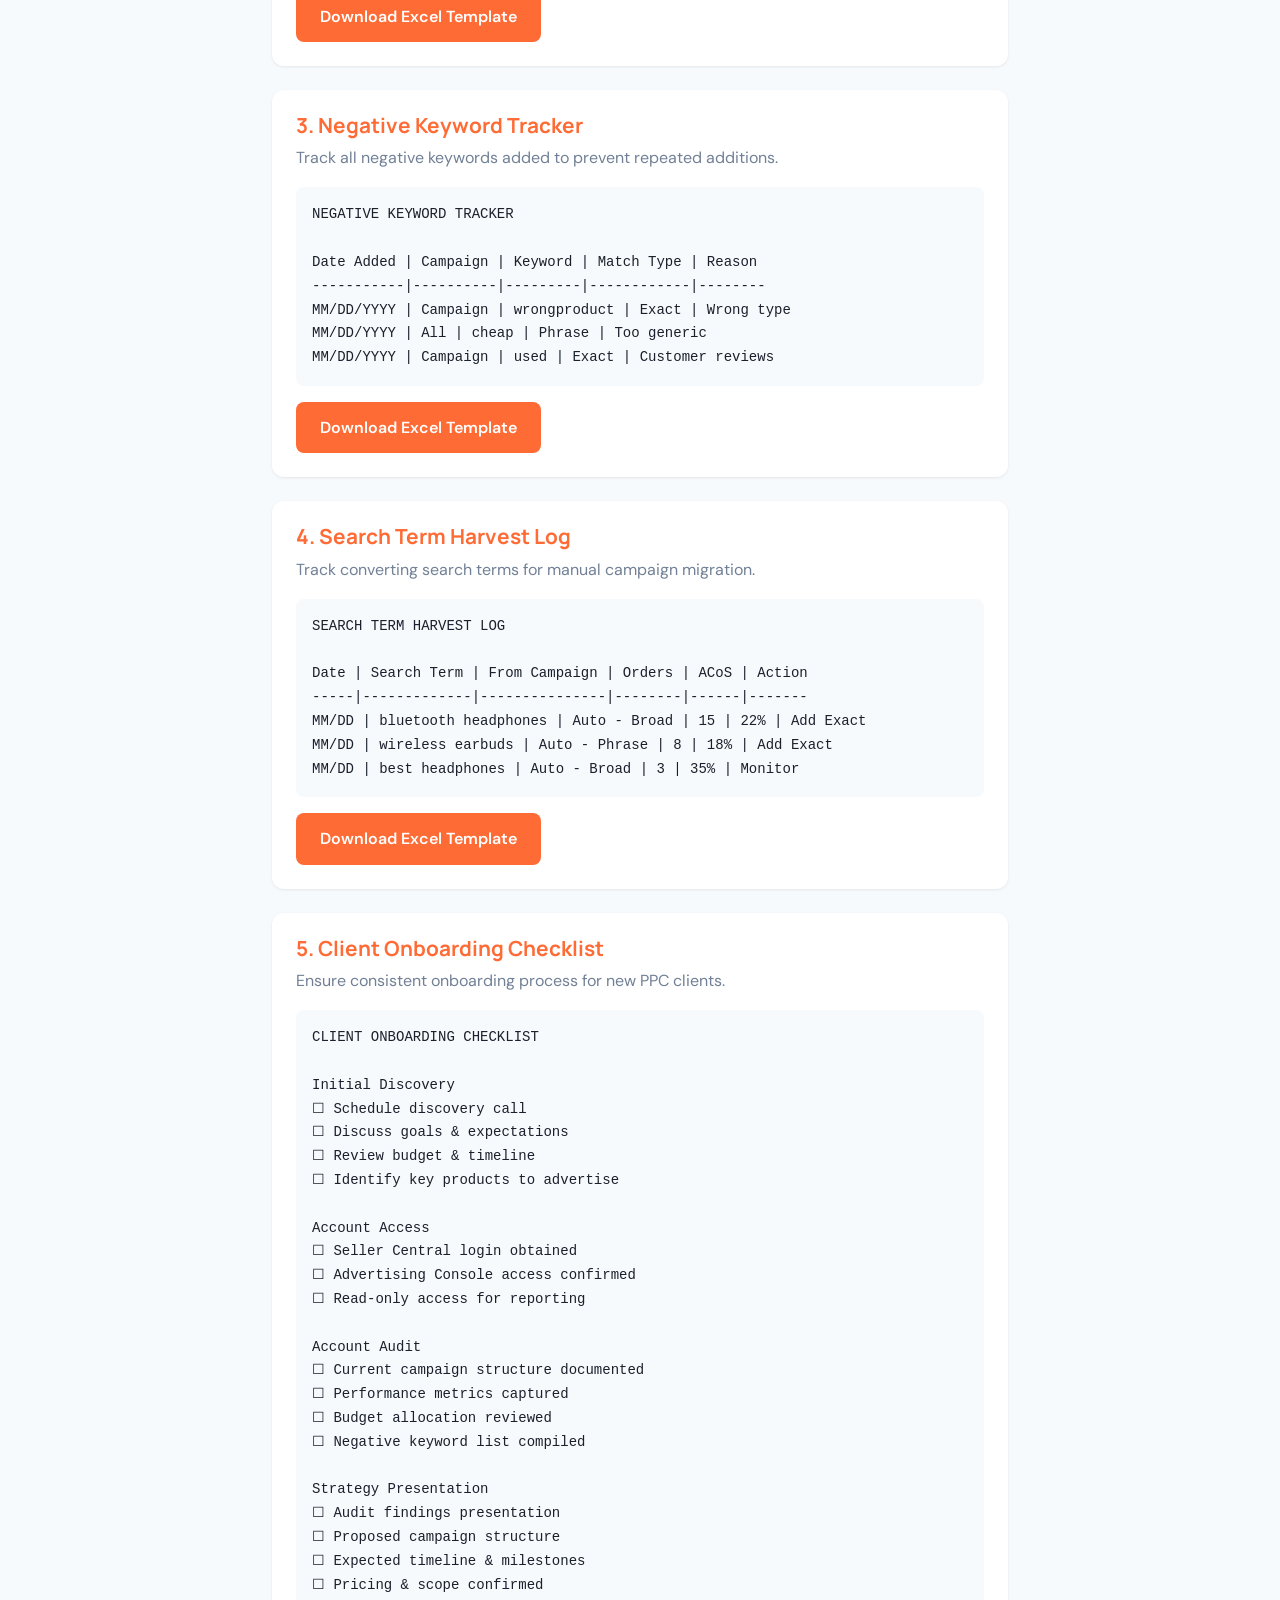
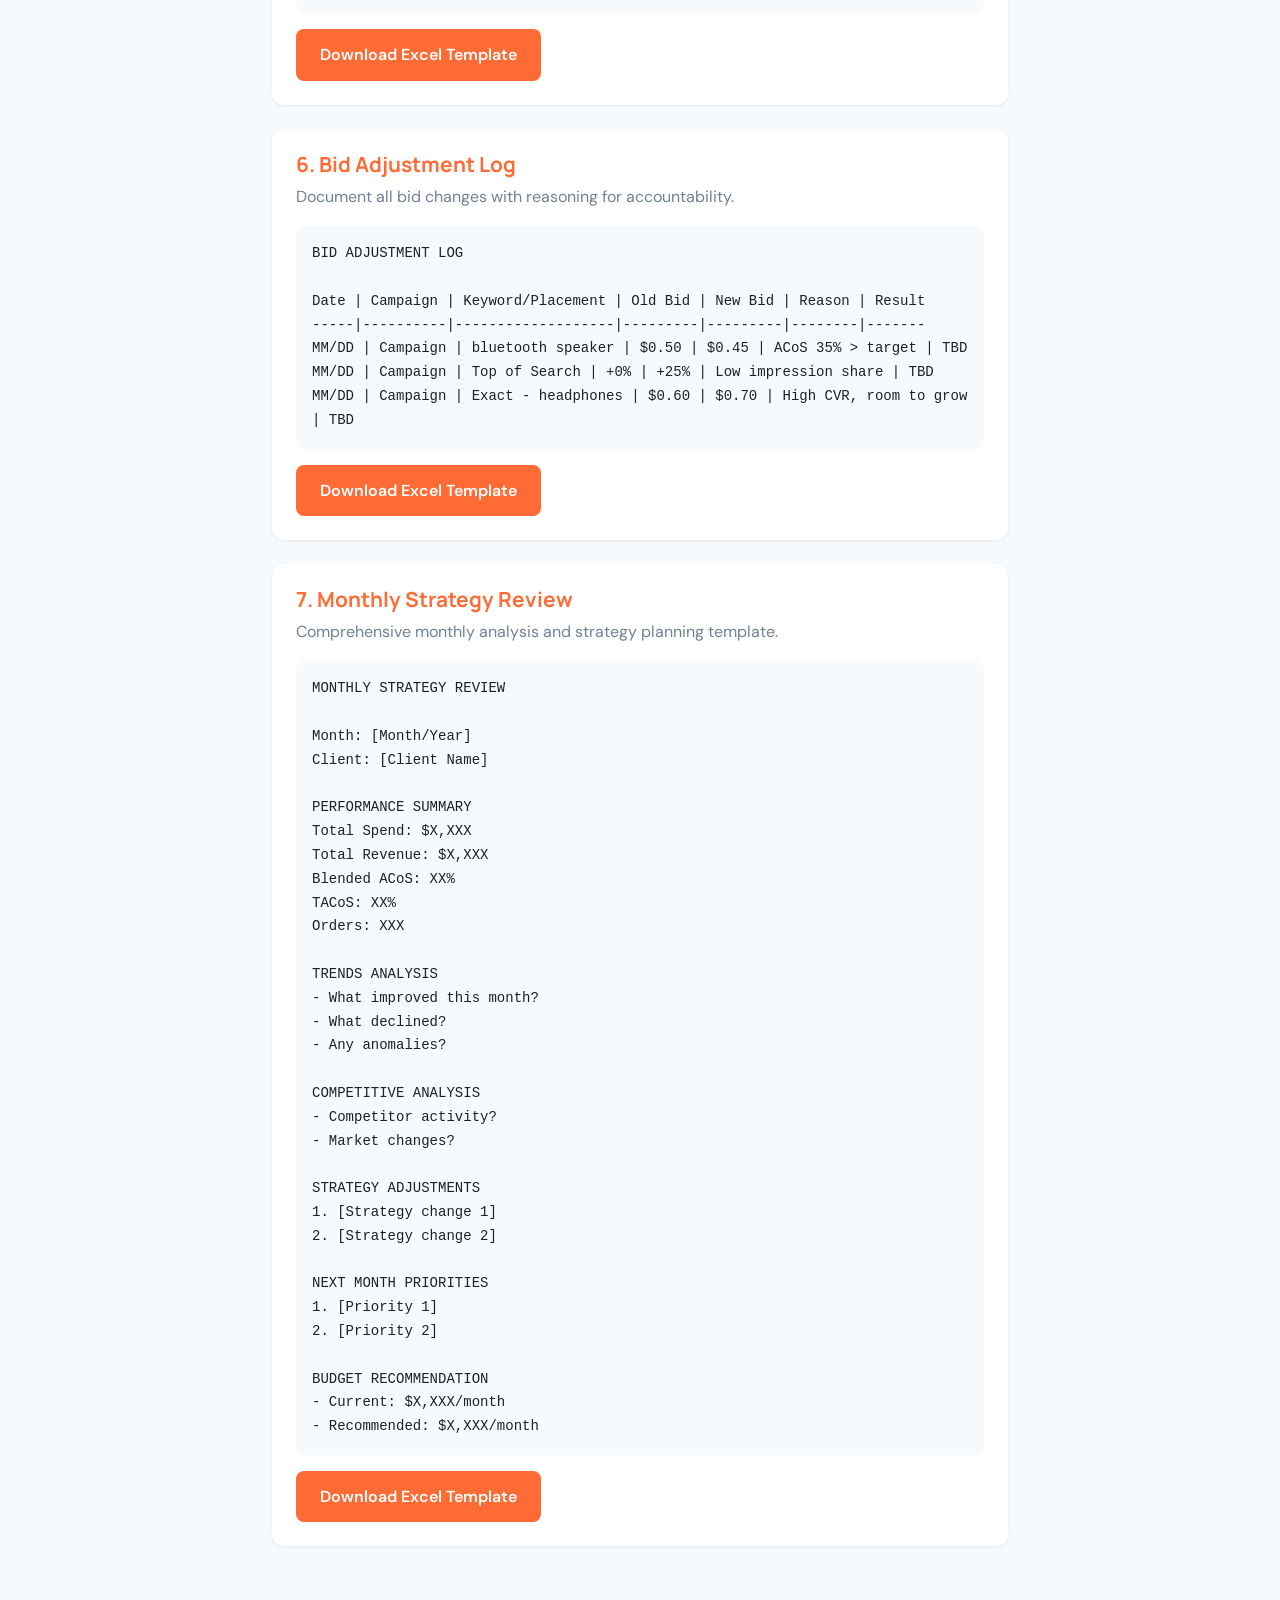
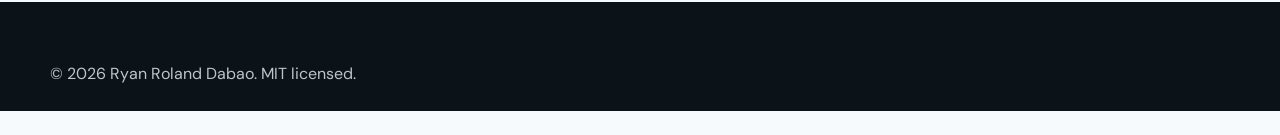
<file: site/templates.html>
<!doctype html>
<html lang="en">
<head>
  <meta charset="utf-8">
  <meta name="viewport" content="width=device-width,initial-scale=1">
  <title>Templates - PPC Tools for VAs</title>
  <link rel="stylesheet" href="styles.css">
  <link rel="preconnect" href="https://fonts.googleapis.com">
  <link href="https://fonts.googleapis.com/css2?family=DM+Sans:wght@400;500;600;700&family=Manrope:wght@600;700;800&display=swap" rel="stylesheet">
  <style>
    :root { --primary: #FF6B35; --success: #10B981; --surface: #ffffff; --surface-alt: #F7FAFC; --text: #1A202C; --text-muted: #718096; --border: #E2E8F0; }
    * { box-sizing: border-box; margin: 0; padding: 0; }
    body { font-family: 'DM Sans', -apple-system, BlinkMacSystemFont, sans-serif; background: var(--surface-alt); color: var(--text); line-height: 1.7; }
    .container { max-width: 800px; margin: 0 auto; padding: 2rem; }
    h1 { font-family: 'Manrope', sans-serif; font-size: 2.5rem; font-weight: 800; margin-bottom: 0.5rem; }
    .subtitle { color: var(--text-muted); font-size: 1.1rem; margin-bottom: 2rem; }
    .template-card { background: var(--surface); border-radius: 12px; padding: 1.5rem; margin-bottom: 1.5rem; box-shadow: 0 1px 3px rgba(0,0,0,0.08); }
    .template-card h2 { font-family: 'Manrope', sans-serif; font-size: 1.3rem; font-weight: 700; margin-bottom: 0.5rem; color: var(--primary); }
    .template-card p { color: var(--text-muted); margin-bottom: 1rem; }
    .template-content { background: var(--surface-alt); padding: 1rem; border-radius: 8px; font-family: monospace; font-size: 0.875rem; overflow-x: auto; white-space: pre-wrap; }
    .download-btn { display: inline-block; background: var(--primary); color: white; padding: 0.75rem 1.5rem; border-radius: 8px; text-decoration: none; font-weight: 600; margin-top: 1rem; }
    .download-btn:hover { background: #e55a2b; }
  </style>
</head>
<body>
<header><a class="brand" href="index.html"><span>PPC <em>Tools</em><small>for Virtual Assistants</small></span></a><nav><a href="index.html">Home</a></nav></header>
<main>
  <div class="container">
    <h1>Work Templates</h1>
    <p class="subtitle">7 ready-to-use templates for campaigns, reports, and audits.</p>

    <div class="template-card">
      <h2>1. Campaign Launch Template</h2>
      <p>Use this template when setting up new campaigns. Fill in your product details, keywords, and bids.</p>
      <div class="template-content">Campaign Name: [Product Name] - [Match Type] - [Category]
Campaign Type: Manual / Auto
Ad Group: [Ad Group Name]

Keywords:
- [keyword1] (Exact): $0.50 bid
- [keyword2] (Exact): $0.50 bid
- [keyword3] (Phrase): $0.40 bid

Negative Keywords:
- [negative1]
- [negative2]

Daily Budget: $20.00
Start Date: [Date]

Target ACoS: [X]%
Break-even ACoS: [X]%</div>
      <a href="https://raw.githubusercontent.com/projectamazonph/ppc-tools-for-va/main/templates/Campaign-Launch-Template.xlsx" class="download-btn" download>Download Excel Template</a>
    </div>

    <div class="template-card">
      <h2>2. Weekly Report Template</h2>
      <p>Standard weekly performance report for client updates.</p>
      <div class="template-content">WEEKLY PPC REPORT
Client: [Client Name]
Week of: [Date Range]

EXECUTIVE SUMMARY
- Total Spend: $X,XXX
- Total Revenue: $X,XXX
- Blended ACoS: XX%
- Orders: XXX

CAMPAIGN PERFORMANCE
| Campaign | Spend | Revenue | ACoS | Orders | Notes |
|----------|-------|---------|------|--------|-------|
| Camp 1   | $X    | $X      | XX%  | X      |       |

KEY ACTIONS TAKEN
1. [Action 1]
2. [Action 2]

RECOMMENDATIONS FOR NEXT WEEK
1. [Recommendation 1]
2. [Recommendation 2]</div>
      <a href="https://raw.githubusercontent.com/projectamazonph/ppc-tools-for-va/main/templates/Weekly-Report-Template.xlsx" class="download-btn" download>Download Excel Template</a>
    </div>

    <div class="template-card">
      <h2>3. Negative Keyword Tracker</h2>
      <p>Track all negative keywords added to prevent repeated additions.</p>
      <div class="template-content">NEGATIVE KEYWORD TRACKER

Date Added | Campaign | Keyword | Match Type | Reason
-----------|----------|---------|------------|--------
MM/DD/YYYY | Campaign | wrongproduct | Exact | Wrong type
MM/DD/YYYY | All | cheap | Phrase | Too generic
MM/DD/YYYY | Campaign | used | Exact | Customer reviews</div>
      <a href="https://raw.githubusercontent.com/projectamazonph/ppc-tools-for-va/main/templates/Negative-Keyword-Tracker.xlsx" class="download-btn" download>Download Excel Template</a>
    </div>

    <div class="template-card">
      <h2>4. Search Term Harvest Log</h2>
      <p>Track converting search terms for manual campaign migration.</p>
      <div class="template-content">SEARCH TERM HARVEST LOG

Date | Search Term | From Campaign | Orders | ACoS | Action
-----|-------------|---------------|--------|------|-------
MM/DD | bluetooth headphones | Auto - Broad | 15 | 22% | Add Exact
MM/DD | wireless earbuds | Auto - Phrase | 8 | 18% | Add Exact
MM/DD | best headphones | Auto - Broad | 3 | 35% | Monitor</div>
      <a href="https://raw.githubusercontent.com/projectamazonph/ppc-tools-for-va/main/templates/Search-Term-Harvest-Log.xlsx" class="download-btn" download>Download Excel Template</a>
    </div>

    <div class="template-card">
      <h2>5. Client Onboarding Checklist</h2>
      <p>Ensure consistent onboarding process for new PPC clients.</p>
      <div class="template-content">CLIENT ONBOARDING CHECKLIST

Initial Discovery
☐ Schedule discovery call
☐ Discuss goals & expectations
☐ Review budget & timeline
☐ Identify key products to advertise

Account Access
☐ Seller Central login obtained
☐ Advertising Console access confirmed
☐ Read-only access for reporting

Account Audit
☐ Current campaign structure documented
☐ Performance metrics captured
☐ Budget allocation reviewed
☐ Negative keyword list compiled

Strategy Presentation
☐ Audit findings presentation
☐ Proposed campaign structure
☐ Expected timeline & milestones
☐ Pricing & scope confirmed</div>
      <a href="https://raw.githubusercontent.com/projectamazonph/ppc-tools-for-va/main/templates/Client-Onboarding-Checklist.xlsx" class="download-btn" download>Download Excel Template</a>
    </div>

    <div class="template-card">
      <h2>6. Bid Adjustment Log</h2>
      <p>Document all bid changes with reasoning for accountability.</p>
      <div class="template-content">BID ADJUSTMENT LOG

Date | Campaign | Keyword/Placement | Old Bid | New Bid | Reason | Result
-----|----------|-------------------|---------|---------|--------|-------
MM/DD | Campaign | bluetooth speaker | $0.50 | $0.45 | ACoS 35% > target | TBD
MM/DD | Campaign | Top of Search | +0% | +25% | Low impression share | TBD
MM/DD | Campaign | Exact - headphones | $0.60 | $0.70 | High CVR, room to grow | TBD</div>
      <a href="https://raw.githubusercontent.com/projectamazonph/ppc-tools-for-va/main/templates/Bid-Adjustment-Log.xlsx" class="download-btn" download>Download Excel Template</a>
    </div>

    <div class="template-card">
      <h2>7. Monthly Strategy Review</h2>
      <p>Comprehensive monthly analysis and strategy planning template.</p>
      <div class="template-content">MONTHLY STRATEGY REVIEW

Month: [Month/Year]
Client: [Client Name]

PERFORMANCE SUMMARY
Total Spend: $X,XXX
Total Revenue: $X,XXX
Blended ACoS: XX%
TACoS: XX%
Orders: XXX

TRENDS ANALYSIS
- What improved this month?
- What declined?
- Any anomalies?

COMPETITIVE ANALYSIS
- Competitor activity?
- Market changes?

STRATEGY ADJUSTMENTS
1. [Strategy change 1]
2. [Strategy change 2]

NEXT MONTH PRIORITIES
1. [Priority 1]
2. [Priority 2]

BUDGET RECOMMENDATION
- Current: $X,XXX/month
- Recommended: $X,XXX/month</div>
      <a href="https://raw.githubusercontent.com/projectamazonph/ppc-tools-for-va/main/templates/Monthly-Strategy-Review.xlsx" class="download-btn" download>Download Excel Template</a>
    </div>

  </div>
</main>
<footer><p>&copy; 2026 Ryan Roland Dabao. MIT licensed.</p></footer>
</body>
</html>
</file>
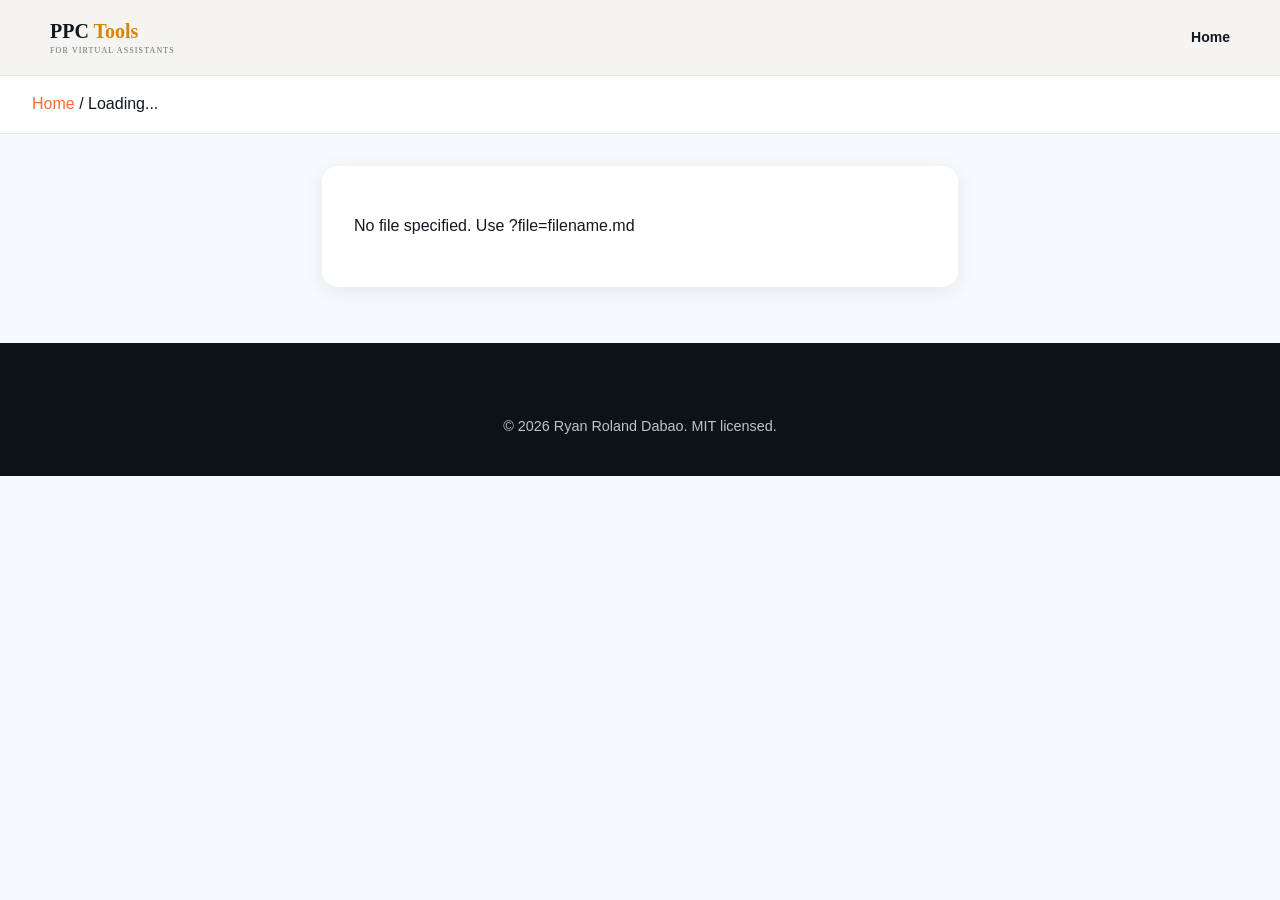
<file: site/viewer.html>
<!doctype html>
<html lang="en">
<head>
  <meta charset="utf-8">
  <meta name="viewport" content="width=device-width,initial-scale=1">
  <title>Loading... - PPC Tools for VAs</title>
  <link rel="stylesheet" href="styles.css">
  <style>
    :root {
      --primary: #FF6B35;
      --primary-dark: #e55a2b;
      --success: #10B981;
      --warning: #F59E0B;
      --surface: #ffffff;
      --surface-alt: #F7FAFC;
      --text: #1A202C;
      --text-muted: #718096;
      --border: #E2E8F0;
    }

    * { box-sizing: border-box; }

    body {
      background: var(--surface-alt);
      min-height: 100vh;
      margin: 0;
      font-family: 'DM Sans', -apple-system, BlinkMacSystemFont, sans-serif;
    }

    .quiz-container {
      max-width: 700px;
      margin: 0 auto;
      padding: 2rem;
    }

    .quiz-header {
      text-align: center;
      margin-bottom: 2rem;
    }

    .quiz-header h1 {
      font-family: 'Manrope', sans-serif;
      font-size: 2rem;
      font-weight: 800;
      color: var(--text);
      margin: 0 0 0.5rem 0;
    }

    .level-tabs {
      display: flex;
      gap: 0.5rem;
      flex-wrap: wrap;
      justify-content: center;
      margin-bottom: 1.5rem;
    }

    .level-tab {
      padding: 0.6rem 1rem;
      border: none;
      background: var(--surface);
      color: var(--text-muted);
      font-family: inherit;
      font-size: 0.85rem;
      font-weight: 600;
      border-radius: 8px;
      cursor: pointer;
      transition: all 0.2s ease;
      box-shadow: 0 2px 4px rgba(0,0,0,0.05);
    }

    .level-tab:hover { background: var(--border); }
    .level-tab.active { background: var(--primary); color: white; }

    .progress-bar {
      height: 6px;
      background: var(--border);
      border-radius: 3px;
      margin-bottom: 1.5rem;
      overflow: hidden;
    }

    .progress-fill {
      height: 100%;
      background: linear-gradient(90deg, var(--primary), var(--primary-dark));
      transition: width 0.3s ease;
    }

    .question-card {
      background: var(--surface);
      border-radius: 16px;
      padding: 2rem;
      margin-bottom: 1.5rem;
      box-shadow: 0 4px 20px rgba(0,0,0,0.08);
      animation: slideIn 0.3s ease;
    }

    @keyframes slideIn {
      from { opacity: 0; transform: translateY(15px); }
      to { opacity: 1; transform: translateY(0); }
    }

    .question-meta {
      display: flex;
      align-items: center;
      gap: 0.75rem;
      margin-bottom: 1rem;
    }

    .question-number {
      background: var(--primary);
      color: white;
      font-weight: 700;
      font-size: 0.8rem;
      padding: 0.3rem 0.8rem;
      border-radius: 20px;
    }

    .question-category {
      background: #EEF2FF;
      color: #4F46E5;
      font-size: 0.75rem;
      font-weight: 600;
      padding: 0.3rem 0.6rem;
      border-radius: 6px;
    }

    .question-text {
      font-size: 1.15rem;
      font-weight: 600;
      color: var(--text);
      margin-bottom: 1.5rem;
      line-height: 1.5;
    }

    .reveal-btn {
      width: 100%;
      padding: 1rem;
      background: var(--surface-alt);
      border: 2px dashed var(--border);
      border-radius: 10px;
      font-family: inherit;
      font-size: 1rem;
      font-weight: 600;
      color: var(--text-muted);
      cursor: pointer;
      transition: all 0.2s ease;
    }

    .reveal-btn:hover {
      border-color: var(--primary);
      color: var(--primary);
      background: #FFF5F0;
    }

    .answer-card {
      margin-top: 1rem;
      padding: 1.25rem;
      background: linear-gradient(135deg, #ECFDF5 0%, #D1FAE5 100%);
      border-left: 4px solid var(--success);
      border-radius: 0 10px 10px 0;
      animation: fadeIn 0.3s ease;
    }

    @keyframes fadeIn {
      from { opacity: 0; }
      to { opacity: 1; }
    }

    .answer-label {
      font-weight: 700;
      color: var(--success);
      margin-bottom: 0.5rem;
      font-size: 0.85rem;
      text-transform: uppercase;
      letter-spacing: 0.5px;
    }

    .answer-text {
      color: var(--text);
      font-size: 1rem;
      line-height: 1.6;
      margin: 0;
    }

    .quiz-nav {
      display: flex;
      justify-content: space-between;
      gap: 1rem;
    }

    .quiz-btn {
      flex: 1;
      padding: 0.9rem 1.5rem;
      border: none;
      border-radius: 10px;
      font-family: inherit;
      font-size: 0.95rem;
      font-weight: 600;
      cursor: pointer;
      transition: all 0.2s ease;
    }

    .quiz-btn.primary {
      background: var(--primary);
      color: white;
    }

    .quiz-btn.primary:hover {
      background: var(--primary-dark);
      transform: translateY(-2px);
      box-shadow: 0 4px 12px rgba(255,107,53,0.3);
    }

    .quiz-btn.secondary {
      background: var(--surface);
      color: var(--text);
      box-shadow: 0 2px 8px rgba(0,0,0,0.06);
    }

    .quiz-btn.secondary:hover { background: var(--border); }
    .quiz-btn:disabled { opacity: 0.4; cursor: not-allowed; transform: none; }

    .results-card {
      text-align: center;
      padding: 3rem 2rem;
      background: var(--surface);
      border-radius: 16px;
      box-shadow: 0 4px 20px rgba(0,0,0,0.08);
    }

    .results-icon { font-size: 4rem; margin-bottom: 1rem; }
    .results-score {
      font-family: 'Manrope', sans-serif;
      font-size: 3.5rem;
      font-weight: 800;
      color: var(--primary);
      margin-bottom: 0.5rem;
    }

    .results-message { font-size: 1.1rem; color: var(--text-muted); margin-bottom: 2rem; }

    .results-stats {
      display: flex;
      justify-content: center;
      gap: 2rem;
      margin-bottom: 2rem;
    }

    .stat-item { text-align: center; }
    .stat-value { font-size: 2rem; font-weight: 700; color: var(--text); }
    .stat-label { font-size: 0.85rem; color: var(--text-muted); }

    .breadcrumb { padding: 1rem 2rem; background: var(--surface); border-bottom: 1px solid var(--border); }
    .breadcrumb a { color: var(--primary); text-decoration: none; }
    footer { text-align: center; padding: 2rem; color: var(--text-muted); font-size: 0.9rem; }

    .doc-viewer {
      background: var(--surface);
      border-radius: 16px;
      padding: 2rem;
      box-shadow: 0 4px 20px rgba(0,0,0,0.08);
      max-width: 800px;
      margin: 2rem auto;
    }

    .doc-viewer h1 { font-family: 'Manrope', sans-serif; font-size: 2rem; margin-bottom: 1rem; }
    .doc-viewer h2 { font-size: 1.4rem; margin: 1.5rem 0 0.75rem; border-bottom: 2px solid var(--primary); padding-bottom: 0.5rem; }
    .doc-viewer h3 { font-size: 1.1rem; margin: 1.25rem 0 0.5rem; }
    .doc-viewer p { line-height: 1.7; color: var(--text-muted); margin: 0.75rem 0; }
    .doc-viewer ul { padding-left: 1.5rem; }
    .doc-viewer li { margin: 0.5rem 0; line-height: 1.6; color: var(--text-muted); }
    .doc-viewer code { background: #F1F5F9; padding: 0.2rem 0.4rem; border-radius: 4px; font-size: 0.9em; }
    .doc-viewer pre { background: #1E293B; color: #E2E8F0; padding: 1rem; border-radius: 8px; overflow-x: auto; }
    .doc-viewer pre code { background: none; padding: 0; }
    .doc-viewer blockquote { border-left: 4px solid var(--primary); padding-left: 1rem; margin: 1rem 0; font-style: italic; color: var(--text-muted); }
    .doc-viewer table { width: 100%; border-collapse: collapse; margin: 1rem 0; }
    .doc-viewer th, .doc-viewer td { border: 1px solid var(--border); padding: 0.75rem; text-align: left; }
    .doc-viewer th { background: var(--surface-alt); font-weight: 600; }

    @media (max-width: 600px) {
      .level-tabs { gap: 0.4rem; }
      .level-tab { padding: 0.5rem 0.75rem; font-size: 0.75rem; }
      .question-card { padding: 1.5rem; }
      .results-stats { flex-direction: column; gap: 1rem; }
    }
  </style>
</head>
<body>
<header><a class="brand" href="index.html"><span>PPC <em>Tools</em><small>for Virtual Assistants</small></span></a><nav><a href="index.html">Home</a></nav></header>
<div class="breadcrumb"><a href="index.html">Home</a> / <span id="doc-title">Loading...</span></div>

<div class="quiz-container" id="quiz-app"><p>Loading...</p></div>

<footer><p>&copy; 2026 Ryan Roland Dabao. MIT licensed.</p></footer>

<script>
const CATEGORIES = {
  'all': { name: 'All', filter: () => true },
  'match-types': { name: 'Match Types', filter: q => q.category?.toLowerCase().includes('match') },
  'campaign-types': { name: 'Campaign Types', filter: q => q.category?.toLowerCase().includes('campaign') },
  'metrics': { name: 'Metrics', filter: q => q.category?.toLowerCase().includes('metric') },
  'bidding': { name: 'Bidding', filter: q => q.category?.toLowerCase().includes('bid') },
  'strategy': { name: 'Strategy', filter: q => q.category?.toLowerCase().includes('strategy') }
};

let questions = [];
let currentCat = 'all';
let currentIndex = 0;
let revealed = {};
let quizData = null;

function parseQuiz(markdown) {
  const lines = markdown.split('\n');
  const questions = [];
  let currentQ = null;
  let currentCategory = 'General';

  for (const line of lines) {
    const trimmed = line.trim();

    // Detect category headers
    if (trimmed.startsWith('### ')) {
      currentCategory = trimmed.replace('### ', '').trim();
      continue;
    }

    // Detect Level headers
    if (trimmed.startsWith('## Level') || trimmed.startsWith('## Level')) {
      continue;
    }

    // Detect questions
    const qMatch = trimmed.match(/^Q(\d+)\.\s*(.+)/);
    if (qMatch) {
      if (currentQ) questions.push(currentQ);
      currentQ = {
        number: parseInt(qMatch[1]),
        text: qMatch[2].trim(),
        answer: '',
        category: currentCategory
      };
    } else if (currentQ && trimmed.startsWith('**A:**')) {
      currentQ.answer = trimmed.replace('**A:**', '').replace(/\*\*/g, '').trim();
    } else if (currentQ && trimmed) {
      currentQ.answer += ' ' + trimmed.replace(/\*\*/g, '').trim();
    }
  }
  if (currentQ) questions.push(currentQ);
  return questions;
}

function renderQuiz() {
  const filtered = questions.filter(CATEGORIES[currentCat].filter);
  const app = document.getElementById('quiz-app');

  if (filtered.length === 0) {
    app.innerHTML = `<div class="question-card"><p>No questions found for this category.</p></div>`;
    return;
  }

  const q = filtered[currentIndex];
  const isRevealed = revealed[q.number];

  app.innerHTML = `
    <div class="quiz-header">
      <h1>${CATEGORIES[currentCat].name}</h1>
      <p>${filtered.length} questions</p>
    </div>

    <div class="level-tabs">
      ${Object.entries(CATEGORIES).map(([key, val]) => `
        <button class="level-tab ${currentCat === key ? 'active' : ''}" onclick="setCategory('${key}')">${val.name}</button>
      `).join('')}
    </div>

    <div class="progress-bar">
      <div class="progress-fill" style="width: ${((currentIndex + 1) / filtered.length) * 100}%"></div>
    </div>

    <div class="question-card">
      <div class="question-meta">
        <span class="question-number">Q${q.number}</span>
        <span class="question-category">${q.category}</span>
      </div>
      <div class="question-text">${q.text}</div>

      ${!isRevealed ? `
        <button class="reveal-btn" onclick="revealAnswer(${q.number})">👁️ Reveal Answer</button>
      ` : `
        <div class="answer-card">
          <div class="answer-label">Answer</div>
          <p class="answer-text">${q.answer}</p>
        </div>
      `}
    </div>

    <div class="quiz-nav">
      <button class="quiz-btn secondary" onclick="prevQ()" ${currentIndex === 0 ? 'disabled' : ''}>← Previous</button>
      ${currentIndex < filtered.length - 1 ?
        `<button class="quiz-btn primary" onclick="nextQ()">Next →</button>` :
        `<button class="quiz-btn primary" onclick="resetQuiz()">Start Over ↻</button>`
      }
    </div>
  `;
}

function setCategory(cat) {
  currentCat = cat;
  currentIndex = 0;
  renderQuiz();
}

function revealAnswer(qNum) {
  revealed[qNum] = true;
  renderQuiz();
}

function nextQ() {
  const filtered = questions.filter(CATEGORIES[currentCat].filter);
  if (currentIndex < filtered.length - 1) {
    currentIndex++;
    renderQuiz();
  }
}

function prevQ() {
  if (currentIndex > 0) {
    currentIndex--;
    renderQuiz();
  }
}

function resetQuiz() {
  currentIndex = 0;
  revealed = {};
  renderQuiz();
}

const params = new URLSearchParams(window.location.search);
const file = params.get('file');

if (!file) {
  document.getElementById('quiz-app').innerHTML = '<div class="question-card"><p>No file specified. Use ?file=filename.md</p></div>';
} else if (!file.includes('quizzes')) {
  // Non-quiz files - use document viewer
  const url = 'https://raw.githubusercontent.com/projectamazonph/ppc-tools-for-va/main/' + file;
  fetch(url)
    .then(r => r.text())
    .then(md => {
      const converter = new marked.Marked();
      document.getElementById('quiz-app').innerHTML = `<div class="doc-viewer">${converter.parse(md)}</div>`;
      document.getElementById('doc-title').textContent = file.split('/').pop().replace('.md','');
    })
    .catch(err => {
      document.getElementById('quiz-app').innerHTML = '<div class="question-card"><p>Error loading: ' + err.message + '</p></div>';
    });
} else {
  const url = 'https://raw.githubusercontent.com/projectamazonph/ppc-tools-for-va/main/' + file;
  fetch(url)
    .then(r => r.text())
    .then(md => {
      questions = parseQuiz(md);
      document.getElementById('doc-title').textContent = 'Knowledge Quiz';
      document.title = 'Knowledge Quiz - PPC Tools for VAs';
      renderQuiz();
    })
    .catch(err => {
      document.getElementById('quiz-app').innerHTML = '<div class="question-card"><p>Error: ' + err.message + '</p></div>';
    });
}
</script>
</body>
</html>
</file>
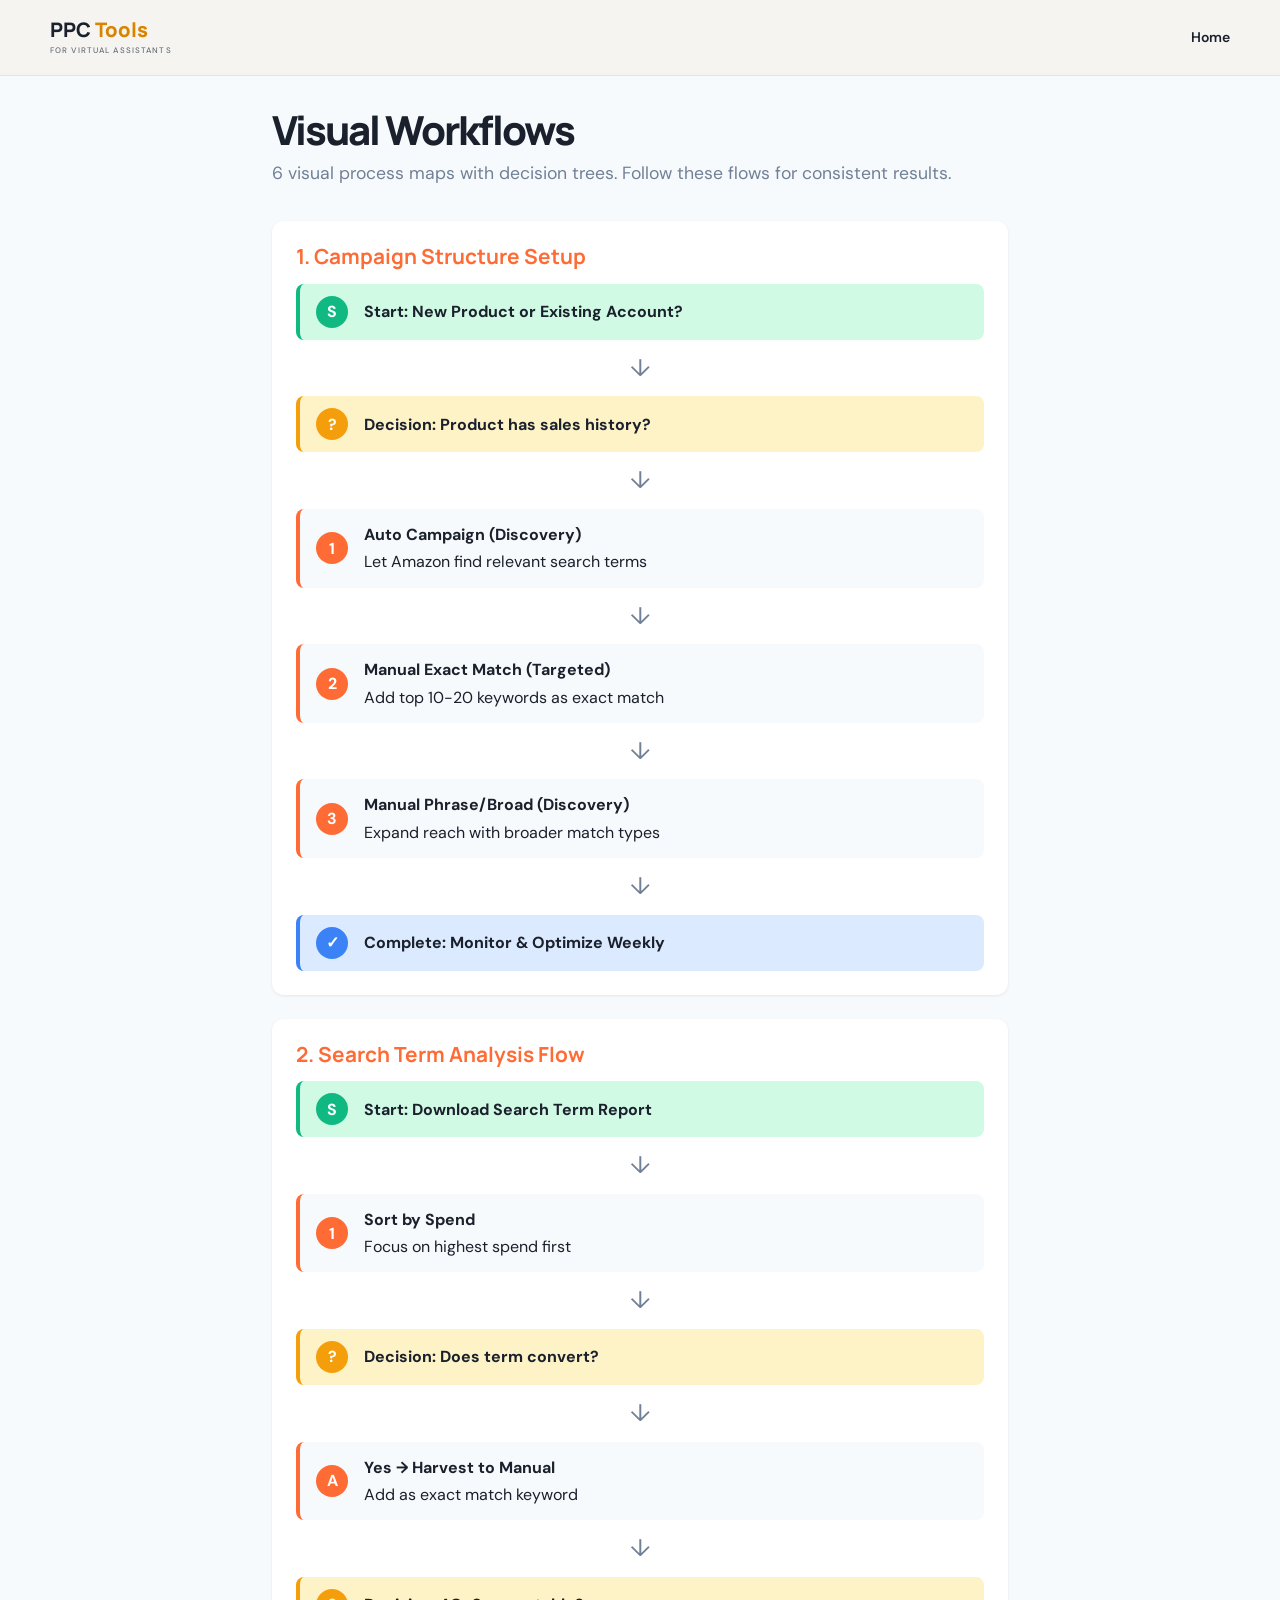
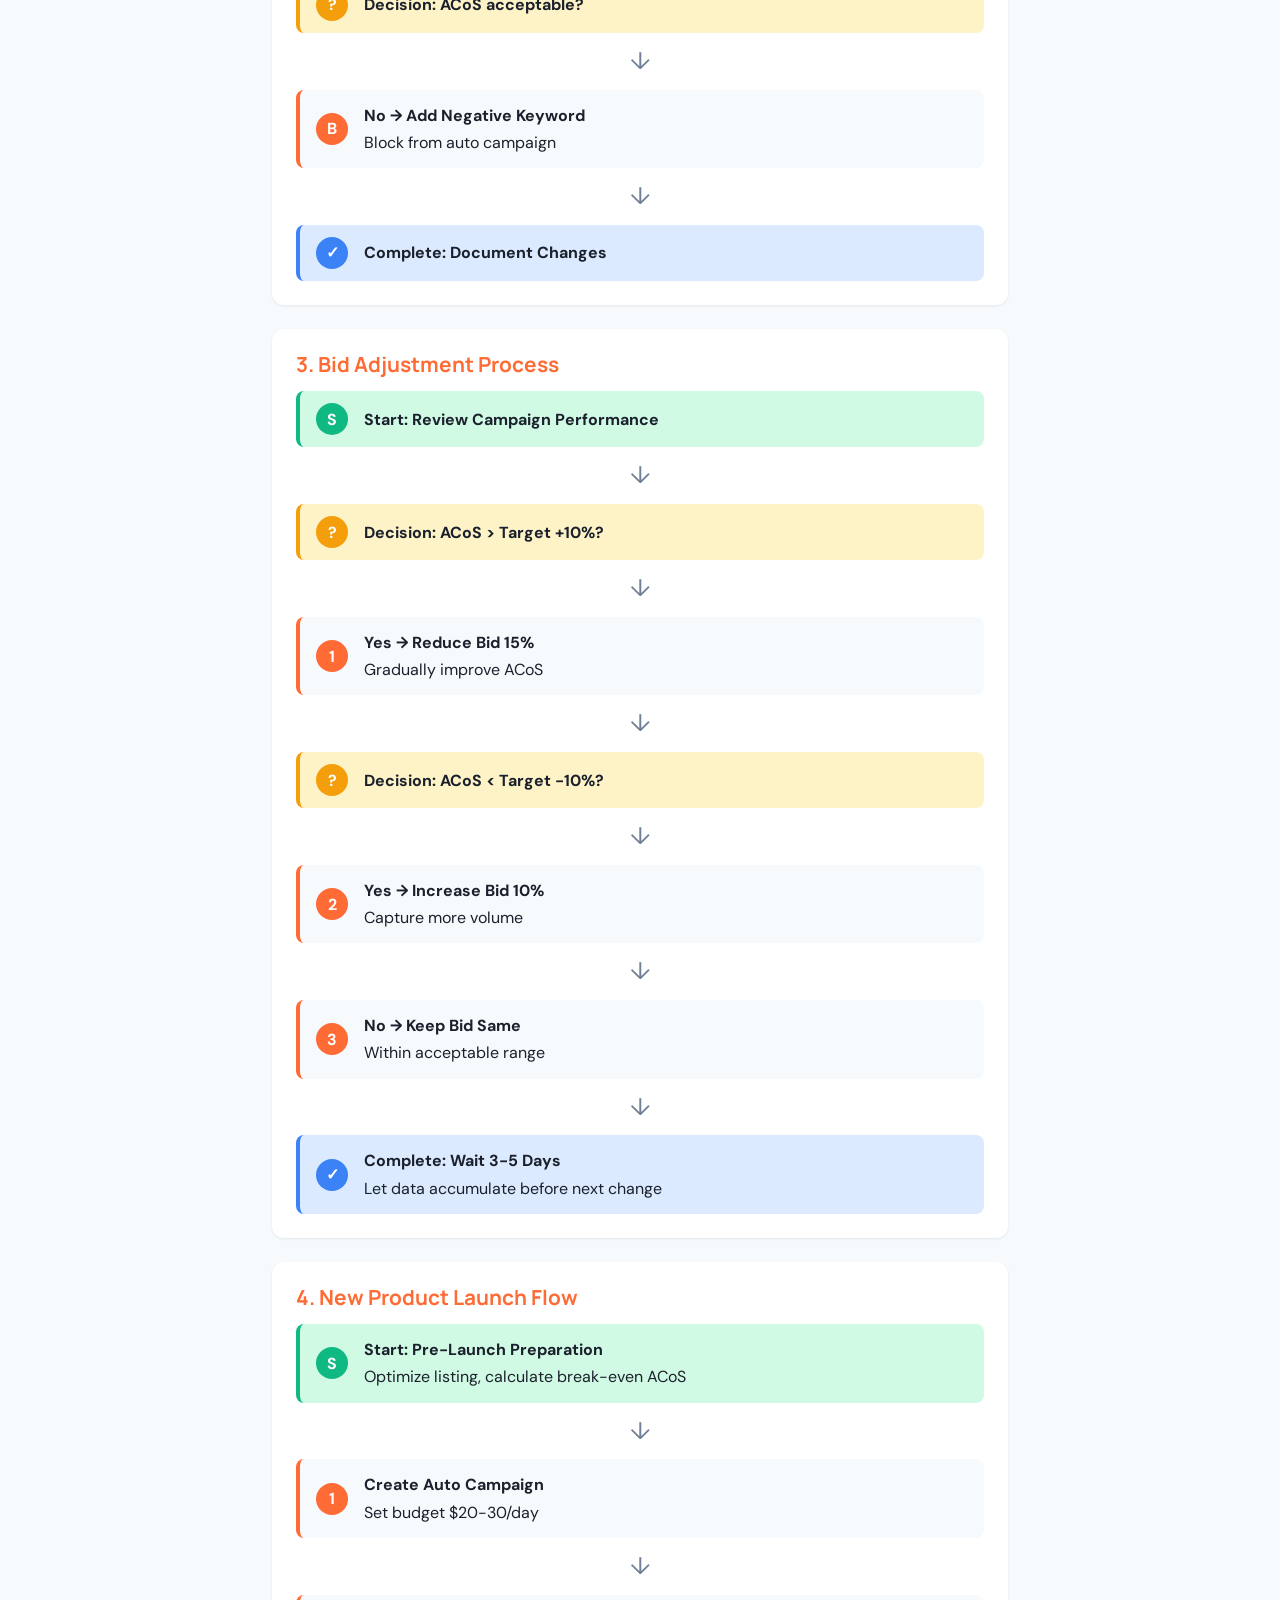
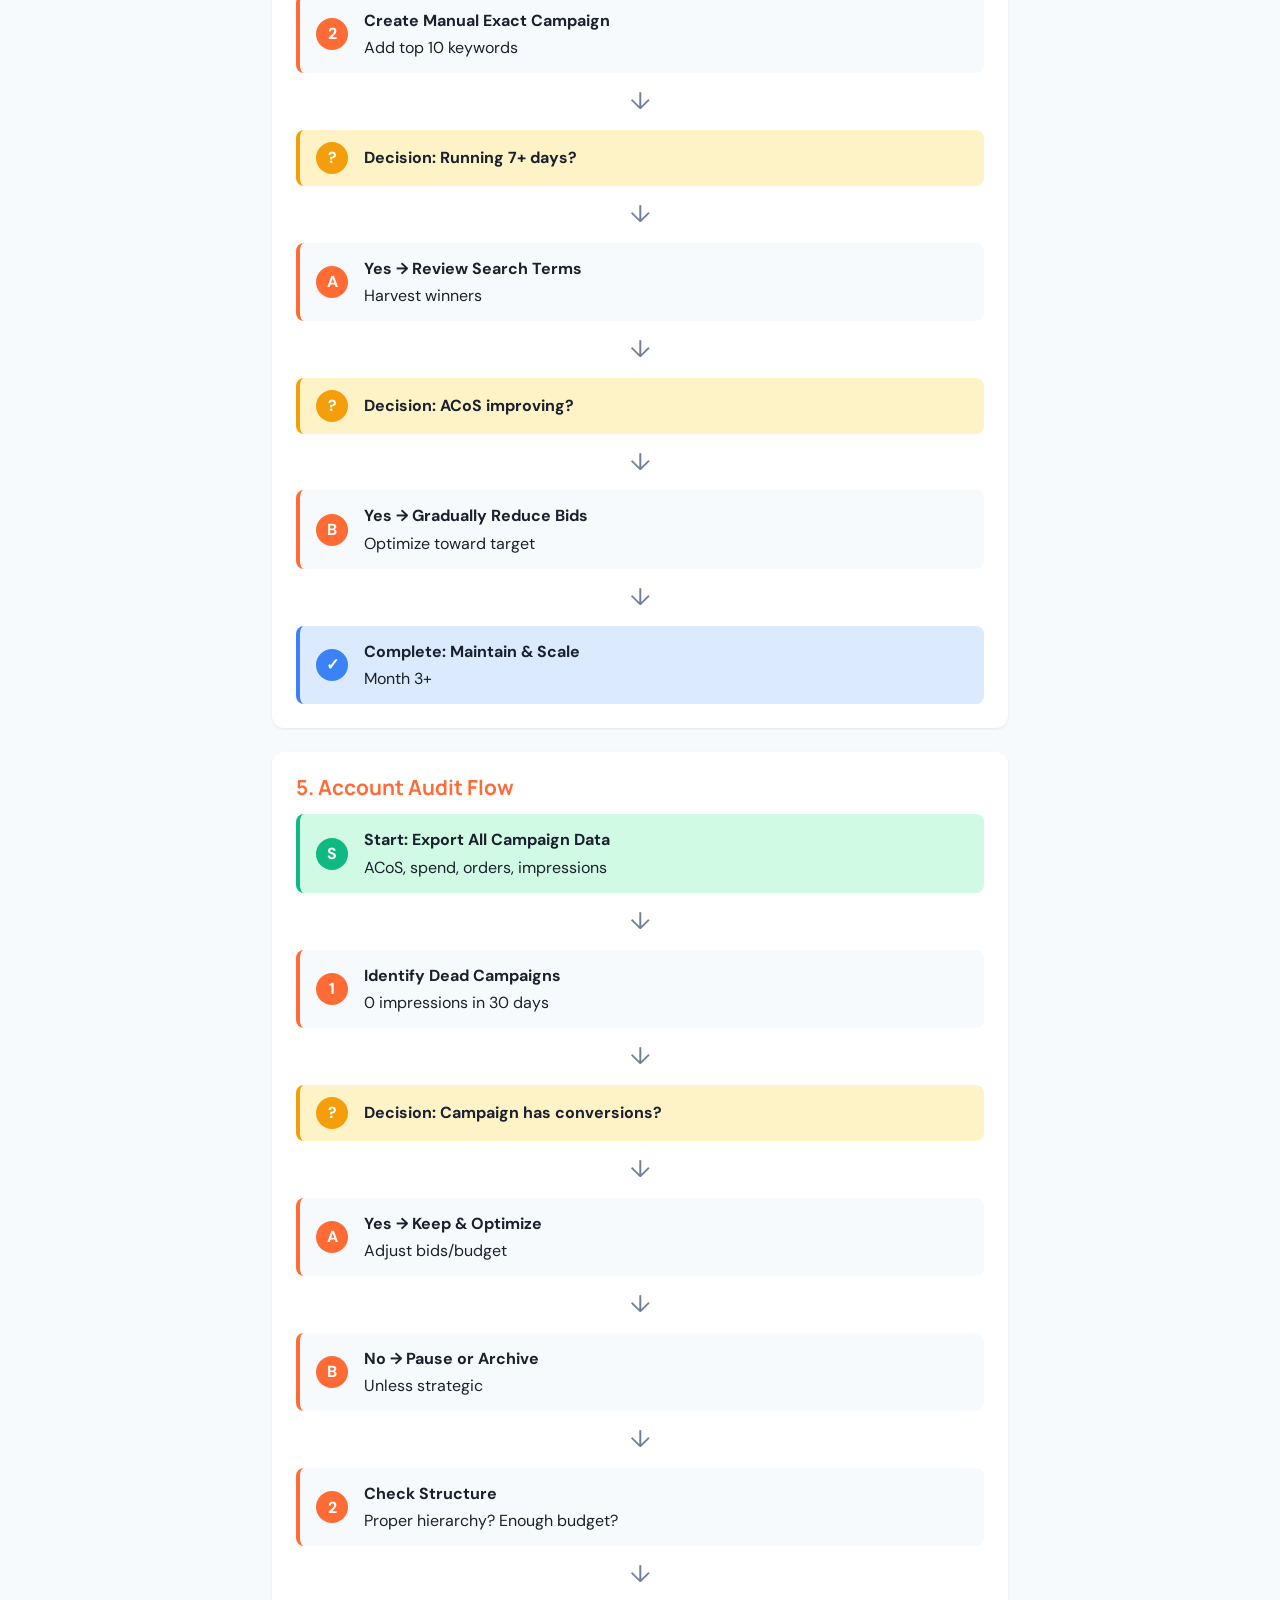
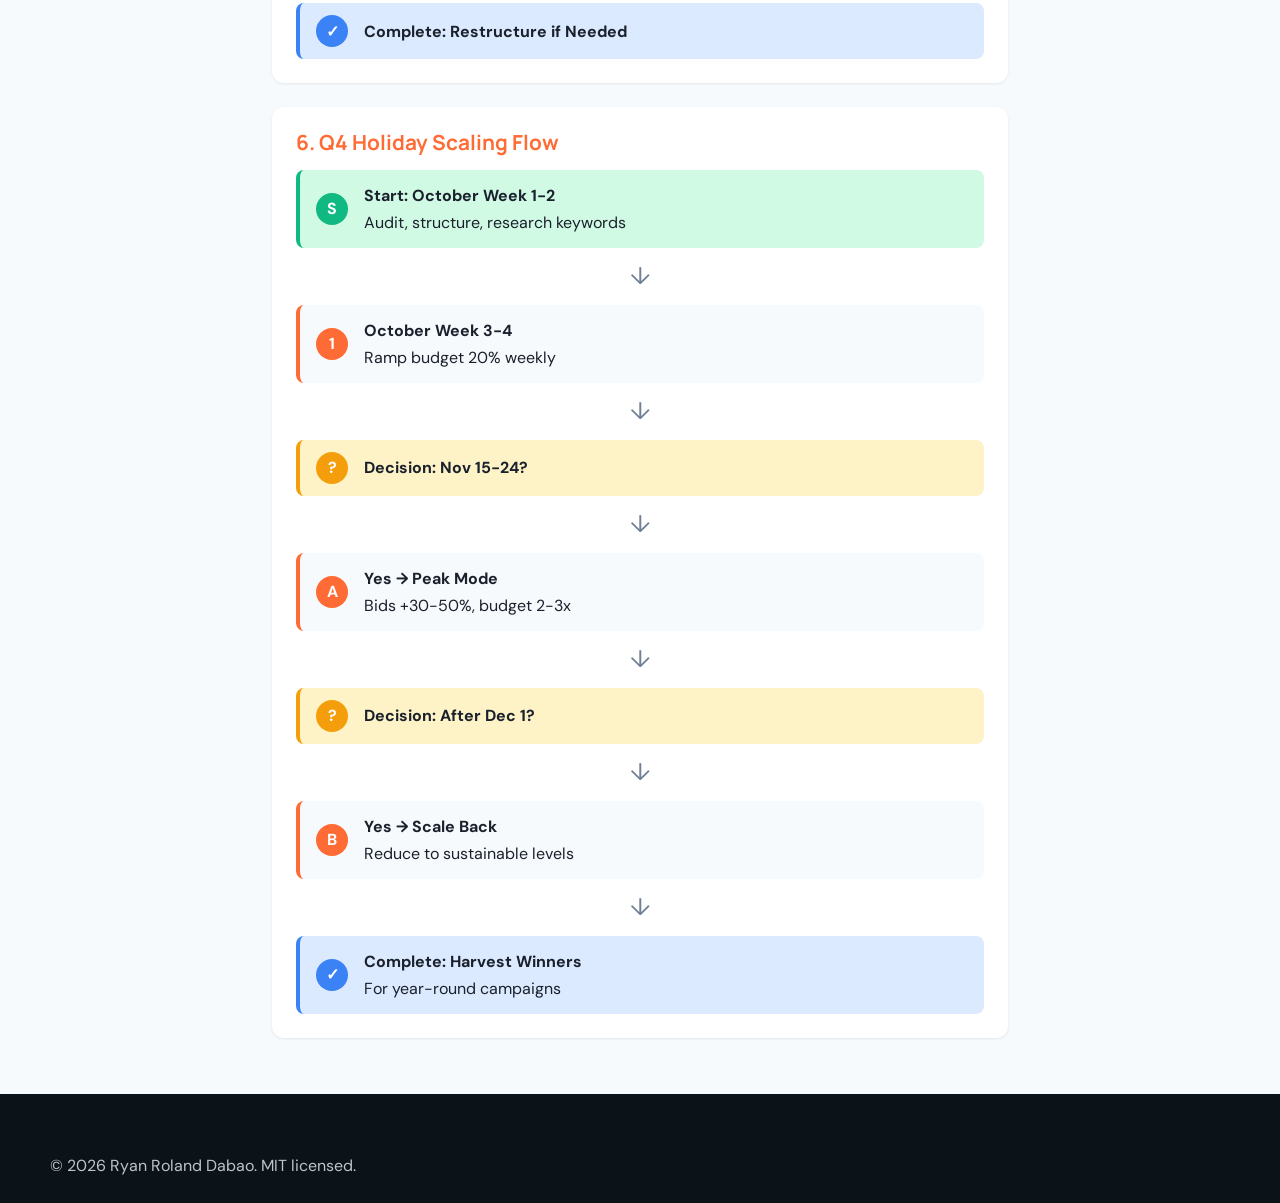
<file: site/workflows.html>
<!doctype html>
<html lang="en">
<head>
  <meta charset="utf-8">
  <meta name="viewport" content="width=device-width,initial-scale=1">
  <title>Workflows - PPC Tools for VAs</title>
  <link rel="stylesheet" href="styles.css">
  <link rel="preconnect" href="https://fonts.googleapis.com">
  <link href="https://fonts.googleapis.com/css2?family=DM+Sans:wght@400;500;600;700&family=Manrope:wght@600;700;800&display=swap" rel="stylesheet">
  <style>
    :root { --primary: #FF6B35; --primary-dark: #e55a2b; --success: #10B981; --surface: #ffffff; --surface-alt: #F7FAFC; --text: #1A202C; --text-muted: #718096; --border: #E2E8F0; }
    * { box-sizing: border-box; margin: 0; padding: 0; }
    body { font-family: 'DM Sans', -apple-system, BlinkMacSystemFont, sans-serif; background: var(--surface-alt); color: var(--text); line-height: 1.7; }
    .container { max-width: 800px; margin: 0 auto; padding: 2rem; }
    h1 { font-family: 'Manrope', sans-serif; font-size: 2.5rem; font-weight: 800; margin-bottom: 0.5rem; }
    .subtitle { color: var(--text-muted); font-size: 1.1rem; margin-bottom: 2rem; }
    .workflow-card { background: var(--surface); border-radius: 12px; padding: 1.5rem; margin-bottom: 1.5rem; box-shadow: 0 1px 3px rgba(0,0,0,0.08); }
    .workflow-card h2 { font-family: 'Manrope', sans-serif; font-size: 1.3rem; font-weight: 700; margin-bottom: 1rem; color: var(--primary); }
    .flow { display: flex; flex-direction: column; gap: 0.5rem; }
    .flow-step { display: flex; align-items: center; gap: 1rem; padding: 0.75rem 1rem; background: var(--surface-alt); border-radius: 8px; border-left: 4px solid var(--primary); }
    .flow-step.start { border-left-color: #10B981; background: #D1FAE5; }
    .flow-step.end { border-left-color: #3B82F6; background: #DBEAFE; }
    .flow-step.decision { border-left-color: #F59E0B; background: #FEF3C7; }
    .step-icon { width: 32px; height: 32px; border-radius: 50%; background: var(--primary); color: white; display: flex; align-items: center; justify-content: center; font-weight: 700; flex-shrink: 0; }
    .flow-step.start .step-icon { background: #10B981; }
    .flow-step.end .step-icon { background: #3B82F6; }
    .flow-step.decision .step-icon { background: #F59E0B; }
    .step-text { flex: 1; }
    .step-text strong { display: block; }
    .arrow { text-align: center; color: var(--text-muted); font-size: 1.5rem; }
    .tip { background: #FEF3C7; border-left: 4px solid #F59E0B; padding: 1rem; margin: 1rem 0; border-radius: 0 8px 8px 0; }
  </style>
</head>
<body>
<header><a class="brand" href="index.html"><span>PPC <em>Tools</em><small>for Virtual Assistants</small></span></a><nav><a href="index.html">Home</a></nav></header>
<main>
  <div class="container">
    <h1>Visual Workflows</h1>
    <p class="subtitle">6 visual process maps with decision trees. Follow these flows for consistent results.</p>

    <div class="workflow-card">
      <h2>1. Campaign Structure Setup</h2>
      <div class="flow">
        <div class="flow-step start"><div class="step-icon">S</div><div class="step-text"><strong>Start: New Product or Existing Account?</strong></div></div>
        <div class="arrow">↓</div>
        <div class="flow-step decision"><div class="step-icon">?</div><div class="step-text"><strong>Decision: Product has sales history?</strong></div></div>
        <div class="arrow">↓</div>
        <div class="flow-step"><div class="step-icon">1</div><div class="step-text"><strong>Auto Campaign (Discovery)</strong>Let Amazon find relevant search terms</div></div>
        <div class="arrow">↓</div>
        <div class="flow-step"><div class="step-icon">2</div><div class="step-text"><strong>Manual Exact Match (Targeted)</strong>Add top 10-20 keywords as exact match</div></div>
        <div class="arrow">↓</div>
        <div class="flow-step"><div class="step-icon">3</div><div class="step-text"><strong>Manual Phrase/Broad (Discovery)</strong>Expand reach with broader match types</div></div>
        <div class="arrow">↓</div>
        <div class="flow-step end"><div class="step-icon">✓</div><div class="step-text"><strong>Complete: Monitor & Optimize Weekly</strong></div></div>
      </div>
    </div>

    <div class="workflow-card">
      <h2>2. Search Term Analysis Flow</h2>
      <div class="flow">
        <div class="flow-step start"><div class="step-icon">S</div><div class="step-text"><strong>Start: Download Search Term Report</strong></div></div>
        <div class="arrow">↓</div>
        <div class="flow-step"><div class="step-icon">1</div><div class="step-text"><strong>Sort by Spend</strong>Focus on highest spend first</div></div>
        <div class="arrow">↓</div>
        <div class="flow-step decision"><div class="step-icon">?</div><div class="step-text"><strong>Decision: Does term convert?</strong></div></div>
        <div class="arrow">↓</div>
        <div class="flow-step"><div class="step-icon">A</div><div class="step-text"><strong>Yes → Harvest to Manual</strong>Add as exact match keyword</div></div>
        <div class="arrow">↓</div>
        <div class="flow-step decision"><div class="step-icon">?</div><div class="step-text"><strong>Decision: ACoS acceptable?</strong></div></div>
        <div class="arrow">↓</div>
        <div class="flow-step"><div class="step-icon">B</div><div class="step-text"><strong>No → Add Negative Keyword</strong>Block from auto campaign</div></div>
        <div class="arrow">↓</div>
        <div class="flow-step end"><div class="step-icon">✓</div><div class="step-text"><strong>Complete: Document Changes</strong></div></div>
      </div>
    </div>

    <div class="workflow-card">
      <h2>3. Bid Adjustment Process</h2>
      <div class="flow">
        <div class="flow-step start"><div class="step-icon">S</div><div class="step-text"><strong>Start: Review Campaign Performance</strong></div></div>
        <div class="arrow">↓</div>
        <div class="flow-step decision"><div class="step-icon">?</div><div class="step-text"><strong>Decision: ACoS > Target +10%?</strong></div></div>
        <div class="arrow">↓</div>
        <div class="flow-step"><div class="step-icon">1</div><div class="step-text"><strong>Yes → Reduce Bid 15%</strong>Gradually improve ACoS</div></div>
        <div class="arrow">↓</div>
        <div class="flow-step decision"><div class="step-icon">?</div><div class="step-text"><strong>Decision: ACoS < Target -10%?</strong></div></div>
        <div class="arrow">↓</div>
        <div class="flow-step"><div class="step-icon">2</div><div class="step-text"><strong>Yes → Increase Bid 10%</strong>Capture more volume</div></div>
        <div class="arrow">↓</div>
        <div class="flow-step"><div class="step-icon">3</div><div class="step-text"><strong>No → Keep Bid Same</strong>Within acceptable range</div></div>
        <div class="arrow">↓</div>
        <div class="flow-step end"><div class="step-icon">✓</div><div class="step-text"><strong>Complete: Wait 3-5 Days</strong>Let data accumulate before next change</div></div>
      </div>
    </div>

    <div class="workflow-card">
      <h2>4. New Product Launch Flow</h2>
      <div class="flow">
        <div class="flow-step start"><div class="step-icon">S</div><div class="step-text"><strong>Start: Pre-Launch Preparation</strong>Optimize listing, calculate break-even ACoS</div></div>
        <div class="arrow">↓</div>
        <div class="flow-step"><div class="step-icon">1</div><div class="step-text"><strong>Create Auto Campaign</strong>Set budget $20-30/day</div></div>
        <div class="arrow">↓</div>
        <div class="flow-step"><div class="step-icon">2</div><div class="step-text"><strong>Create Manual Exact Campaign</strong>Add top 10 keywords</div></div>
        <div class="arrow">↓</div>
        <div class="flow-step decision"><div class="step-icon">?</div><div class="step-text"><strong>Decision: Running 7+ days?</strong></div></div>
        <div class="arrow">↓</div>
        <div class="flow-step"><div class="step-icon">A</div><div class="step-text"><strong>Yes → Review Search Terms</strong>Harvest winners</div></div>
        <div class="arrow">↓</div>
        <div class="flow-step decision"><div class="step-icon">?</div><div class="step-text"><strong>Decision: ACoS improving?</strong></div></div>
        <div class="arrow">↓</div>
        <div class="flow-step"><div class="step-icon">B</div><div class="step-text"><strong>Yes → Gradually Reduce Bids</strong>Optimize toward target</div></div>
        <div class="arrow">↓</div>
        <div class="flow-step end"><div class="step-icon">✓</div><div class="step-text"><strong>Complete: Maintain & Scale</strong>Month 3+</div></div>
      </div>
    </div>

    <div class="workflow-card">
      <h2>5. Account Audit Flow</h2>
      <div class="flow">
        <div class="flow-step start"><div class="step-icon">S</div><div class="step-text"><strong>Start: Export All Campaign Data</strong>ACoS, spend, orders, impressions</div></div>
        <div class="arrow">↓</div>
        <div class="flow-step"><div class="step-icon">1</div><div class="step-text"><strong>Identify Dead Campaigns</strong>0 impressions in 30 days</div></div>
        <div class="arrow">↓</div>
        <div class="flow-step decision"><div class="step-icon">?</div><div class="step-text"><strong>Decision: Campaign has conversions?</strong></div></div>
        <div class="arrow">↓</div>
        <div class="flow-step"><div class="step-icon">A</div><div class="step-text"><strong>Yes → Keep & Optimize</strong>Adjust bids/budget</div></div>
        <div class="arrow">↓</div>
        <div class="flow-step"><div class="step-icon">B</div><div class="step-text"><strong>No → Pause or Archive</strong>Unless strategic</div></div>
        <div class="arrow">↓</div>
        <div class="flow-step"><div class="step-icon">2</div><div class="step-text"><strong>Check Structure</strong>Proper hierarchy? Enough budget?</div></div>
        <div class="arrow">↓</div>
        <div class="flow-step end"><div class="step-icon">✓</div><div class="step-text"><strong>Complete: Restructure if Needed</strong></div></div>
      </div>
    </div>

    <div class="workflow-card">
      <h2>6. Q4 Holiday Scaling Flow</h2>
      <div class="flow">
        <div class="flow-step start"><div class="step-icon">S</div><div class="step-text"><strong>Start: October Week 1-2</strong>Audit, structure, research keywords</div></div>
        <div class="arrow">↓</div>
        <div class="flow-step"><div class="step-icon">1</div><div class="step-text"><strong>October Week 3-4</strong>Ramp budget 20% weekly</div></div>
        <div class="arrow">↓</div>
        <div class="flow-step decision"><div class="step-icon">?</div><div class="step-text"><strong>Decision: Nov 15-24?</strong></div></div>
        <div class="arrow">↓</div>
        <div class="flow-step"><div class="step-icon">A</div><div class="step-text"><strong>Yes → Peak Mode</strong>Bids +30-50%, budget 2-3x</div></div>
        <div class="arrow">↓</div>
        <div class="flow-step decision"><div class="step-icon">?</div><div class="step-text"><strong>Decision: After Dec 1?</strong></div></div>
        <div class="arrow">↓</div>
        <div class="flow-step"><div class="step-icon">B</div><div class="step-text"><strong>Yes → Scale Back</strong>Reduce to sustainable levels</div></div>
        <div class="arrow">↓</div>
        <div class="flow-step end"><div class="step-icon">✓</div><div class="step-text"><strong>Complete: Harvest Winners</strong>For year-round campaigns</div></div>
      </div>
    </div>

  </div>
</main>
<footer><p>&copy; 2026 Ryan Roland Dabao. MIT licensed.</p></footer>
</body>
</html>
</file>
<file: site/styles.css>
:root{--ink:#101820;--muted:#65707a;--paper:#f5f4ef;--white:#fff;--amber:#ffb21c;--gold:#d98400;--navy:#14232f;--line:#d9dcda;--shadow:0 22px 70px #1018201c}*{box-sizing:border-box}html{scroll-behavior:smooth}body{margin:0;background:var(--paper);color:var(--ink);font:400 16px/1.55 "DM Sans",sans-serif}a{color:inherit}h1,h2,h3{font-family:Manrope,sans-serif;line-height:1.08;margin:0}.skip{position:fixed;top:-60px;left:20px;background:var(--ink);color:white;padding:12px;z-index:300}.skip:focus{top:12px}body>header{height:76px;padding:0 max(24px,calc((100% - 1180px)/2));display:flex;align-items:center;justify-content:space-between;position:sticky;top:0;z-index:100;background:#f5f4efed;backdrop-filter:blur(13px);border-bottom:1px solid #10182012}.brand{display:flex;align-items:center;gap:11px;text-decoration:none;font:800 20px/1 Manrope}.brand>i{width:34px;height:34px;background:var(--ink);border-radius:9px;padding:8px;display:flex;align-items:end;gap:3px}.brand>i b{width:5px;background:var(--amber);border-radius:2px}.brand>i b:first-child{height:45%}.brand>i b:nth-child(2){height:72%}.brand>i b:last-child{height:100%}.brand em{font-style:normal;color:var(--gold)}.brand small{display:block;font:500 8px "DM Sans";letter-spacing:.14em;text-transform:uppercase;color:var(--muted);margin-top:5px}nav{display:flex;gap:30px;align-items:center}nav a{text-decoration:none;font-size:14px;font-weight:600}nav a:hover{color:var(--gold)}nav .git{background:var(--ink);color:white;border-radius:8px;padding:10px 16px}nav .git:hover{color:white;background:#263744}.menu{display:none;background:none;border:0}.menu>span{display:block;width:24px;height:2px;background:var(--ink);margin:5px}.menu small{position:absolute;clip:rect(0 0 0 0)}.hero{padding:92px max(24px,calc((100% - 1180px)/2)) 0;background:radial-gradient(circle at 90% 25%,#ffb21c29,transparent 28%);overflow:hidden}.hero-grid{display:grid;grid-template-columns:1.05fr .95fr;gap:68px;align-items:center}.eyebrow{margin:0 0 21px;text-transform:uppercase;letter-spacing:.15em;font-size:12px;font-weight:700;display:flex;align-items:center;gap:10px}.eyebrow i{width:28px;height:3px;background:var(--amber)}h1{font-size:clamp(46px,5vw,74px);letter-spacing:-.05em}h1 em{font-style:normal;color:var(--gold)}.lede{max-width:610px;font-size:19px;color:var(--muted);margin:25px 0 30px}.actions{display:flex;align-items:center;gap:14px;flex-wrap:wrap}.actions a{text-decoration:none;font-weight:700;font-size:14px}.primary,.secondary{display:inline-flex;padding:14px 20px;border-radius:9px}.primary{background:var(--amber);box-shadow:0 8px 24px #ffb21c3b}.primary:hover{background:#ffc44d;transform:translateY(-1px)}.secondary{border:1px solid #c5cac7}.hero ul{display:flex;gap:22px;flex-wrap:wrap;list-style:none;padding:0;margin:27px 0;color:var(--muted);font-size:12px}.hero li::first-letter{color:#13866c}.visual{min-height:440px;display:flex;align-items:center;position:relative}.dash{width:100%;padding:25px;background:white;border:1px solid #10182012;border-radius:20px;box-shadow:var(--shadow);transform:rotate(1deg)}.dash-head,.metrics{display:flex;justify-content:space-between}.dash-head{padding-bottom:20px;border-bottom:1px solid #eaedeb}.dash-head small,.metrics small,.float small{display:block;color:#7f8991;text-transform:uppercase;letter-spacing:.07em;font-size:9px}.dash-head strong{display:block;font-size:20px}.dash-head>span{font-size:9px;background:#f1f2ef;padding:7px 10px;border-radius:6px;height:min-content}.metrics{gap:12px;padding:22px 0}.metrics>div{flex:1}.metrics b{display:block;font:700 21px Manrope;margin:5px 0}.metrics em{font-style:normal;font-size:10px;color:#14866d}.chart-title{font-size:11px;font-weight:700}.chart-title small{float:right;color:var(--gold)}.chart{height:130px;position:relative;margin-top:10px;background:repeating-linear-gradient(to bottom,#e8ebe9 0,#e8ebe9 1px,transparent 1px,transparent 32px);overflow:hidden}.chart:after{content:"";position:absolute;left:0;right:0;top:40%;border-top:1px dashed var(--amber)}.chart i{position:absolute;width:125%;height:95%;left:-8%;top:15%;border:3px solid var(--navy);border-color:var(--navy) transparent transparent;border-radius:50%;transform:rotate(-9deg)}.chart b{position:absolute;width:9px;height:9px;border-radius:50%;right:5%;top:30%;background:var(--amber)}.weeks{display:flex;justify-content:space-between;color:#8b949b;font-size:9px}.float{position:absolute;display:flex;gap:10px;align-items:center;background:white;padding:13px 15px;border-radius:12px;box-shadow:0 13px 35px #10182024;color:#13866c;font-weight:800}.float span{color:var(--ink)}.float b{font-size:13px}.f1{top:22px;right:-33px}.f2{bottom:26px;left:-38px;color:var(--amber)}.stats{margin-top:82px;border-top:1px solid var(--line);display:grid;grid-template-columns:repeat(4,1fr)}.stats div{padding:27px 12px;display:flex;align-items:center;gap:12px}.stats div+div{border-left:1px solid var(--line);padding-left:32px}.stats b{font:800 25px Manrope;color:var(--gold)}.stats span{font-size:12px;color:var(--muted)}.library,.path,.career{padding:105px max(24px,calc((100% - 1180px)/2))}.heading{display:flex;justify-content:space-between;align-items:end;gap:45px;margin-bottom:38px}.heading h2,.career h2{font-size:clamp(36px,4vw,52px);letter-spacing:-.04em}.heading>p{max-width:410px;color:var(--muted);margin:0}.filters{display:flex;gap:7px;flex-wrap:wrap;margin-bottom:23px}.filters button{border:1px solid var(--line);background:transparent;border-radius:99px;padding:9px 14px;font:600 12px "DM Sans";cursor:pointer}.filters button.active{color:white;background:var(--ink);border-color:var(--ink)}.cards{display:grid;grid-template-columns:repeat(3,1fr);gap:16px}.card{min-height:272px;background:white;border:1px solid #10182012;border-radius:18px;padding:25px;display:flex;flex-direction:column;transition:.2s}.card:hover{transform:translateY(-4px);box-shadow:0 16px 35px #10182014}.card.feature{grid-column:span 2;display:grid;grid-template-columns:130px 1fr;align-items:center;gap:26px;background:var(--ink);color:white}.card.feature p{color:#bdc5ca}.card>span,.card.feature>div>span{text-transform:uppercase;letter-spacing:.11em;color:#89939a;font-weight:700;font-size:10px}.icon{width:48px;height:48px;display:grid;place-items:center;border-radius:13px;font:800 21px Manrope;margin-bottom:22px}.feature .icon{width:130px;height:150px;margin:0;font-size:48px;background:linear-gradient(145deg,var(--amber),#df8500);color:var(--ink)}.blue{background:#e1edfb;color:#2562a7}.green{background:#e2f3ec;color:#08745a}.purple{background:#eee8fa;color:#6849a8}.coral{background:#fee9e2;color:#b94d2d}.sky{background:#e2f4f7;color:#287989}.gold{background:#fff1d3;color:#a56b00}.navy{background:#e4e9ec;color:#213b4c}.pink{background:#f7e5ef;color:#9b426f}.card h3{font-size:21px;margin:10px 0}.card p{color:var(--muted);font-size:14px;margin:0 0 22px}.card a{margin-top:auto;text-decoration:none;font-size:13px;font-weight:700}.card a:hover{color:var(--gold)}.path{background:var(--navy);color:white}.path .heading>p{color:#afbac1}.path ol{display:grid;grid-template-columns:repeat(4,1fr);list-style:none;margin:55px 0 0;padding:0}.path li{position:relative;border-top:1px solid #46555f;padding:28px 22px 0 0}.path li+li{padding-left:22px}.path li>span{position:absolute;top:-12px;background:var(--navy);padding-right:10px;color:var(--amber);font:700 11px Manrope}.path li>i{margin:20px 0;width:42px;height:42px;border:1px solid #61717d;border-radius:50%;display:grid;place-items:center;color:var(--amber);font-style:normal}.path h3{font-size:18px}.path li p{min-height:100px;color:#adb8be;font-size:13px}.path li a{color:var(--amber);font-weight:700;text-decoration:none;font-size:12px}.career{background:#e9e8e2}.career-box{display:grid;grid-template-columns:1.15fr .85fr;gap:65px;background:white;border-radius:24px;padding:60px;box-shadow:var(--shadow)}.career-box>div>p:not(.eyebrow){color:var(--muted)}.career-box blockquote{margin:0;padding:38px;background:var(--paper);border-left:4px solid var(--amber);border-radius:16px;font:700 21px/1.5 Manrope;display:flex;flex-direction:column;justify-content:center}.career-box blockquote footer{font:700 12px "DM Sans";margin-top:28px}.career-box blockquote small{display:block;color:var(--muted);font-weight:400;margin-top:4px}body>footer{padding:58px max(24px,calc((100% - 1180px)/2)) 24px;background:#0b1218;color:#bdc5ca}.foot-top{display:grid;grid-template-columns:1fr 1fr auto;align-items:center;gap:30px;padding-bottom:42px}.foot-top .brand{color:white}.foot-top p{text-align:center;color:#849098;font-size:13px}.foot-top>div{display:flex;gap:8px}.foot-top>div a{width:34px;height:34px;display:grid;place-items:center;border:1px solid #34424b;border-radius:8px;text-decoration:none;font-weight:700}.foot-bottom{display:flex;justify-content:space-between;padding-top:22px;border-top:1px solid #29343c;color:#738089;font-size:11px}.foot-bottom span:last-child{color:#a0a8ad}.reveal{opacity:0;transform:translateY(16px);transition:.55s}.reveal.visible{opacity:1;transform:none}
@media(max-width:900px){.hero-grid,.career-box{grid-template-columns:1fr}.visual{width:90%;margin:auto}.cards{grid-template-columns:repeat(2,1fr)}.path ol{grid-template-columns:repeat(2,1fr);gap:35px}.heading{align-items:start;flex-direction:column}.foot-top{grid-template-columns:1fr auto}.foot-top p{display:none}}
@media(max-width:680px){body>header{height:66px}.menu{display:block}nav{display:none;position:absolute;top:66px;left:0;right:0;padding:18px 24px 25px;background:var(--paper);flex-direction:column;align-items:stretch;border-bottom:1px solid var(--line);box-shadow:0 15px 25px #10182014}nav.open{display:flex}.hero{padding-top:62px}.hero-grid{gap:32px}h1{font-size:44px}.lede{font-size:17px}.visual{width:100%;min-height:350px}.dash{padding:16px}.metrics b{font-size:16px}.f1{right:-7px;top:0}.f2{left:-4px;bottom:0}.stats{grid-template-columns:repeat(2,1fr);margin-top:55px}.stats div{padding:18px 7px}.stats div+div{padding-left:16px}.stats div:nth-child(3){border-left:0}.stats div:nth-child(n+3){border-top:1px solid var(--line)}.library,.path,.career{padding-top:72px;padding-bottom:72px}.cards{grid-template-columns:1fr}.card.feature{grid-column:auto;display:flex}.feature .icon{width:48px;height:48px;font-size:21px;margin-bottom:22px}.path ol{grid-template-columns:1fr}.path li+li{padding-left:0}.path li p{min-height:0}.career-box{padding:28px;gap:32px}.actions{align-items:flex-start;flex-direction:column}.foot-top{grid-template-columns:1fr}.foot-bottom{flex-direction:column;gap:10px}}
@media(prefers-reduced-motion:reduce){html{scroll-behavior:auto}.reveal{opacity:1;transform:none;transition:none}.card:hover,.primary:hover{transform:none}}
</file>
